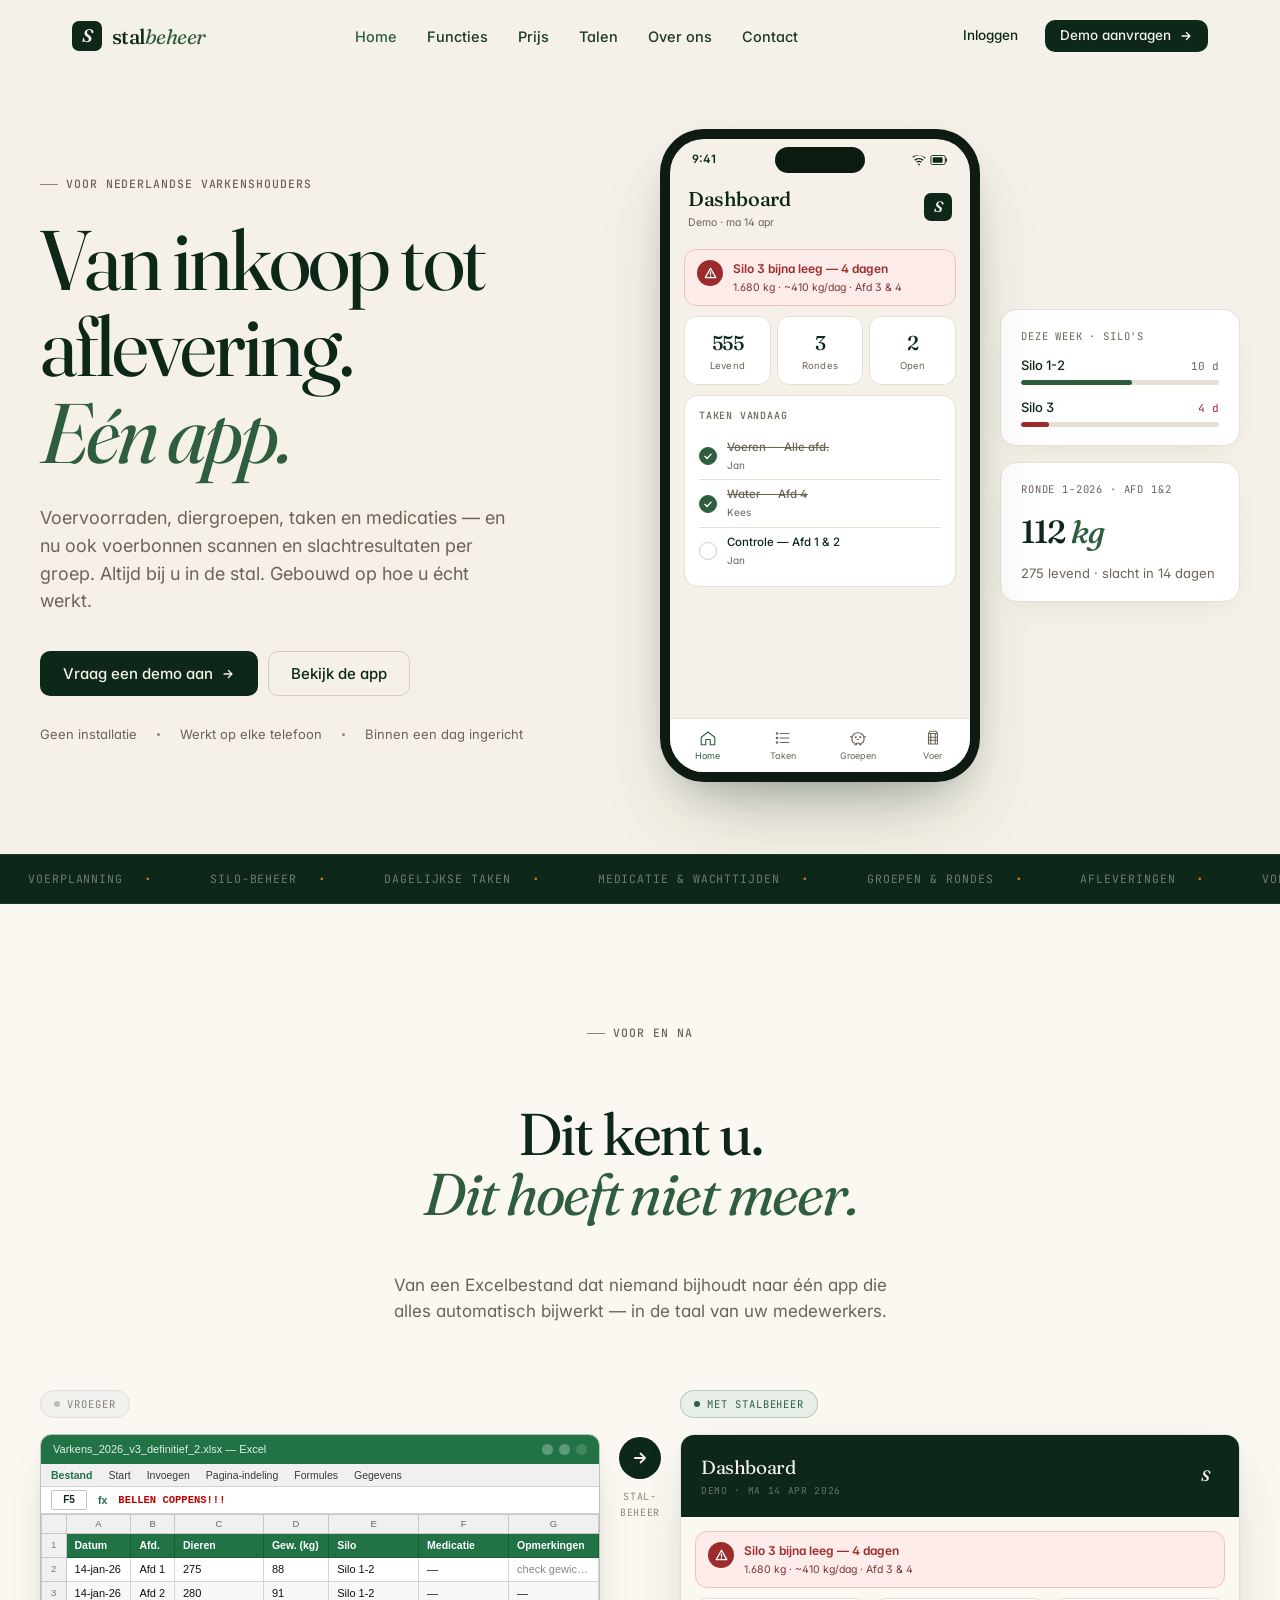
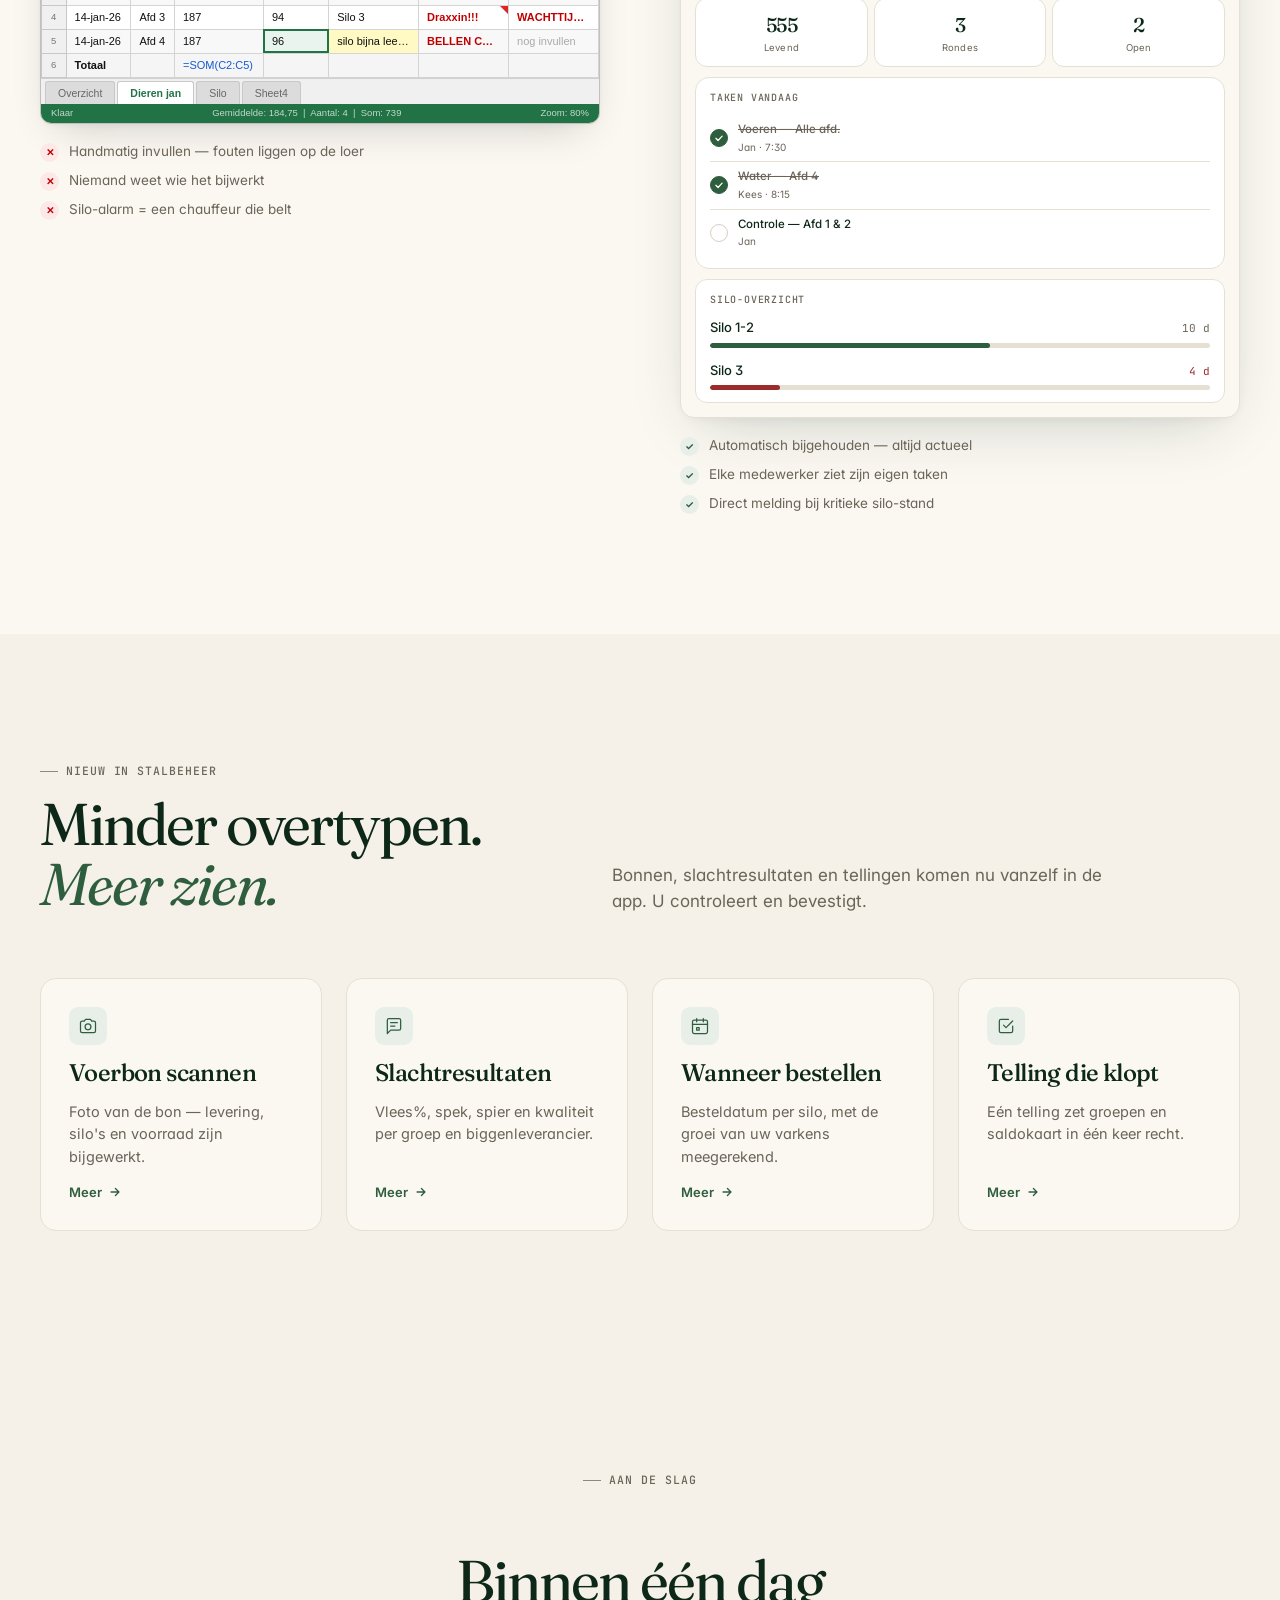
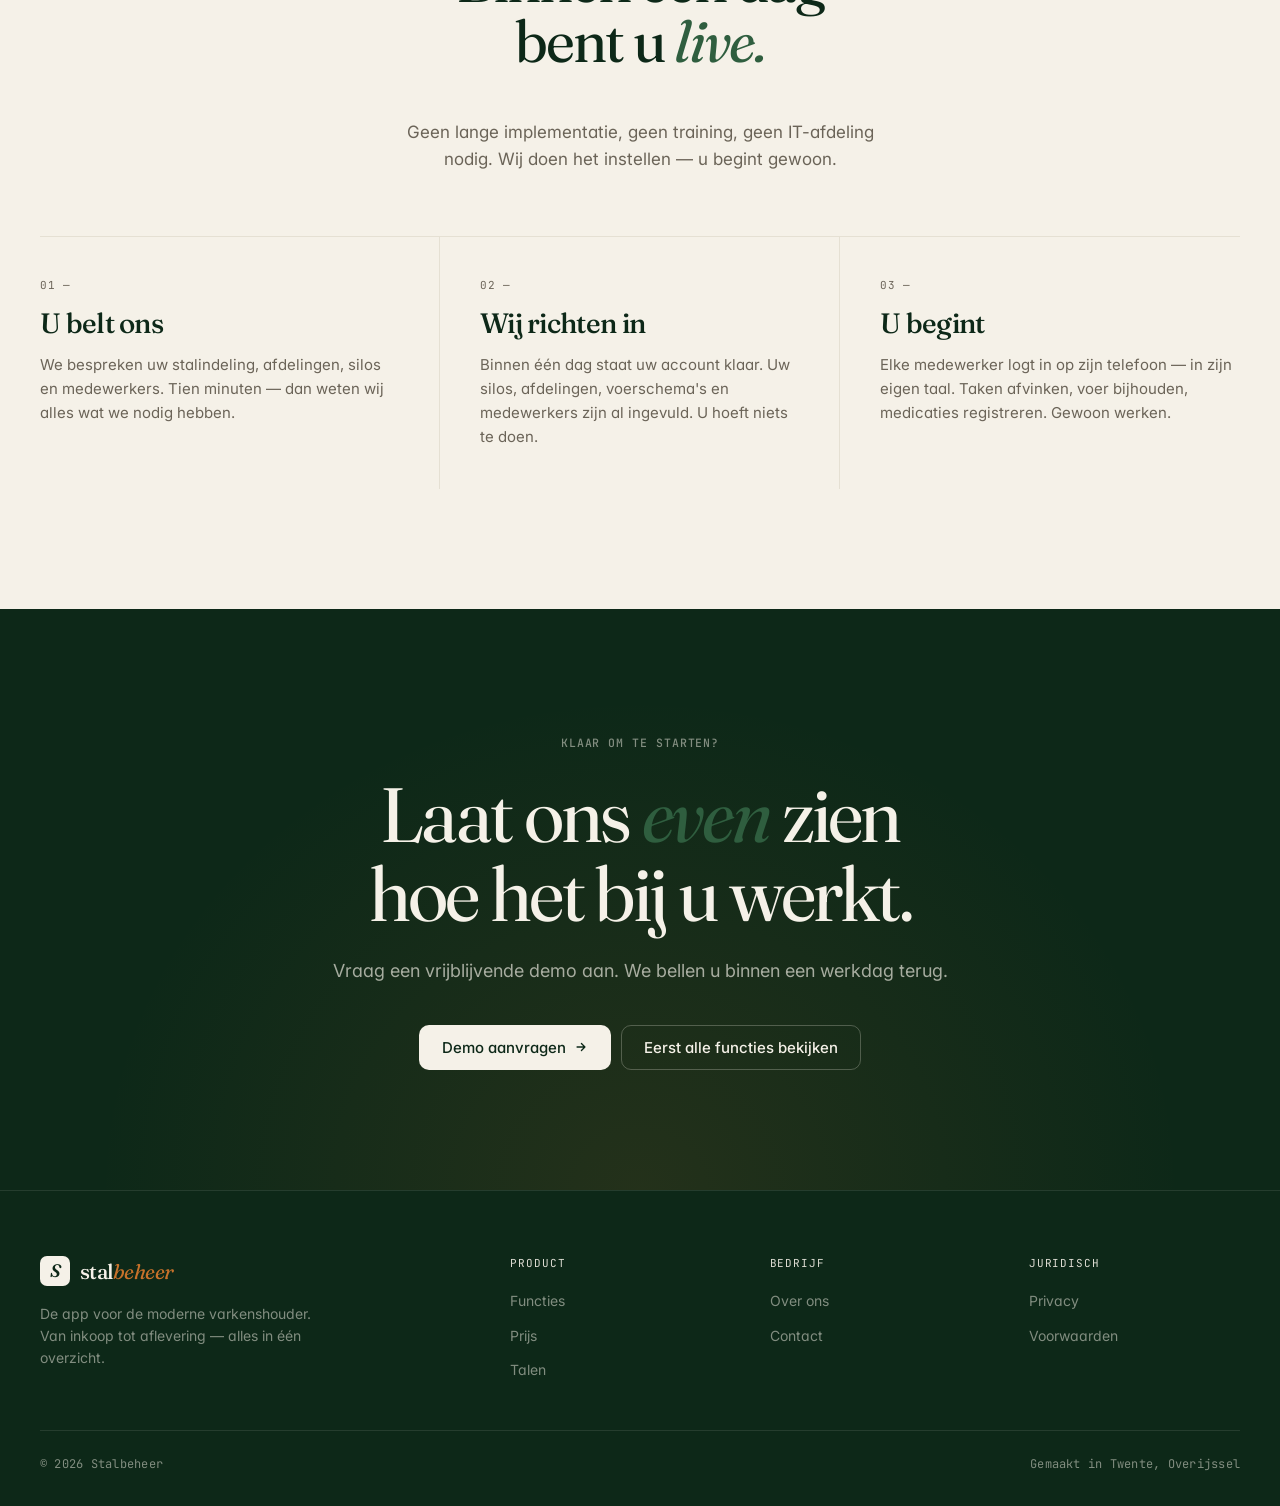
<file: index.html>
<!DOCTYPE html>
<html lang="nl">
<head>
<meta charset="UTF-8">
<meta name="viewport" content="width=device-width,initial-scale=1">
<title>Stalbeheer — App voor Varkenshouders | Varkenshouderij Beheer</title>
<meta name="description" content="Stalbeheer is de app voor Nederlandse varkenshouders. Beheer voervoorraden, diergroepen, dagelijkse taken en medicaties — altijd bij u in de stal. Vraag een gratis demo aan.">
<meta name="keywords" content="varkenshouderij app, varkens beheer, stal software, varkenshouder software, varkens administratie, silo beheer, varkenshouderij management, vleesvarkens app, varkenshouderij software nederland">
<meta name="robots" content="index, follow">
<link rel="canonical" href="https://stalbeheer.com/">
<meta property="og:type" content="website">
<meta property="og:url" content="https://stalbeheer.com/">
<meta property="og:title" content="Stalbeheer — App voor Varkenshouders">
<meta property="og:description" content="Beheer voervoorraden, diergroepen, taken en medicaties in één app. Gemaakt voor Nederlandse varkenshouders.">
<meta property="og:locale" content="nl_NL">
<meta name="twitter:card" content="summary_large_image">
<meta name="twitter:title" content="Stalbeheer — App voor Varkenshouders">
<meta name="twitter:description" content="Beheer uw varkenshouderij in één app. Voer, taken, medicaties en groepen — altijd bij u in de stal.">
<link rel="preconnect" href="https://fonts.googleapis.com">
<link rel="preconnect" href="https://fonts.gstatic.com" crossorigin>
<link href="https://fonts.googleapis.com/css2?family=Fraunces:ital,opsz,wght@0,9..144,400;0,9..144,500;0,9..144,600;1,9..144,400;1,9..144,500&family=Inter:wght@400;500;600;700&family=Instrument+Serif:ital@0;1&family=JetBrains+Mono:wght@400;500&display=swap" rel="stylesheet">
<link rel="stylesheet" href="styles.css?v=3">
<style>
/* ── VOOR/NA SECTION ─────────────────────────────────────── */
.voor-na {
  display: grid;
  grid-template-columns: 1fr 80px 1fr;
  gap: 0;
  align-items: start;
  margin-top: 64px;
}

/* Label chips */
.vn-chip {
  display: inline-flex; align-items: center; gap: 7px;
  font-family: var(--mono); font-size: 10.5px; letter-spacing: 0.09em;
  text-transform: uppercase; padding: 5px 13px; border-radius: 99px;
  margin-bottom: 16px;
}
.vn-chip::before {
  content: ''; width: 6px; height: 6px; border-radius: 50%; flex-shrink: 0;
}
.vn-chip-before { background: #f1f1ef; color: #888079; border: 1px solid #e2ddd5; }
.vn-chip-before::before { background: #c0bbb2; }
.vn-chip-after  { background: var(--moss-soft); color: var(--moss); border: 1px solid rgba(47,94,63,.25); }
.vn-chip-after::before  { background: var(--moss); }

/* ── EXCEL MOCK ───────────────────────────────────────────── */
.excel-mock {
  border-radius: 11px; overflow: hidden;
  border: 1px solid #c0c0c0;
  box-shadow: 0 16px 40px -16px rgba(0,0,0,.2), 0 2px 8px -4px rgba(0,0,0,.09);
  background: white;
}
.xls-titlebar {
  background: #217346; color: white;
  padding: 6px 12px;
  display: flex; align-items: center; justify-content: space-between;
  font-size: 11px; font-family: 'Segoe UI', Calibri, Arial, sans-serif;
  user-select: none;
}
.xls-winbtns { display: flex; gap: 6px; }
.xls-winbtn  { width: 11px; height: 11px; border-radius: 50%; background: rgba(255,255,255,.28); }
.xls-menu {
  background: #f0f0f0; border-bottom: 1px solid #d0d0d0;
  padding: 3px 10px; display: flex; gap: 16px;
  font-family: 'Segoe UI', Calibri, Arial, sans-serif; font-size: 10.5px; color: #3a3a3a;
}
.xls-menu span:first-child { color: #217346; font-weight: 700; }
.xls-formulabar {
  background: white; border-bottom: 1px solid #d0d0d0;
  padding: 3px 10px; display: flex; align-items: center; gap: 9px;
  font-family: 'Courier New', monospace; font-size: 10.5px;
}
.xls-cellref {
  min-width: 36px; border: 1px solid #c0c0c0; border-radius: 2px;
  padding: 1px 5px; text-align: center;
  font-family: 'Segoe UI', Calibri, Arial, sans-serif; font-weight: 600; font-size: 10px;
}
.xls-fx { color: #217346; font-family: 'Segoe UI', Calibri, Arial, sans-serif; font-weight: 700; margin: 0 2px; }
.xls-table {
  width: 100%; border-collapse: collapse;
  font-family: Calibri, 'Segoe UI', Arial, sans-serif; font-size: 11px; color: #111;
}
.xls-table .xls-col { background: #f0f0f0; color: #666; text-align: center;
  border: 1px solid #c8c8c8; font-size: 9.5px; width: 18px; padding: 2px 3px; }
.xls-table .xls-rn  { background: #f0f0f0; color: #777; text-align: center;
  border: 1px solid #c8c8c8; font-size: 9.5px; width: 24px; padding: 2px 3px; }
.xls-table .xls-hd  {
  background: #217346; color: white; border: 1px solid #185e34;
  padding: 3px 8px; font-weight: 700; text-align: left; font-size: 10.5px; white-space: nowrap;
}
.xls-table td {
  border: 1px solid #d4d4d4; padding: 3px 8px;
  white-space: nowrap; max-width: 88px; overflow: hidden; text-overflow: ellipsis;
}
.xls-table tr:nth-child(even) td:not(.xls-rn) { background: #f8f8f8; }
.xls-sel   { outline: 2px solid #217346; outline-offset: -2px; background: #e8f4ed !important; }
.xls-yel   { background: #fff9c4 !important; }
.xls-red   { color: #c00000; font-weight: 700; }
.xls-blue  { color: #1558d6; }
.xls-muted { color: #aaa; }
.xls-cmt   { position: relative; }
.xls-cmt::after {
  content: ''; position: absolute; top: 0; right: 0;
  border-style: solid; border-width: 0 8px 8px 0;
  border-color: transparent #dc2626 transparent transparent;
}
.xls-tabs {
  display: flex; background: #f0f0f0; border-top: 1px solid #d0d0d0;
  font-family: 'Segoe UI', Calibri, Arial, sans-serif; font-size: 10.5px;
  padding: 2px 4px 0; gap: 2px;
}
.xls-tab { padding: 3px 12px; border: 1px solid #c8c8c8; border-bottom: none;
  background: #dcdcdc; color: #666; border-radius: 3px 3px 0 0; }
.xls-tab.xls-active { background: white; color: #217346; font-weight: 700; border-bottom-color: white; }
.xls-status {
  background: #217346; color: rgba(255,255,255,.72);
  padding: 2px 10px; font-family: 'Segoe UI', Calibri, Arial, sans-serif;
  font-size: 9.5px; display: flex; justify-content: space-between;
}

/* ── APP MOCK ─────────────────────────────────────────────── */
.app-mock {
  background: var(--paper); border: 1px solid var(--line);
  border-radius: 14px; overflow: hidden;
  box-shadow: 0 20px 60px -20px rgba(13,40,24,.22), 0 4px 16px -8px rgba(13,40,24,.1);
}
.app-mock-header {
  background: var(--ink); padding: 18px 20px;
  display: flex; justify-content: space-between; align-items: center;
}
.app-mock-title { font-family: var(--display); font-size: 19px; letter-spacing: -0.02em; color: var(--cream); }
.app-mock-sub { font-family: var(--mono); font-size: 9.5px; letter-spacing: 0.07em;
  color: rgba(245,241,232,.38); text-transform: uppercase; margin-top: 2px; }
.app-mock-body { padding: 14px; display: flex; flex-direction: column; gap: 10px; }

/* ── LISTS BELOW PANELS ───────────────────────────────────── */
.vn-list { margin-top: 18px; display: flex; flex-direction: column; gap: 9px; }
.vn-list-item { display: flex; align-items: flex-start; gap: 10px;
  font-size: 13.5px; color: var(--mute); line-height: 1.4; }
.vn-icon {
  width: 19px; height: 19px; border-radius: 50%;
  display: grid; place-items: center; flex-shrink: 0; margin-top: 1px;
  font-size: 10px; font-weight: 700;
}
.vn-icon.no  { background: #fde8e8; color: #c00000; }
.vn-icon.yes { background: var(--moss-soft); color: var(--moss); }

/* ── CONNECTOR ────────────────────────────────────────────── */
.vn-connector {
  display: flex; flex-direction: column; align-items: center;
  padding-top: 48px; gap: 10px;
}
.vn-arrow {
  width: 42px; height: 42px; background: var(--ink); border-radius: 50%;
  display: grid; place-items: center;
}
.vn-arrow svg { width: 18px; height: 18px; stroke: var(--cream); stroke-width: 1.6;
  fill: none; stroke-linecap: round; stroke-linejoin: round; }
.vn-connector-label {
  font-family: var(--mono); font-size: 10px; letter-spacing: 0.06em;
  text-transform: uppercase; color: var(--mute-2); text-align: center; line-height: 1.6;
}

/* Responsive voor-na */
@media (max-width: 920px) {
  .voor-na { grid-template-columns: 1fr; gap: 28px; }
  .vn-connector { flex-direction: row; padding-top: 0; justify-content: center; }
  .vn-connector-label { display: none; }
  .vn-arrow { transform: rotate(90deg); }
}
@media (max-width: 560px) {
  .xls-menu { display: none; }
}

/* ── MARQUEE STRIP ────────────────────────────────────────── */
.marquee-strip {
  background: var(--ink);
  overflow: hidden;
  padding: 15px 0;
  border-top: 1px solid rgba(245,241,232,.06);
  border-bottom: 1px solid rgba(245,241,232,.06);
  user-select: none;
}
@keyframes marquee-scroll {
  from { transform: translateX(0); }
  to   { transform: translateX(-50%); }
}
.marquee-track {
  display: flex;
  width: max-content;
  animation: marquee-scroll 32s linear infinite;
}
.marquee-strip:hover .marquee-track { animation-play-state: paused; }
.marquee-item {
  display: inline-flex; align-items: center; gap: 20px;
  font-family: var(--mono); font-size: 11.5px; letter-spacing: 0.08em;
  text-transform: uppercase; color: rgba(245,241,232,.42);
  white-space: nowrap; padding: 0 28px;
}
.marquee-sep {
  color: var(--accent); font-size: 16px; line-height: 1; flex-shrink: 0;
}

/* ── HOE WERKT HET ────────────────────────────────────────── */
.how-grid {
  display: grid; grid-template-columns: repeat(3,1fr);
  gap: 0;
  border-top: 1px solid var(--line);
  margin-top: 56px;
  counter-reset: step;
}
.how-step {
  padding: 40px 40px 40px 0;
  border-right: 1px solid var(--line);
  display: flex; flex-direction: column; gap: 14px;
}
.how-step:last-child { border-right: none; padding-right: 0; padding-left: 40px; }
.how-step:nth-child(2) { padding: 40px; }
.how-step-num {
  font-family: var(--mono); font-size: 11px; letter-spacing: 0.06em;
  color: var(--mute); padding-top: 0;
}
.how-step-num::before {
  counter-increment: step;
  content: "0" counter(step) " — ";
}
.how-step h3 {
  font-family: var(--display); font-size: 28px; font-weight: 500;
  letter-spacing: -0.025em; line-height: 1.12;
}
.how-step p { font-size: 15px; color: var(--mute); line-height: 1.6; }
@media (max-width: 900px) {
  .how-grid { grid-template-columns: 1fr; }
  .how-step, .how-step:nth-child(2), .how-step:last-child {
    padding: 28px 0; border-right: none; border-bottom: 1px solid var(--line);
  }
  .how-step:last-child { border-bottom: none; }
}
</style>
<script type="application/ld+json">
[
  {
    "@context": "https://schema.org",
    "@type": "SoftwareApplication",
    "name": "Stalbeheer",
    "description": "App voor Nederlandse varkenshouders. Beheer voervoorraden, diergroepen, dagelijkse taken en medicaties in één overzicht.",
    "applicationCategory": "BusinessApplication",
    "operatingSystem": "Web, iOS, Android",
    "inLanguage": ["nl","en","de","fr","pl","ro","bg"],
    "url": "https://stalbeheer.com",
    "author": {
      "@type": "Organization",
      "name": "Stalbeheer",
      "url": "https://stalbeheer.com",
      "address": {
        "@type": "PostalAddress",
        "addressLocality": "Twente",
        "addressRegion": "Overijssel",
        "addressCountry": "NL"
      },
      "telephone": "+31657002985",
      "email": "ehfsonder@gmail.com"
    }
  },
  {
    "@context": "https://schema.org",
    "@type": "LocalBusiness",
    "name": "Stalbeheer",
    "description": "Software voor varkenshouders uit Twente. Beheer uw varkenshouderij in één app.",
    "url": "https://stalbeheer.com",
    "telephone": "+31657002985",
    "email": "ehfsonder@gmail.com",
    "address": {
      "@type": "PostalAddress",
      "addressLocality": "Twente",
      "addressRegion": "Overijssel",
      "addressCountry": "NL"
    },
    "areaServed": "NL",
    "sameAs": []
  },
  {
    "@context": "https://schema.org",
    "@type": "FAQPage",
    "mainEntity": [
      {
        "@type": "Question",
        "name": "Wat is Stalbeheer?",
        "acceptedAnswer": {
          "@type": "Answer",
          "text": "Stalbeheer is een app voor varkenshouders. U beheert er voervoorraden, diergroepen, dagelijkse taken en medicaties mee — altijd bij u in de stal, op elke telefoon."
        }
      },
      {
        "@type": "Question",
        "name": "Moet ik iets installeren?",
        "acceptedAnswer": {
          "@type": "Answer",
          "text": "Nee. Stalbeheer werkt in de browser van elke smartphone. Geen app-download nodig."
        }
      },
      {
        "@type": "Question",
        "name": "Hoe snel kan ik beginnen?",
        "acceptedAnswer": {
          "@type": "Answer",
          "text": "Wij richten uw account in binnen één dag. U hoeft zelf niets in te stellen."
        }
      }
    ]
  }
]
</script>
</head>
<body>
<div data-nav></div>

<section class="hero hero-v1" data-variant="v1">
  <div class="hero-inner">
    <div class="hero-grid">
      <div class="hero-copy">
        <div class="eyebrow" data-anim style="--i:0">Voor Nederlandse varkenshouders</div>
        <h1 data-anim style="--i:1">Van inkoop tot aflevering.<br><em>Eén app.</em></h1>
        <p class="hero-sub" data-anim style="--i:2">
          Voervoorraden, diergroepen, taken en medicaties — en nu ook voerbonnen scannen en slachtresultaten per groep. Altijd bij u in de stal. Gebouwd op hoe u écht werkt.
        </p>
        <div class="hero-cta-row" data-anim style="--i:3">
          <a href="contact.html" class="btn btn-primary btn-lg">Vraag een demo aan <svg><use href="#i-arrow"/></svg></a>
          <a href="functies.html" class="btn btn-secondary btn-lg">Bekijk de app</a>
        </div>
        <div class="hero-meta-row" data-anim style="--i:4">
          <span>Geen installatie</span><span class="dot"></span>
          <span>Werkt op elke telefoon</span><span class="dot"></span>
          <span>Binnen een dag ingericht</span>
        </div>
      </div>

      <div class="hero-product" data-anim style="--i:5">
        <div class="phone">
          <div class="phone-notch"></div>
          <div class="phone-screen">
            <div class="ph-status"><span>9:41</span><div class="ph-status-right"><svg><use href="#i-wifi"/></svg><svg viewBox="0 0 20 12" style="width:18px;height:12px"><use href="#i-battery"/></svg></div></div>
            <div class="ph-header">
              <div><div class="ph-h-title">Dashboard</div><div class="ph-h-sub">Demo · ma 14 apr</div></div>
              <div class="ph-logo">S</div>
            </div>
            <div class="ph-body">
              <div class="ph-alert">
                <div class="ph-alert-icon"><svg><use href="#i-alert"/></svg></div>
                <div><div class="ph-alert-title">Silo 3 bijna leeg — 4 dagen</div><div class="ph-alert-sub">1.680 kg · ~410 kg/dag · Afd 3 &amp; 4</div></div>
              </div>
              <div class="ph-stats">
                <div class="ph-stat"><div class="ph-stat-v">555</div><div class="ph-stat-l">Levend</div></div>
                <div class="ph-stat"><div class="ph-stat-v">3</div><div class="ph-stat-l">Rondes</div></div>
                <div class="ph-stat"><div class="ph-stat-v">2</div><div class="ph-stat-l">Open</div></div>
              </div>
              <div class="ph-card">
                <div class="ph-card-title">Taken vandaag</div>
                <div class="ph-task"><div class="ph-check done"><svg><use href="#i-check"/></svg></div><div><div class="ph-task-title done">Voeren — Alle afd.</div><div class="ph-task-meta">Jan</div></div></div>
                <div class="ph-task"><div class="ph-check done"><svg><use href="#i-check"/></svg></div><div><div class="ph-task-title done">Water — Afd 4</div><div class="ph-task-meta">Kees</div></div></div>
                <div class="ph-task"><div class="ph-check"></div><div><div class="ph-task-title">Controle — Afd 1 &amp; 2</div><div class="ph-task-meta">Jan</div></div></div>
              </div>
            </div>
            <div class="ph-bottom">
              <div class="ph-nav-item active"><svg><use href="#i-home"/></svg><span>Home</span></div>
              <div class="ph-nav-item"><svg><use href="#i-list"/></svg><span>Taken</span></div>
              <div class="ph-nav-item"><svg><use href="#i-pig"/></svg><span>Groepen</span></div>
              <div class="ph-nav-item"><svg><use href="#i-silo"/></svg><span>Voer</span></div>
            </div>
          </div>
        </div>

        <div class="hero-sidecards">
          <div class="side-card">
            <div class="side-card-label">Deze week · Silo's</div>
            <div class="silo-mini">
              <div class="silo-row"><div class="silo-row-top"><span class="silo-name">Silo 1-2</span><span class="silo-days">10 d</span></div><div class="silo-bar"><div class="silo-bar-fill ok" style="width:56%"></div></div></div>
              <div class="silo-row"><div class="silo-row-top"><span class="silo-name">Silo 3</span><span class="silo-days" style="color:var(--danger)">4 d</span></div><div class="silo-bar"><div class="silo-bar-fill crit" style="width:14%"></div></div></div>
            </div>
          </div>
          <div class="side-card">
            <div class="side-card-label">Ronde 1-2026 · Afd 1&amp;2</div>
            <div class="side-card-v">112 <em>kg</em></div>
            <div class="side-card-sub">275 levend · slacht in 14 dagen</div>
          </div>
        </div>
      </div>
    </div>
  </div>
</section>

<div class="marquee-strip" aria-hidden="true">
  <div class="marquee-track">
    <!-- Set 1 -->
    <span class="marquee-item">Voerplanning <span class="marquee-sep">·</span></span>
    <span class="marquee-item">Silo-beheer <span class="marquee-sep">·</span></span>
    <span class="marquee-item">Dagelijkse taken <span class="marquee-sep">·</span></span>
    <span class="marquee-item">Medicatie &amp; wachttijden <span class="marquee-sep">·</span></span>
    <span class="marquee-item">Groepen &amp; rondes <span class="marquee-sep">·</span></span>
    <span class="marquee-item">Afleveringen <span class="marquee-sep">·</span></span>
    <span class="marquee-item">Voerbon scannen <span class="marquee-sep">·</span></span>
    <span class="marquee-item">Slachtresultaten <span class="marquee-sep">·</span></span>
    <span class="marquee-item">Besteldatum per silo <span class="marquee-sep">·</span></span>
    <span class="marquee-item">7 talen <span class="marquee-sep">·</span></span>
    <span class="marquee-item">Geen installatie <span class="marquee-sep">·</span></span>
    <span class="marquee-item">Binnen één dag ingericht <span class="marquee-sep">·</span></span>
    <span class="marquee-item">Werkt op elke telefoon <span class="marquee-sep">·</span></span>
    <span class="marquee-item">Gemaakt voor varkenshouders <span class="marquee-sep">·</span></span>
    <!-- Set 2 (duplicate for seamless loop) -->
    <span class="marquee-item">Voerplanning <span class="marquee-sep">·</span></span>
    <span class="marquee-item">Silo-beheer <span class="marquee-sep">·</span></span>
    <span class="marquee-item">Dagelijkse taken <span class="marquee-sep">·</span></span>
    <span class="marquee-item">Medicatie &amp; wachttijden <span class="marquee-sep">·</span></span>
    <span class="marquee-item">Groepen &amp; rondes <span class="marquee-sep">·</span></span>
    <span class="marquee-item">Afleveringen <span class="marquee-sep">·</span></span>
    <span class="marquee-item">Voerbon scannen <span class="marquee-sep">·</span></span>
    <span class="marquee-item">Slachtresultaten <span class="marquee-sep">·</span></span>
    <span class="marquee-item">Besteldatum per silo <span class="marquee-sep">·</span></span>
    <span class="marquee-item">7 talen <span class="marquee-sep">·</span></span>
    <span class="marquee-item">Geen installatie <span class="marquee-sep">·</span></span>
    <span class="marquee-item">Binnen één dag ingericht <span class="marquee-sep">·</span></span>
    <span class="marquee-item">Werkt op elke telefoon <span class="marquee-sep">·</span></span>
    <span class="marquee-item">Gemaakt voor varkenshouders <span class="marquee-sep">·</span></span>
  </div>
</div>

<!-- ── VOOR / NA ─────────────────────────────────────────── -->
<section class="section on-paper">
  <div class="section-inner">
    <div class="section-head center" data-anim>
      <div class="eyebrow">Voor en na</div>
      <h2>Dit kent u.<br><em>Dit hoeft niet meer.</em></h2>
      <p class="intro">Van een Excelbestand dat niemand bijhoudt naar één app die alles automatisch bijwerkt — in de taal van uw medewerkers.</p>
    </div>

    <div class="voor-na">

      <!-- ══ BEFORE: EXCEL ══ -->
      <div data-anim style="--i:0">
        <div class="vn-chip vn-chip-before">Vroeger</div>

        <div class="excel-mock">
          <div class="xls-titlebar">
            <span style="opacity:.88">Varkens_2026_v3_definitief_2.xlsx — Excel</span>
            <div class="xls-winbtns"><div class="xls-winbtn"></div><div class="xls-winbtn"></div><div class="xls-winbtn" style="background:rgba(255,255,255,.14)"></div></div>
          </div>
          <div class="xls-menu">
            <span>Bestand</span><span>Start</span><span>Invoegen</span><span>Pagina-indeling</span><span>Formules</span><span>Gegevens</span>
          </div>
          <div class="xls-formulabar">
            <span class="xls-cellref">F5</span>
            <span class="xls-fx">fx</span>
            <span class="xls-red">BELLEN COPPENS!!!</span>
          </div>
          <div style="overflow-x:auto">
            <table class="xls-table">
              <thead>
                <tr>
                  <td class="xls-rn"></td>
                  <td class="xls-col">A</td><td class="xls-col">B</td><td class="xls-col">C</td>
                  <td class="xls-col">D</td><td class="xls-col">E</td><td class="xls-col">F</td><td class="xls-col">G</td>
                </tr>
                <tr>
                  <td class="xls-rn">1</td>
                  <th class="xls-hd">Datum</th><th class="xls-hd">Afd.</th><th class="xls-hd">Dieren</th>
                  <th class="xls-hd">Gew. (kg)</th><th class="xls-hd">Silo</th><th class="xls-hd">Medicatie</th><th class="xls-hd">Opmerkingen</th>
                </tr>
              </thead>
              <tbody>
                <tr>
                  <td class="xls-rn">2</td>
                  <td>14-jan-26</td><td>Afd 1</td><td>275</td><td>88</td><td>Silo 1-2</td><td>—</td><td style="color:#888">check gewicht?</td>
                </tr>
                <tr>
                  <td class="xls-rn">3</td>
                  <td>14-jan-26</td><td>Afd 2</td><td>280</td><td>91</td><td>Silo 1-2</td><td>—</td><td>—</td>
                </tr>
                <tr>
                  <td class="xls-rn">4</td>
                  <td>14-jan-26</td><td>Afd 3</td><td>187</td><td>94</td><td>Silo 3</td>
                  <td class="xls-red xls-cmt">Draxxin!!!</td>
                  <td class="xls-red">WACHTTIJD 14 apr</td>
                </tr>
                <tr>
                  <td class="xls-rn">5</td>
                  <td>14-jan-26</td><td>Afd 4</td><td>187</td>
                  <td class="xls-sel">96</td>
                  <td class="xls-yel">silo bijna leeg!!!</td>
                  <td class="xls-red">BELLEN COPPENS!!!</td>
                  <td class="xls-muted">nog invullen</td>
                </tr>
                <tr style="background:#f5f5f5">
                  <td class="xls-rn">6</td>
                  <td style="font-weight:700">Totaal</td><td></td>
                  <td class="xls-blue">=SOM(C2:C5)</td>
                  <td></td><td></td><td></td><td></td>
                </tr>
              </tbody>
            </table>
          </div>
          <div class="xls-tabs">
            <div class="xls-tab">Overzicht</div>
            <div class="xls-tab xls-active">Dieren jan</div>
            <div class="xls-tab">Silo</div>
            <div class="xls-tab xls-muted">Sheet4</div>
          </div>
          <div class="xls-status">
            <span>Klaar</span>
            <span>Gemiddelde: 184,75 &nbsp;|&nbsp; Aantal: 4 &nbsp;|&nbsp; Som: 739</span>
            <span>Zoom: 80%</span>
          </div>
        </div>

        <div class="vn-list">
          <div class="vn-list-item"><div class="vn-icon no">✕</div><span>Handmatig invullen — fouten liggen op de loer</span></div>
          <div class="vn-list-item"><div class="vn-icon no">✕</div><span>Niemand weet wie het bijwerkt</span></div>
          <div class="vn-list-item"><div class="vn-icon no">✕</div><span>Silo-alarm = een chauffeur die belt</span></div>
        </div>
      </div>

      <!-- ══ CONNECTOR ══ -->
      <div class="vn-connector">
        <div class="vn-arrow">
          <svg viewBox="0 0 16 16"><path d="M3.5 8h9M8.5 4l4 4-4 4"/></svg>
        </div>
        <div class="vn-connector-label">Stal-<br>beheer</div>
      </div>

      <!-- ══ AFTER: APP ══ -->
      <div data-anim style="--i:1">
        <div class="vn-chip vn-chip-after">Met Stalbeheer</div>

        <div class="app-mock">
          <div class="app-mock-header">
            <div>
              <div class="app-mock-title">Dashboard</div>
              <div class="app-mock-sub">Demo · ma 14 apr 2026</div>
            </div>
            <div class="ph-logo">S</div>
          </div>
          <div class="app-mock-body">
            <div class="ph-alert">
              <div class="ph-alert-icon"><svg><use href="#i-alert"/></svg></div>
              <div>
                <div class="ph-alert-title">Silo 3 bijna leeg — 4 dagen</div>
                <div class="ph-alert-sub">1.680 kg · ~410 kg/dag · Afd 3 &amp; 4</div>
              </div>
            </div>
            <div class="ph-stats">
              <div class="ph-stat"><div class="ph-stat-v">555</div><div class="ph-stat-l">Levend</div></div>
              <div class="ph-stat"><div class="ph-stat-v">3</div><div class="ph-stat-l">Rondes</div></div>
              <div class="ph-stat"><div class="ph-stat-v">2</div><div class="ph-stat-l">Open</div></div>
            </div>
            <div class="ph-card">
              <div class="ph-card-title">Taken vandaag</div>
              <div class="ph-task"><div class="ph-check done"><svg><use href="#i-check"/></svg></div><div><div class="ph-task-title done">Voeren — Alle afd.</div><div class="ph-task-meta">Jan · 7:30</div></div></div>
              <div class="ph-task"><div class="ph-check done"><svg><use href="#i-check"/></svg></div><div><div class="ph-task-title done">Water — Afd 4</div><div class="ph-task-meta">Kees · 8:15</div></div></div>
              <div class="ph-task"><div class="ph-check"></div><div><div class="ph-task-title">Controle — Afd 1 &amp; 2</div><div class="ph-task-meta">Jan</div></div></div>
            </div>
            <div style="background:white;border:1px solid var(--line);border-radius:12px;padding:12px 14px">
              <div class="ph-card-title">Silo-overzicht</div>
              <div class="silo-mini">
                <div class="silo-row"><div class="silo-row-top"><span class="silo-name">Silo 1-2</span><span class="silo-days">10 d</span></div><div class="silo-bar"><div class="silo-bar-fill ok" style="width:56%"></div></div></div>
                <div class="silo-row"><div class="silo-row-top"><span class="silo-name">Silo 3</span><span class="silo-days" style="color:var(--danger)">4 d</span></div><div class="silo-bar"><div class="silo-bar-fill crit" style="width:14%"></div></div></div>
              </div>
            </div>
          </div>
        </div>

        <div class="vn-list">
          <div class="vn-list-item"><div class="vn-icon yes">✓</div><span>Automatisch bijgehouden — altijd actueel</span></div>
          <div class="vn-list-item"><div class="vn-icon yes">✓</div><span>Elke medewerker ziet zijn eigen taken</span></div>
          <div class="vn-list-item"><div class="vn-icon yes">✓</div><span>Direct melding bij kritieke silo-stand</span></div>
        </div>
      </div>

    </div>
  </div>
</section>

<!-- ── HOE WERKT HET ───────────────────────────────────────── -->
<!-- ── NIEUW ─────────────────────────────────────────────── -->
<section class="section">
  <div class="section-inner">
    <div class="section-head">
      <div>
        <div class="eyebrow" data-anim>Nieuw in Stalbeheer</div>
        <h2 data-anim>Minder overtypen.<br><em>Meer zien.</em></h2>
      </div>
      <p class="intro" data-anim>Bonnen, slachtresultaten en tellingen komen nu vanzelf in de app. U controleert en bevestigt.</p>
    </div>
    <div class="feature-grid">
      <a class="feat kwart" href="functies.html#nieuw" data-anim><div class="feat-icon"><svg><use href="#i-camera"/></svg></div><h3>Voerbon scannen</h3><p>Foto van de bon — levering, silo's en voorraad zijn bijgewerkt.</p><span class="feat-more">Meer <svg><use href="#i-arrow"/></svg></span></a>
      <a class="feat kwart" href="functies.html#nieuw" data-anim><div class="feat-icon"><svg><use href="#i-sms"/></svg></div><h3>Slachtresultaten</h3><p>Vlees%, spek, spier en kwaliteit per groep en biggenleverancier.</p><span class="feat-more">Meer <svg><use href="#i-arrow"/></svg></span></a>
      <a class="feat kwart" href="functies.html#nieuw" data-anim><div class="feat-icon"><svg><use href="#i-calendar"/></svg></div><h3>Wanneer bestellen</h3><p>Besteldatum per silo, met de groei van uw varkens meegerekend.</p><span class="feat-more">Meer <svg><use href="#i-arrow"/></svg></span></a>
      <a class="feat kwart" href="functies.html#nieuw" data-anim><div class="feat-icon"><svg><use href="#i-scale"/></svg></div><h3>Telling die klopt</h3><p>Eén telling zet groepen en saldokaart in één keer recht.</p><span class="feat-more">Meer <svg><use href="#i-arrow"/></svg></span></a>
    </div>
  </div>
</section>

<section class="section">
  <div class="section-inner">
    <div class="section-head center" data-anim>
      <div class="eyebrow">Aan de slag</div>
      <h2>Binnen één dag<br>bent u <em>live.</em></h2>
      <p class="intro">Geen lange implementatie, geen training, geen IT-afdeling nodig. Wij doen het instellen — u begint gewoon.</p>
    </div>

    <div class="how-grid" data-stagger>
      <div class="how-step">
        <div class="how-step-num"></div>
        <h3>U belt ons</h3>
        <p>We bespreken uw stalindeling, afdelingen, silos en medewerkers. Tien minuten — dan weten wij alles wat we nodig hebben.</p>
      </div>
      <div class="how-step">
        <div class="how-step-num"></div>
        <h3>Wij richten in</h3>
        <p>Binnen één dag staat uw account klaar. Uw silos, afdelingen, voerschema's en medewerkers zijn al ingevuld. U hoeft niets te doen.</p>
      </div>
      <div class="how-step">
        <div class="how-step-num"></div>
        <h3>U begint</h3>
        <p>Elke medewerker logt in op zijn telefoon — in zijn eigen taal. Taken afvinken, voer bijhouden, medicaties registreren. Gewoon werken.</p>
      </div>
    </div>
  </div>
</section>

<section class="final-cta">
  <div class="final-cta-inner">
    <div class="eyebrow bare" style="color:rgba(245,241,232,.5);justify-content:center;margin-bottom:24px" data-anim>Klaar om te starten?</div>
    <h2 data-anim>Laat ons <em>even</em> zien<br>hoe het bij u werkt.</h2>
    <p data-anim>Vraag een vrijblijvende demo aan. We bellen u binnen een werkdag terug.</p>
    <div class="hero-cta-row" style="justify-content:center" data-anim>
      <a href="contact.html" class="btn btn-primary btn-lg">Demo aanvragen <svg><use href="#i-arrow"/></svg></a>
      <a href="functies.html" class="btn btn-secondary btn-lg">Eerst alle functies bekijken</a>
    </div>
  </div>
</section>

<div data-footer></div>
<script src="site.js?v=3"></script>
</body>
</html>
</file>
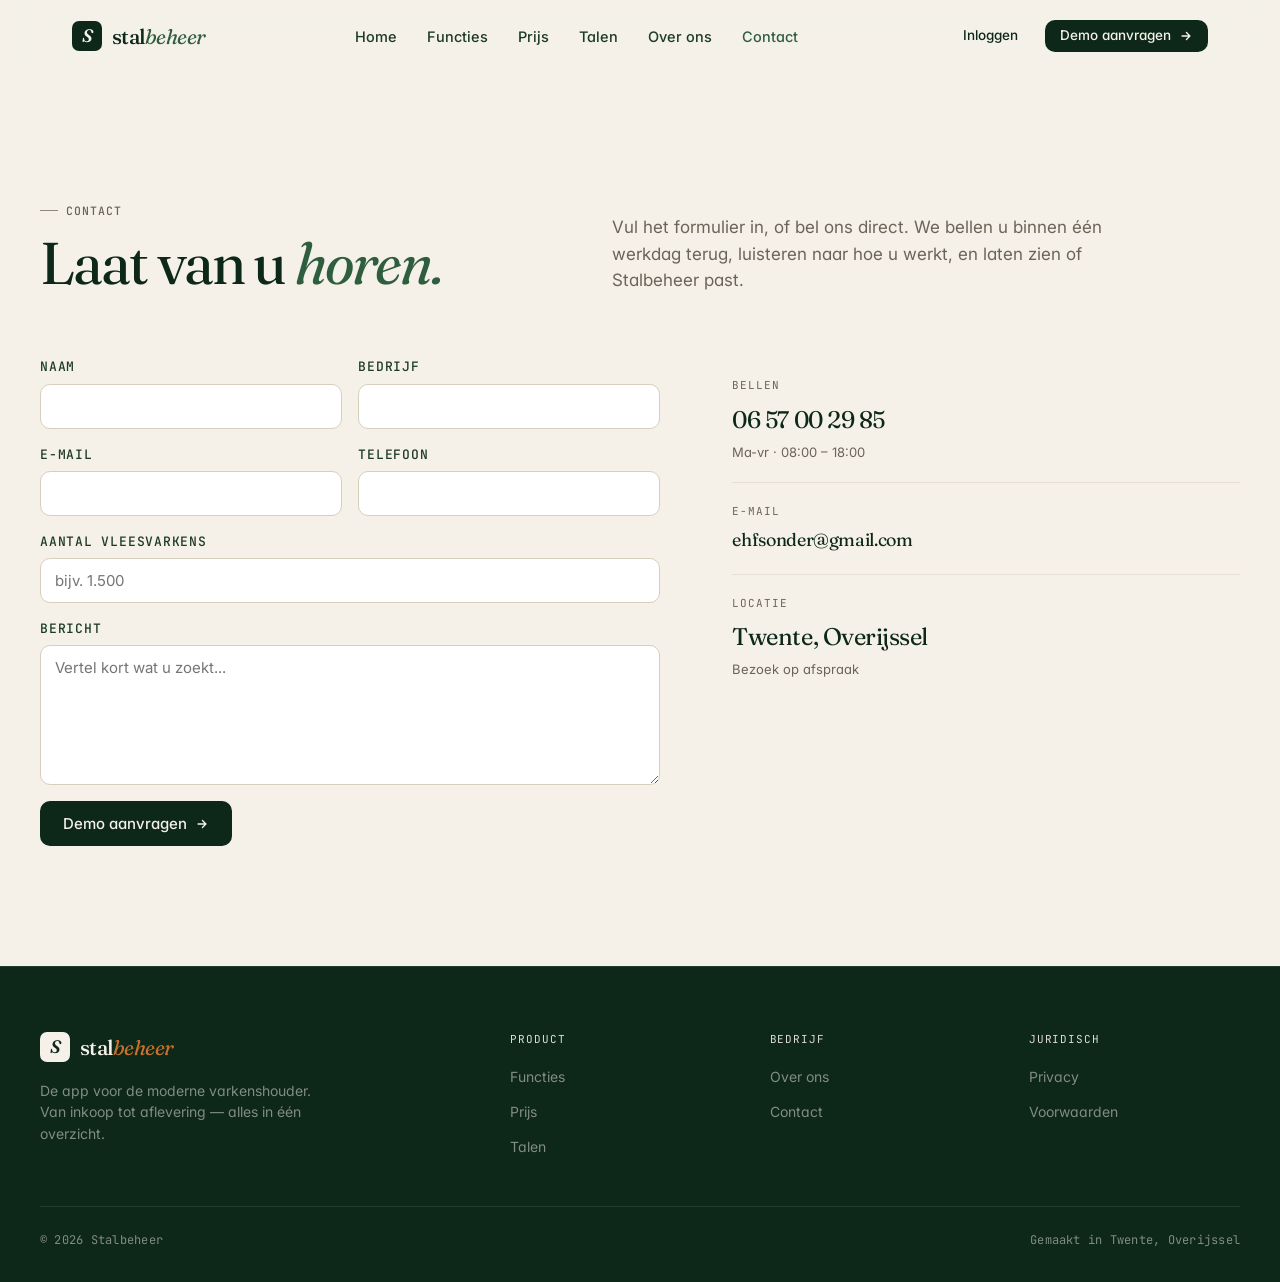
<file: contact.html>
<!DOCTYPE html>
<html lang="nl">
<head>
<meta charset="UTF-8">
<meta name="viewport" content="width=device-width,initial-scale=1">
<title>Contact — Demo aanvragen | Stalbeheer Varkenshouderij App</title>
<meta name="description" content="Vraag een vrijblijvende demo aan voor Stalbeheer. Wij bellen u binnen één werkdag terug en richten uw account in. Telefoon: 06 57 00 29 85.">
<meta name="robots" content="index, follow">
<link rel="canonical" href="https://stalbeheer.com/contact.html">
<meta property="og:type" content="website">
<meta property="og:url" content="https://stalbeheer.com/contact.html">
<meta property="og:title" content="Demo aanvragen — Stalbeheer">
<meta property="og:description" content="Vraag een demo aan voor de varkenshouderij app. Wij bellen u binnen één werkdag terug.">
<meta property="og:locale" content="nl_NL">
<link href="https://fonts.googleapis.com/css2?family=Fraunces:ital,opsz,wght@0,9..144,400;0,9..144,500;0,9..144,600;1,9..144,400;1,9..144,500&family=Inter:wght@400;500;600;700&family=JetBrains+Mono:wght@400;500&display=swap" rel="stylesheet">
<link rel="stylesheet" href="styles.css?v=3">
<style>
.contact-grid { display:grid; grid-template-columns: 1.1fr .9fr; gap: 72px; align-items: start; }
.form-group { display:flex; flex-direction:column; gap:6px; margin-bottom:16px; }
.form-group label { font-size:13px; font-weight:500; color:var(--ink-2); font-family:var(--mono); text-transform:uppercase; letter-spacing:.06em; }
.form-group input, .form-group textarea {
  padding:12px 14px; border:1px solid var(--line-2); border-radius:10px;
  font-size:15px; font-family:inherit; background:white; color:var(--ink);
}
.form-group input:focus, .form-group textarea:focus { outline:none; border-color:var(--ink); }
.form-group textarea { min-height:140px; resize:vertical; }
.form-row { display:grid; grid-template-columns:1fr 1fr; gap:16px; }
.contact-info-item { padding:20px 0; border-bottom:1px solid var(--line); }
.contact-info-item:last-child { border-bottom:none; }
.contact-info-title { font-family:var(--mono); font-size:11px; text-transform:uppercase; letter-spacing:.08em; color:var(--mute); margin-bottom:6px; }
.contact-info-v { font-family:var(--display); font-size:24px; letter-spacing:-.02em; }
@media (max-width:960px) { .contact-grid { grid-template-columns:1fr; } .form-row { grid-template-columns:1fr; gap:0; } }
</style>
</head>
<body>
<div data-nav></div>

<section class="section">
  <div class="section-inner">
    <div class="section-head">
      <div>
        <div class="eyebrow" data-anim>Contact</div>
        <h2 data-anim>Laat van u <em>horen.</em></h2>
      </div>
      <p class="intro" data-anim>
        Vul het formulier in, of bel ons direct. We bellen u binnen één werkdag terug, luisteren naar hoe u werkt, en laten zien of Stalbeheer past.
      </p>
    </div>

    <div class="contact-grid">
      <form data-anim onsubmit="event.preventDefault();this.querySelector('.success').style.display='block';this.querySelector('button').disabled=true">
        <div class="success" style="display:none;background:var(--moss-soft);border:1px solid var(--moss);color:var(--moss);border-radius:10px;padding:14px 18px;font-size:14px;margin-bottom:16px">✓ Bedankt — we nemen binnen één werkdag contact op.</div>
        <div class="form-row">
          <div class="form-group"><label>Naam</label><input type="text" required></div>
          <div class="form-group"><label>Bedrijf</label><input type="text"></div>
        </div>
        <div class="form-row">
          <div class="form-group"><label>E-mail</label><input type="email" required></div>
          <div class="form-group"><label>Telefoon</label><input type="tel"></div>
        </div>
        <div class="form-group"><label>Aantal vleesvarkens</label><input type="text" placeholder="bijv. 1.500"></div>
        <div class="form-group"><label>Bericht</label><textarea placeholder="Vertel kort wat u zoekt..."></textarea></div>
        <button type="submit" class="btn btn-primary btn-lg">Demo aanvragen <svg><use href="#i-arrow"/></svg></button>
      </form>

      <div data-anim>
        <div class="contact-info-item">
          <div class="contact-info-title">Bellen</div>
          <div class="contact-info-v">06 57 00 29 85</div>
          <div style="font-size:13px;color:var(--mute);margin-top:4px">Ma-vr · 08:00 – 18:00</div>
        </div>
        <div class="contact-info-item">
          <div class="contact-info-title">E-mail</div>
          <div class="contact-info-v" style="font-size:18px">ehfsonder@gmail.com</div>
        </div>
        <div class="contact-info-item">
          <div class="contact-info-title">Locatie</div>
          <div class="contact-info-v">Twente, Overijssel</div>
          <div style="font-size:13px;color:var(--mute);margin-top:4px">Bezoek op afspraak</div>
        </div>
      </div>
    </div>
  </div>
</section>

<div data-footer></div>
<script src="site.js?v=3"></script>
</body>
</html>
</file>
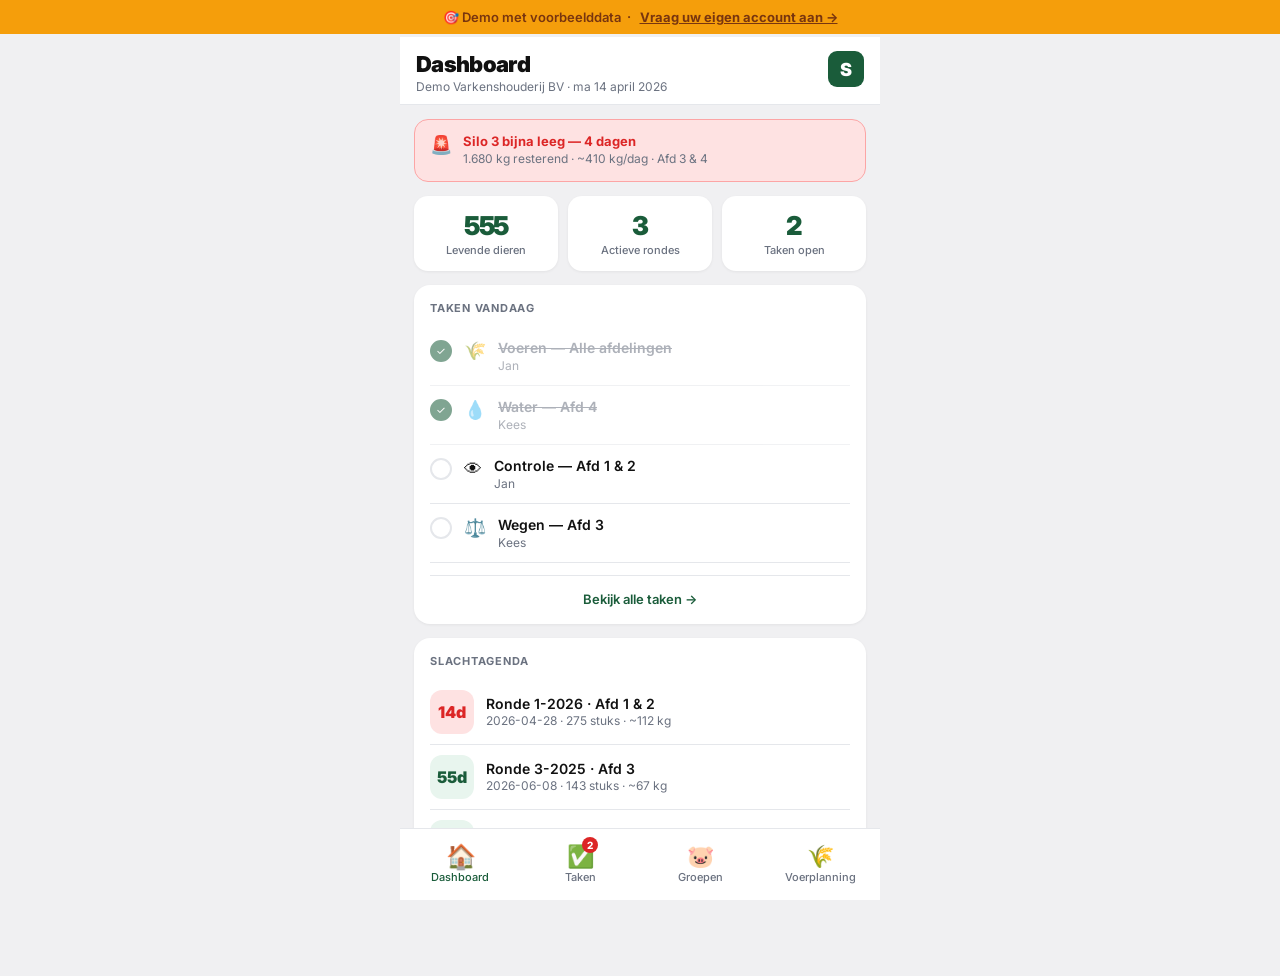
<file: demo-app.html>
<!DOCTYPE html>
<html lang="nl">
<head>
<meta charset="UTF-8">
<meta name="viewport" content="width=device-width, initial-scale=1.0, maximum-scale=1.0, user-scalable=no">
<title>Stalbeheer — Demo</title>
<link href="https://fonts.googleapis.com/css2?family=Inter:wght@400;500;600;700;800;900&display=swap" rel="stylesheet">
<style>
*{box-sizing:border-box;margin:0;padding:0;-webkit-tap-highlight-color:transparent}
body{font-family:'Inter',sans-serif;background:#f0f0f2;color:#111;min-height:100vh;overscroll-behavior:none}
:root{
  --green:#1a5c3a;--green-d:#0f3d27;--green-l:#e8f5ee;
  --amber:#f59e0b;--amber-l:#fef3c7;
  --red:#dc2626;--red-l:#fee2e2;
  --orange:#ea580c;--orange-l:#fff7ed;
  --blue:#2563eb;--blue-l:#eff6ff;
  --gray:#6b7280;--border:#e5e7eb;--bg:#f0f0f2;--card:#fff;
}

.demo-banner{
  position:fixed;top:0;left:0;right:0;z-index:200;
  background:var(--amber);color:#78350f;
  padding:9px 16px;font-size:13px;font-weight:600;
  display:flex;align-items:center;justify-content:center;gap:6px;text-align:center;
}
.demo-banner a{color:#78350f;font-weight:700;text-decoration:underline}

.app-wrap{max-width:480px;margin:0 auto;padding-top:37px;padding-bottom:72px;min-height:100vh}

.app-header{background:var(--card);border-bottom:1px solid var(--border);padding:14px 16px 0;position:sticky;top:37px;z-index:50}
.app-header-row{display:flex;align-items:flex-start;justify-content:space-between;margin-bottom:10px}
.app-title{font-size:22px;font-weight:900;letter-spacing:-.03em}
.app-sub{font-size:12px;color:var(--gray);margin-top:2px}
.app-logo{width:36px;height:36px;background:var(--green);border-radius:9px;display:flex;align-items:center;justify-content:center;font-size:18px;font-weight:900;color:#fff;letter-spacing:-.04em;flex-shrink:0}

.tabs{display:flex}
.tab{flex:1;padding:10px 0;font-size:14px;font-weight:600;color:var(--gray);border:none;background:none;cursor:pointer;border-bottom:2px solid transparent;transition:all .15s;font-family:'Inter',sans-serif}
.tab.active{color:var(--green);border-bottom-color:var(--green)}

.page{display:none}
.page.active{display:block}
.content{padding:14px;display:flex;flex-direction:column;gap:14px}

.card{background:var(--card);border-radius:16px;padding:16px;box-shadow:0 1px 3px rgba(0,0,0,.06)}
.card-title{font-size:11px;font-weight:700;text-transform:uppercase;letter-spacing:.07em;color:var(--gray);margin-bottom:12px}

.alert{border-radius:14px;padding:13px 15px;display:flex;align-items:flex-start;gap:11px;border:1px solid}
.alert.red{background:var(--red-l);border-color:#fca5a5}
.alert.orange{background:var(--orange-l);border-color:#fdba74}
.alert-icon{font-size:18px;flex-shrink:0;margin-top:1px}
.alert-title{font-size:13px;font-weight:700}
.alert-sub{font-size:12px;color:var(--gray);margin-top:2px;line-height:1.4}
.alert.red .alert-title{color:var(--red)}
.alert.orange .alert-title{color:var(--orange)}

.stat-row{display:grid;grid-template-columns:repeat(3,1fr);gap:10px}
.stat-box{background:var(--card);border-radius:14px;padding:14px 10px;text-align:center;box-shadow:0 1px 3px rgba(0,0,0,.06)}
.stat-val{font-size:26px;font-weight:900;letter-spacing:-.04em;color:var(--green)}
.stat-lbl{font-size:11px;color:var(--gray);font-weight:500;margin-top:2px}

.task-item{display:flex;align-items:flex-start;gap:12px;padding:12px 0;border-bottom:1px solid var(--border);cursor:pointer;transition:opacity .15s;user-select:none}
.task-item:last-child{border-bottom:none}
.task-item.done{opacity:.55}
.task-check{width:22px;height:22px;border-radius:50%;border:2px solid var(--border);flex-shrink:0;display:flex;align-items:center;justify-content:center;margin-top:1px;transition:all .2s;font-size:11px;color:#fff}
.task-check.done{background:var(--green);border-color:var(--green)}
.task-icon{font-size:18px;flex-shrink:0;margin-top:1px}
.task-body{flex:1;min-width:0}
.task-title{font-size:14px;font-weight:600}
.task-item.done .task-title{text-decoration:line-through;color:var(--gray)}
.task-meta{font-size:12px;color:var(--gray);margin-top:2px}
.task-note{font-size:12px;color:var(--gray);margin-top:6px;background:var(--bg);padding:6px 8px;border-radius:7px;line-height:1.4}
.type-pill{display:inline-block;font-size:10px;font-weight:700;padding:2px 7px;border-radius:99px;text-transform:uppercase;letter-spacing:.05em;margin-right:4px}
.pill-voeren{background:#dcfce7;color:#15803d}
.pill-water{background:#dbeafe;color:#1d4ed8}
.pill-controle{background:#f3e8ff;color:#7c3aed}
.pill-wegen{background:#fef3c7;color:#92400e}
.pill-td{background:var(--orange-l);color:#c2410c}

.groep-card{background:var(--card);border-radius:16px;padding:16px;box-shadow:0 1px 3px rgba(0,0,0,.06);border-left:4px solid var(--green)}
.groep-card.med{border-left-color:var(--orange)}
.groep-card.slacht{border-left-color:var(--red)}
.groep-naam{font-size:16px;font-weight:800;letter-spacing:-.02em}
.groep-sub{font-size:12px;color:var(--gray);margin-top:2px}
.groep-stats{display:grid;grid-template-columns:repeat(4,1fr);gap:8px;margin-top:14px}
.gs{text-align:center}
.gs-val{font-size:19px;font-weight:800;letter-spacing:-.03em}
.gs-lbl{font-size:10px;color:var(--gray);font-weight:500;margin-top:1px}
.badges{display:flex;flex-wrap:wrap;gap:6px;margin-top:12px}
.badge{display:inline-block;font-size:11px;font-weight:600;padding:4px 10px;border-radius:99px}
.badge.green{background:var(--green-l);color:var(--green)}
.badge.red{background:var(--red-l);color:var(--red)}
.badge.orange{background:var(--orange-l);color:var(--orange)}

.silo-item{padding:12px 0;border-bottom:1px solid var(--border)}
.silo-item:last-child{border-bottom:none}
.silo-top{display:flex;justify-content:space-between;align-items:baseline;margin-bottom:6px}
.silo-naam{font-size:14px;font-weight:700}
.silo-kg{font-size:12px;color:var(--gray)}
.silo-track{height:8px;background:var(--border);border-radius:99px;overflow:hidden}
.silo-fill{height:100%;border-radius:99px}
.silo-fill.ok{background:var(--green)}
.silo-fill.warn{background:var(--amber)}
.silo-fill.crit{background:var(--red)}
.silo-meta{display:flex;justify-content:space-between;font-size:11px;color:var(--gray);margin-top:4px}

.voer-card{background:var(--card);border-radius:16px;padding:16px;box-shadow:0 1px 3px rgba(0,0,0,.06)}
.voer-head{font-size:15px;font-weight:800;letter-spacing:-.02em;margin-bottom:14px;display:flex;justify-content:space-between;align-items:center}
.voer-grid{display:grid;grid-template-columns:1fr 1fr;gap:10px 16px}
.vg-lbl{font-size:11px;color:var(--gray);font-weight:600;text-transform:uppercase;letter-spacing:.05em}
.vg-val{font-size:15px;font-weight:700;margin-top:2px}
.voer-divider{border:none;border-top:1px solid var(--border);margin:14px 0}

.slacht-item{display:flex;align-items:center;gap:12px;padding:10px 0;border-bottom:1px solid var(--border)}
.slacht-item:last-child{border-bottom:none}
.slacht-days{width:44px;height:44px;border-radius:12px;background:var(--green-l);color:var(--green);font-size:16px;font-weight:900;display:flex;align-items:center;justify-content:center;flex-shrink:0}
.slacht-days.urgent{background:var(--red-l);color:var(--red)}
.slacht-name{font-size:14px;font-weight:600}
.slacht-meta{font-size:12px;color:var(--gray);margin-top:1px}

.bottom-nav{position:fixed;bottom:0;left:50%;transform:translateX(-50%);width:100%;max-width:480px;background:#fff;border-top:1px solid var(--border);display:grid;grid-template-columns:repeat(4,1fr);height:72px;z-index:100}
.nav-btn{display:flex;flex-direction:column;align-items:center;justify-content:center;gap:3px;border:none;background:none;cursor:pointer;color:var(--gray);font-size:11px;font-weight:500;font-family:'Inter',sans-serif;position:relative;transition:color .15s;padding:0}
.nav-btn.active{color:var(--green)}
.nav-icon-wrap{font-size:22px;line-height:1;transition:transform .15s}
.nav-btn.active .nav-icon-wrap{transform:scale(1.1)}
.nav-badge{position:absolute;top:8px;right:calc(50% - 18px);background:var(--red);color:#fff;font-size:10px;font-weight:800;min-width:16px;height:16px;border-radius:99px;display:flex;align-items:center;justify-content:center;padding:0 3px}

.toast{position:fixed;bottom:84px;left:50%;transform:translateX(-50%) translateY(8px);background:#111;color:#fff;font-size:13px;font-weight:600;padding:10px 18px;border-radius:99px;opacity:0;transition:opacity .2s,transform .2s;pointer-events:none;white-space:nowrap;z-index:300}
.toast.show{opacity:1;transform:translateX(-50%) translateY(0)}

.link-btn{font-size:13px;font-weight:600;color:var(--green);background:none;border:none;cursor:pointer;font-family:'Inter',sans-serif;padding:0}
</style>
</head>
<body>

<div class="demo-banner">
  🎯 Demo met voorbeelddata &nbsp;·&nbsp; <a href="contact.html">Vraag uw eigen account aan →</a>
</div>

<div class="app-wrap">

  <!-- DASHBOARD -->
  <div id="page-dashboard" class="page active">
    <div class="app-header">
      <div class="app-header-row">
        <div><div class="app-title">Dashboard</div><div class="app-sub">Demo Varkenshouderij BV · ma 14 april 2026</div></div>
        <div class="app-logo">S</div>
      </div>
    </div>
    <div class="content" id="dash-content"></div>
  </div>

  <!-- TAKEN -->
  <div id="page-taken" class="page">
    <div class="app-header">
      <div class="app-header-row" style="margin-bottom:4px">
        <div><div class="app-title">Taken</div><div class="app-sub">Maandag 14 april 2026</div></div>
      </div>
      <div class="tabs">
        <button class="tab active" id="tab-vandaag" onclick="setTaakTab('vandaag')">Vandaag</button>
        <button class="tab" id="tab-komend" onclick="setTaakTab('komend')">Komend</button>
      </div>
    </div>
    <div class="content" id="taken-content"></div>
  </div>

  <!-- GROEPEN -->
  <div id="page-groepen" class="page">
    <div class="app-header">
      <div class="app-header-row">
        <div><div class="app-title">Groepen</div><div class="app-sub">3 actieve rondes · 555 dieren</div></div>
      </div>
    </div>
    <div class="content" id="groepen-content"></div>
  </div>

  <!-- VOERPLANNING -->
  <div id="page-voer" class="page">
    <div class="app-header">
      <div class="app-header-row">
        <div><div class="app-title">Voerplanning</div><div class="app-sub">Actueel schema · silo-koppeling</div></div>
      </div>
    </div>
    <div class="content" id="voer-content"></div>
  </div>

  <!-- NAV -->
  <nav class="bottom-nav">
    <button class="nav-btn active" id="nav-dashboard" onclick="navTo('dashboard')">
      <div class="nav-icon-wrap">🏠</div><span>Dashboard</span>
    </button>
    <button class="nav-btn" id="nav-taken" onclick="navTo('taken')">
      <div class="nav-icon-wrap">✅</div>
      <div id="taken-badge" class="nav-badge" style="display:none"></div>
      <span>Taken</span>
    </button>
    <button class="nav-btn" id="nav-groepen" onclick="navTo('groepen')">
      <div class="nav-icon-wrap">🐷</div><span>Groepen</span>
    </button>
    <button class="nav-btn" id="nav-voer" onclick="navTo('voer')">
      <div class="nav-icon-wrap">🌾</div><span>Voerplanning</span>
    </button>
  </nav>
</div>

<div id="toast" class="toast"></div>

<script>
'use strict';

const GROEPEN = [
  {id:'g1',naam:'Ronde 1-2026',afd:'Afd 1 & 2',leverancier:'Van den Berg',
   inkoop:'2026-01-05',aantal:280,sterfte:5,gewicht:112,slacht:'2026-04-28',
   week:15,voer:'Afmest 2',kgDier:2.9},
  {id:'g2',naam:'Ronde 3-2025',afd:'Afd 3',leverancier:'Hendriksen Biggen',
   inkoop:'2026-02-16',aantal:145,sterfte:2,gewicht:67,slacht:'2026-06-08',
   week:9,voer:'Groei 2',kgDier:2.1,medicatie:'Draxxin · vrijgave 27 mei'},
  {id:'g3',naam:'Ronde 4-2025',afd:'Afd 4',leverancier:'Van den Berg',
   inkoop:'2026-03-23',aantal:138,sterfte:1,gewicht:36,slacht:'2026-07-28',
   week:4,voer:'Opfok B',kgDier:0.9}
];

const SILOS = [
  {naam:'Silo 1-2',cap:15000,huidig:8450,afd:'Afd 1 & 2',verbruik:812,bijgewerkt:'13 april'},
  {naam:'Silo 3',cap:12000,huidig:1680,afd:'Afd 3 & 4',verbruik:410,bijgewerkt:'12 april'}
];

let TAKEN = [
  {id:'t1',type:'voeren',icon:'🌾',label:'Voeren',afd:'Alle afdelingen',persoon:'Jan',dag:'vandaag',gereed:true},
  {id:'t2',type:'water',icon:'💧',label:'Water',afd:'Afd 4',persoon:'Kees',dag:'vandaag',gereed:true},
  {id:'t3',type:'controle',icon:'👁',label:'Controle',afd:'Afd 1 & 2',persoon:'Jan',dag:'vandaag',gereed:false,notitie:'Slacht over 14 dagen — gewichten controleren'},
  {id:'t4',type:'wegen',icon:'⚖️',label:'Wegen',afd:'Afd 3',persoon:'Kees',dag:'vandaag',gereed:false},
  {id:'t5',type:'td',icon:'🔧',label:'Monteur',afd:'Afd 2',persoon:'Monteur',dag:'morgen',gereed:false,notitie:'Drinkbakje defect · unit 12'}
];

const TODAY = '2026-04-14';

function dagenTot(d){return Math.round((new Date(d)-new Date(TODAY))/86400000);}

/* NAV */
let currentPage='dashboard';
function navTo(p){
  document.querySelectorAll('.page').forEach(el=>el.classList.remove('active'));
  document.querySelectorAll('.nav-btn').forEach(el=>el.classList.remove('active'));
  document.getElementById('page-'+p).classList.add('active');
  document.getElementById('nav-'+p).classList.add('active');
  currentPage=p;
  if(p==='dashboard')renderDashboard();
  if(p==='taken')renderTaken(taakTab);
  if(p==='groepen')renderGroepen();
  if(p==='voer')renderVoer();
}

/* TOAST */
let toastT;
function showToast(msg){
  const el=document.getElementById('toast');
  el.textContent=msg;el.classList.add('show');
  clearTimeout(toastT);toastT=setTimeout(()=>el.classList.remove('show'),2000);
}

/* BADGE */
function updateBadge(){
  const n=TAKEN.filter(t=>t.dag==='vandaag'&&!t.gereed).length;
  const b=document.getElementById('taken-badge');
  b.style.display=n?'flex':'none';if(n)b.textContent=n;
}

/* DASHBOARD */
function renderDashboard(){
  const silo=SILOS[1];
  const dagen=Math.floor(silo.huidig/silo.verbruik);
  const open=TAKEN.filter(t=>t.dag==='vandaag'&&!t.gereed).length;
  const totaal=GROEPEN.reduce((s,g)=>s+g.aantal-g.sterfte,0);
  const slachtLijst=[...GROEPEN].map(g=>({...g,d:dagenTot(g.slacht)})).sort((a,b)=>a.d-b.d);

  document.getElementById('dash-content').innerHTML=`
    <div class="alert red">
      <div class="alert-icon">🚨</div>
      <div>
        <div class="alert-title">Silo 3 bijna leeg — ${dagen} dagen</div>
        <div class="alert-sub">${silo.huidig.toLocaleString('nl')} kg resterend · ~${silo.verbruik} kg/dag · ${silo.afd}</div>
      </div>
    </div>
    <div class="stat-row">
      <div class="stat-box"><div class="stat-val">${totaal}</div><div class="stat-lbl">Levende dieren</div></div>
      <div class="stat-box"><div class="stat-val">${GROEPEN.length}</div><div class="stat-lbl">Actieve rondes</div></div>
      <div class="stat-box"><div class="stat-val">${open}</div><div class="stat-lbl">Taken open</div></div>
    </div>
    <div class="card">
      <div class="card-title">Taken vandaag</div>
      ${TAKEN.filter(t=>t.dag==='vandaag').map(t=>`
        <div class="task-item ${t.gereed?'done':''}" style="cursor:default">
          <div class="task-check ${t.gereed?'done':''}">${t.gereed?'✓':''}</div>
          <div class="task-icon">${t.icon}</div>
          <div class="task-body">
            <div class="task-title">${t.label} — ${t.afd}</div>
            <div class="task-meta">${t.persoon}</div>
          </div>
        </div>`).join('')}
      <div style="margin-top:12px;padding-top:12px;border-top:1px solid var(--border);text-align:center">
        <button class="link-btn" onclick="navTo('taken')">Bekijk alle taken →</button>
      </div>
    </div>
    <div class="card">
      <div class="card-title">Slachtagenda</div>
      ${slachtLijst.map(g=>`
        <div class="slacht-item">
          <div class="slacht-days ${g.d<=21?'urgent':''}">${g.d}d</div>
          <div>
            <div class="slacht-name">${g.naam} · ${g.afd}</div>
            <div class="slacht-meta">${g.slacht} · ${g.aantal-g.sterfte} stuks · ~${g.gewicht} kg</div>
          </div>
        </div>`).join('')}
    </div>`;
}

/* TAKEN */
let taakTab='vandaag';
function setTaakTab(tab){
  taakTab=tab;
  document.getElementById('tab-vandaag').classList.toggle('active',tab==='vandaag');
  document.getElementById('tab-komend').classList.toggle('active',tab==='komend');
  renderTaken(tab);
}
function toggleTaak(id){
  const t=TAKEN.find(t=>t.id===id);if(!t)return;
  t.gereed=!t.gereed;
  showToast(t.gereed?'✓ Taak afgerond':'Taak heropend');
  updateBadge();renderTaken(taakTab);
  if(currentPage==='dashboard')renderDashboard();
}
const pillCls={voeren:'pill-voeren',water:'pill-water',controle:'pill-controle',wegen:'pill-wegen',td:'pill-td'};
function renderTaken(tab){
  const lijst=TAKEN.filter(t=>t.dag===tab);
  document.getElementById('taken-content').innerHTML=lijst.length===0
    ?`<div style="text-align:center;padding:40px 0;color:var(--gray);font-size:14px">Geen taken</div>`
    :`<div class="card">${lijst.map(t=>`
      <div class="task-item ${t.gereed?'done':''}" onclick="toggleTaak('${t.id}')">
        <div class="task-check ${t.gereed?'done':''}">${t.gereed?'✓':''}</div>
        <div class="task-icon">${t.icon}</div>
        <div class="task-body">
          <div class="task-title"><span class="type-pill ${pillCls[t.type]||''}">${t.label}</span>${t.afd}</div>
          <div class="task-meta">${t.persoon}</div>
          ${t.notitie?`<div class="task-note">📌 ${t.notitie}</div>`:''}
        </div>
      </div>`).join('')}</div>
      ${tab==='vandaag'?`<p style="text-align:center;font-size:12px;color:var(--gray)">Tik op een taak om af te vinken</p>`:''}`;
}

/* GROEPEN */
function renderGroepen(){
  document.getElementById('groepen-content').innerHTML=GROEPEN.map(g=>{
    const levend=g.aantal-g.sterfte;
    const uitval=((g.sterfte/g.aantal)*100).toFixed(1);
    const d=dagenTot(g.slacht);
    return `<div class="groep-card ${g.medicatie?'med':d<=21?'slacht':''}">
      <div class="groep-naam">${g.naam}</div>
      <div class="groep-sub">${g.afd} · ${g.leverancier}</div>
      <div class="groep-stats">
        <div class="gs"><div class="gs-val">W${g.week}</div><div class="gs-lbl">Week</div></div>
        <div class="gs"><div class="gs-val">${levend}</div><div class="gs-lbl">Levend</div></div>
        <div class="gs"><div class="gs-val">${g.gewicht}</div><div class="gs-lbl">kg gem.</div></div>
        <div class="gs"><div class="gs-val">${uitval}%</div><div class="gs-lbl">Uitval</div></div>
      </div>
      <div class="badges">
        <span class="badge ${d<=21?'red':'green'}">🔪 Slacht ${d} dagen · ${g.slacht}</span>
        ${g.medicatie?`<span class="badge orange">⚠️ ${g.medicatie}</span>`:''}
      </div>
    </div>`;
  }).join('');
}

/* VOERPLANNING */
function renderVoer(){
  const siloHTML=SILOS.map(s=>{
    const pct=Math.round(s.huidig/s.cap*100);
    const d=Math.floor(s.huidig/s.verbruik);
    const cls=d<=3?'crit':d<=7?'warn':'ok';
    const statusTxt=cls==='crit'?`🚨 Kritiek — ${d} dagen`:cls==='warn'?`⚠️ Let op — ${d} dagen`:`✓ ${d} dagen`;
    return `<div class="silo-item">
      <div class="silo-top"><div class="silo-naam">${s.naam}</div><div class="silo-kg">${s.huidig.toLocaleString('nl')} / ${s.cap.toLocaleString('nl')} kg</div></div>
      <div class="silo-track"><div class="silo-fill ${cls}" style="width:${pct}%"></div></div>
      <div class="silo-meta"><span>${s.afd}</span><span style="font-weight:700;color:${cls==='crit'?'var(--red)':cls==='warn'?'var(--orange)':'var(--green)'}">${statusTxt}</span></div>
    </div>`;
  }).join('');

  const voerHTML=GROEPEN.map(g=>{
    const levend=g.aantal-g.sterfte;
    const totaal=Math.round(g.kgDier*levend);
    return `<div class="voer-card">
      <div class="voer-head"><span>${g.afd}</span><span style="font-size:13px;color:var(--gray);font-weight:600">${g.naam}</span></div>
      <div class="voer-grid">
        <div><div class="vg-lbl">Voerschema</div><div class="vg-val">${g.voer}</div></div>
        <div><div class="vg-lbl">Week</div><div class="vg-val">Week ${g.week}</div></div>
        <div><div class="vg-lbl">Kg / dier / dag</div><div class="vg-val">${g.kgDier} kg</div></div>
        <div><div class="vg-lbl">Levend</div><div class="vg-val">${levend} stuks</div></div>
      </div>
      <hr class="voer-divider">
      <div style="display:flex;justify-content:space-between;align-items:baseline">
        <span style="font-size:13px;color:var(--gray);font-weight:600">Totaal per dag</span>
        <span style="font-size:22px;font-weight:900;letter-spacing:-.03em;color:var(--green)">${totaal} kg</span>
      </div>
    </div>`;
  }).join('');

  document.getElementById('voer-content').innerHTML=`
    <div class="card"><div class="card-title">Silo-voorraad</div>${siloHTML}</div>
    ${voerHTML}`;
}

/* INIT */
updateBadge();
renderDashboard();
</script>
</body>
</html>
</file>
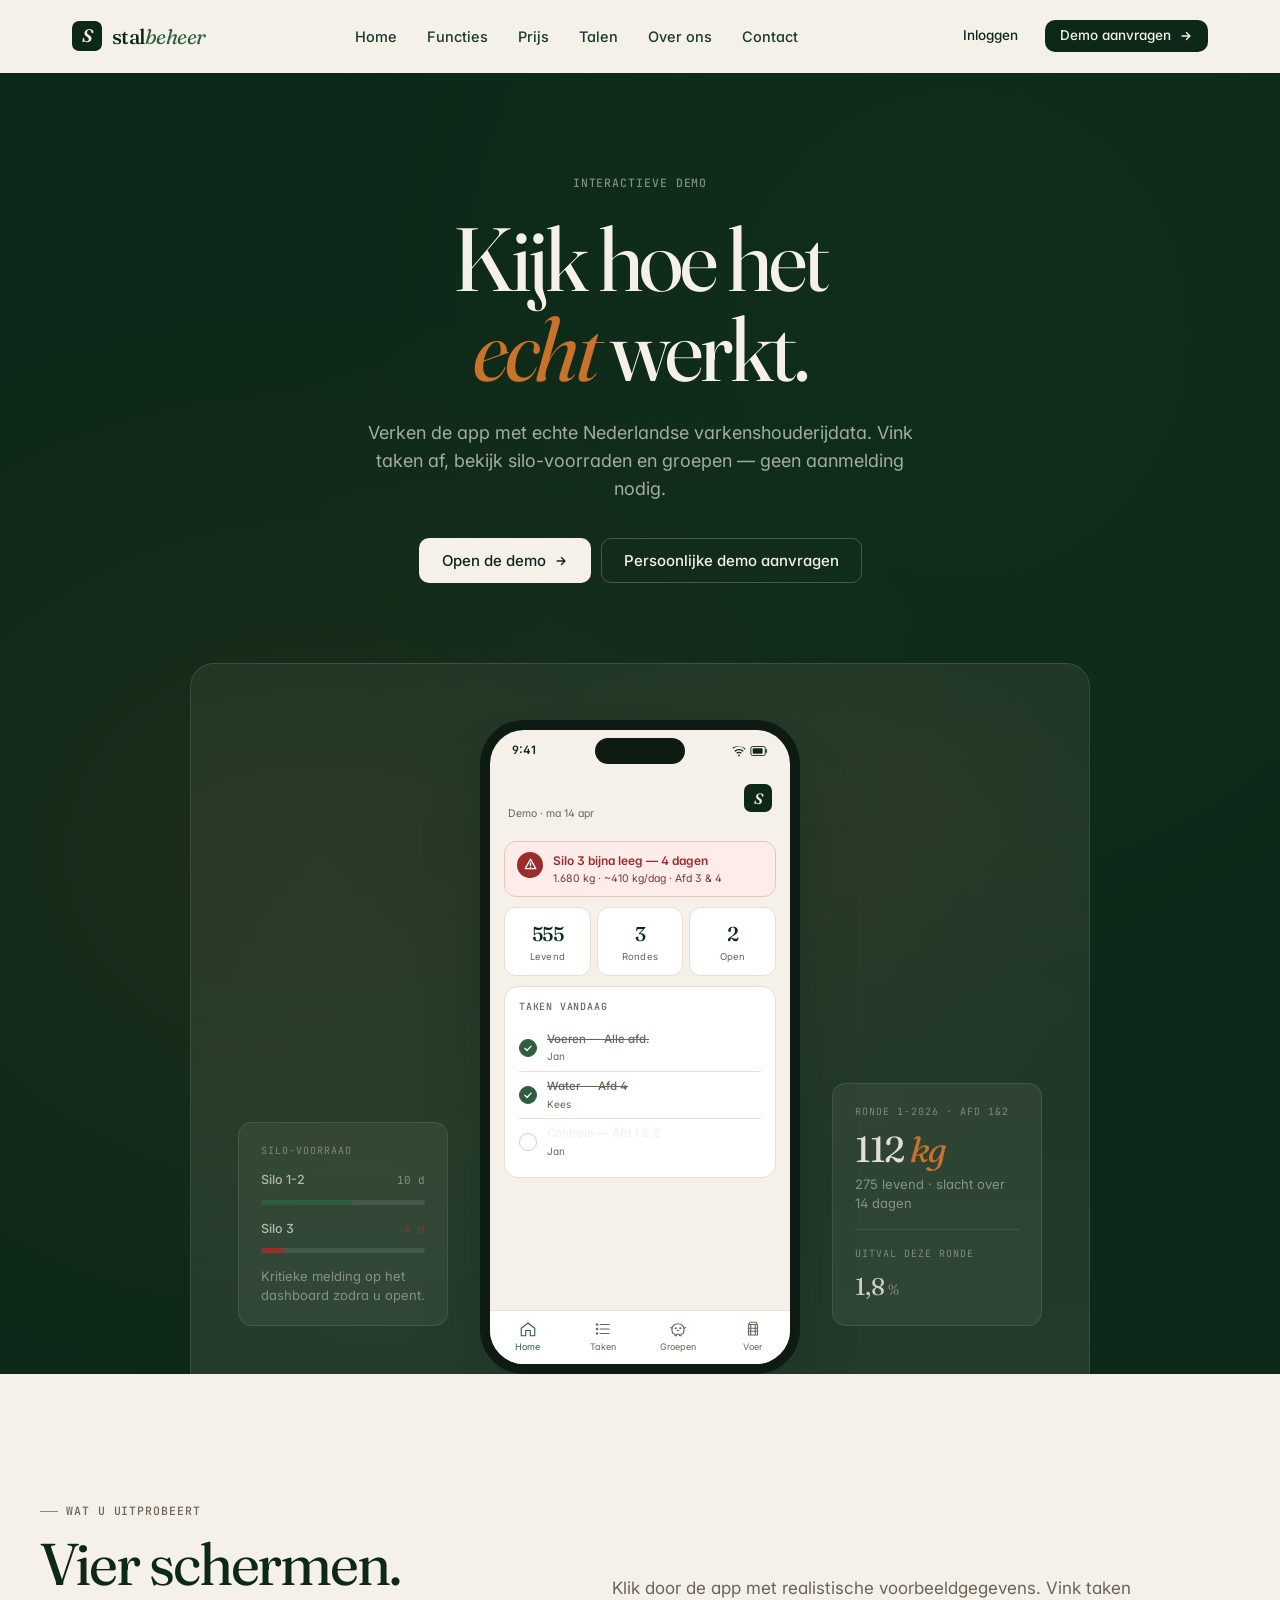
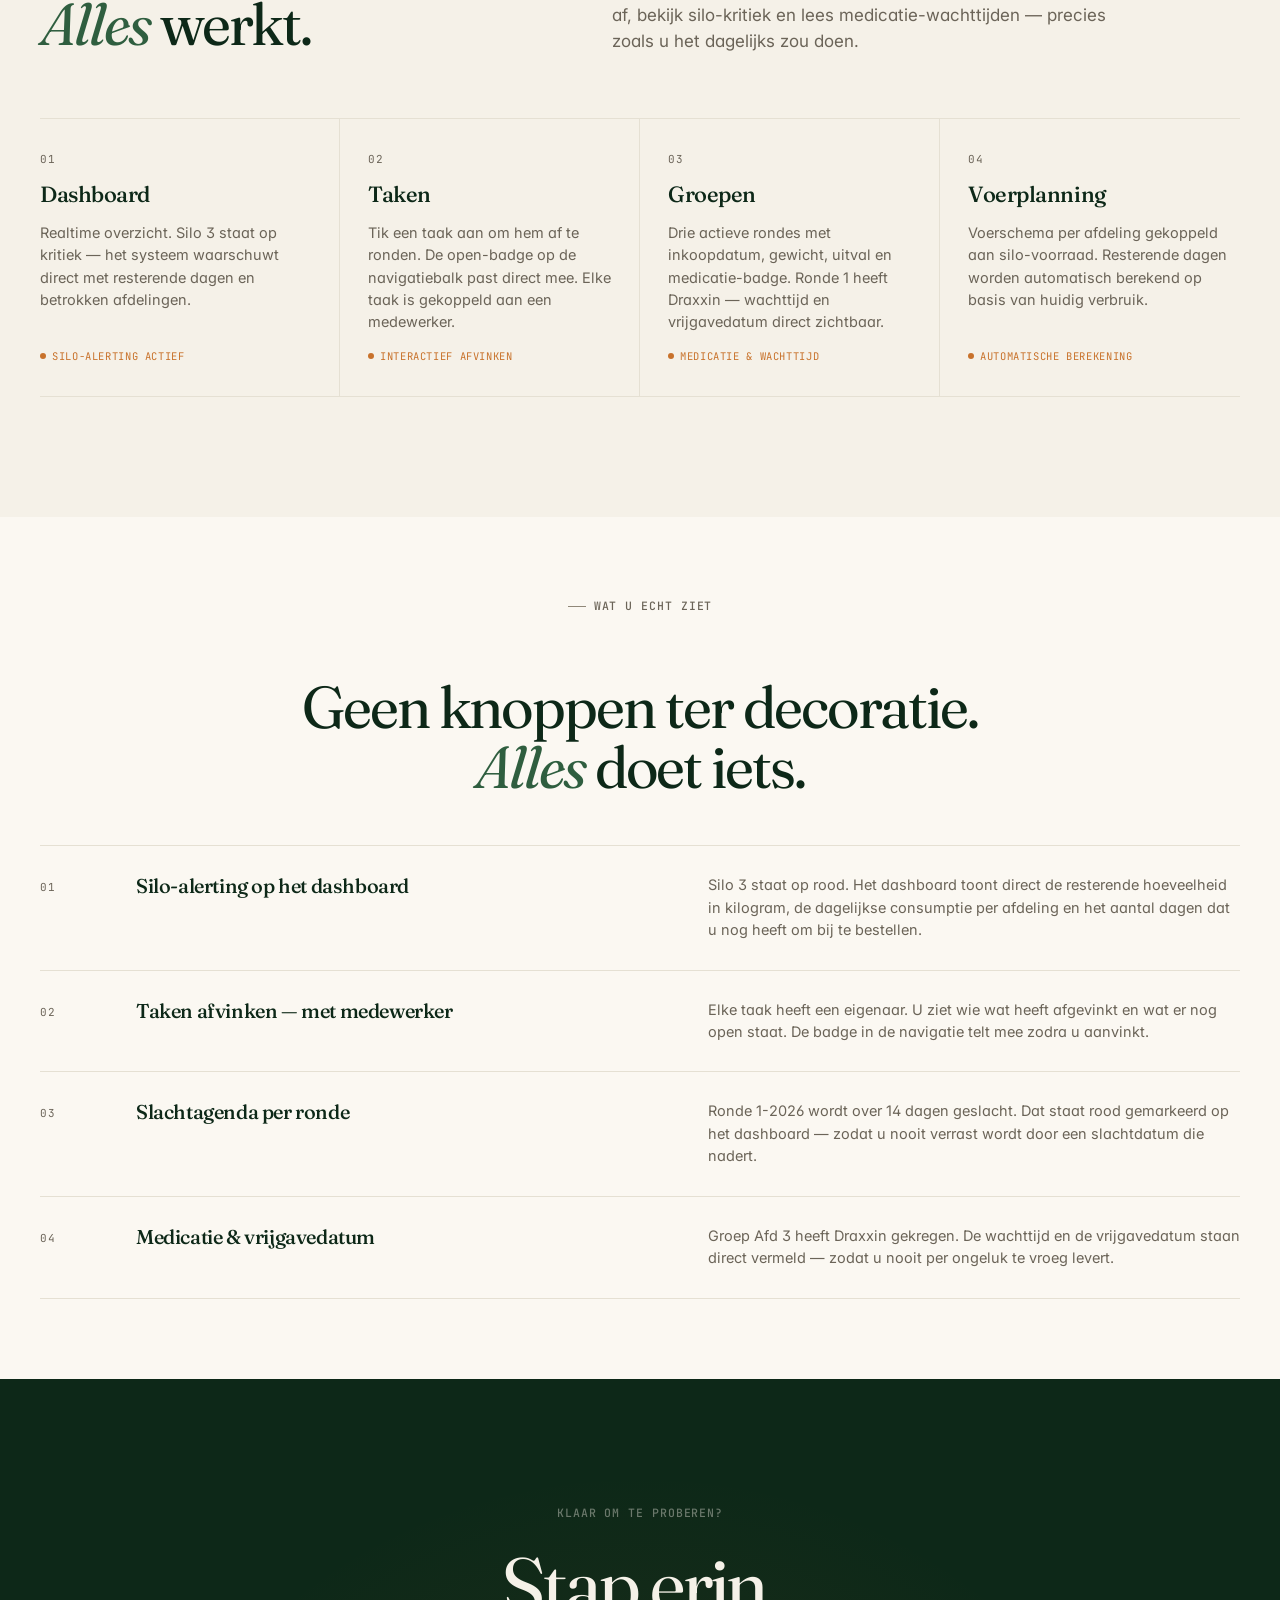
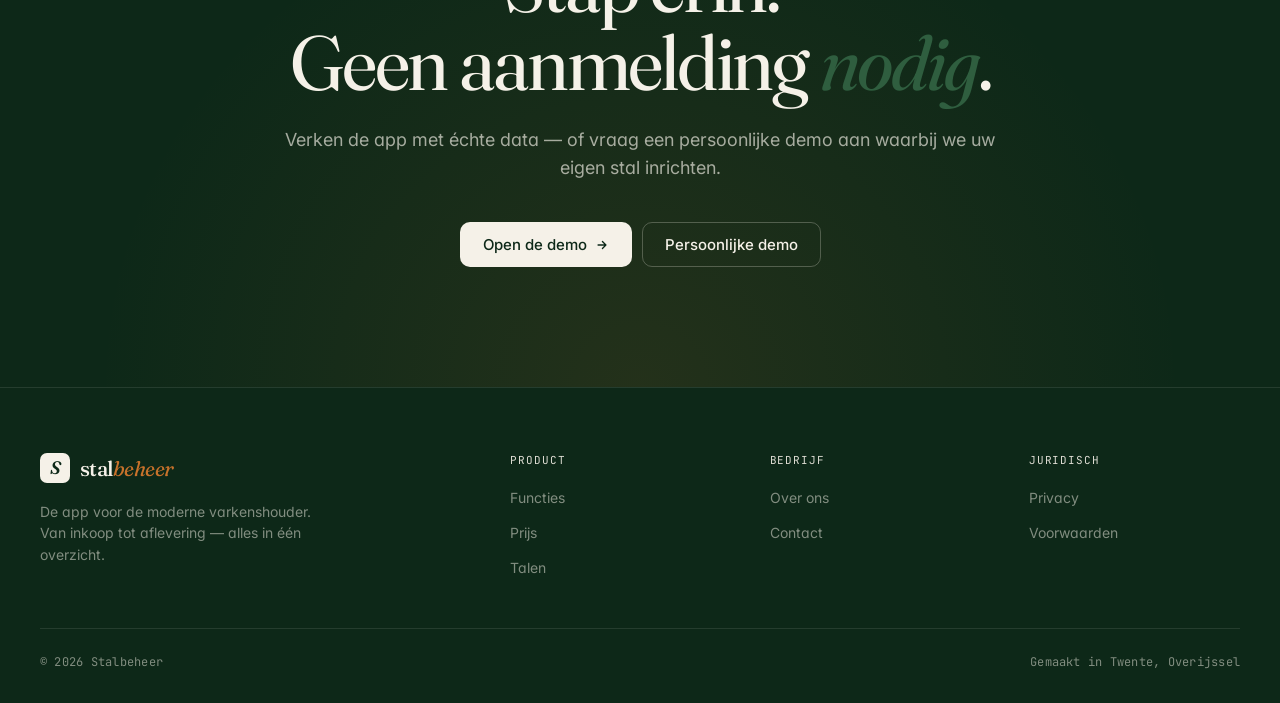
<file: demo.html>
<!DOCTYPE html>
<html lang="nl">
<head>
<meta charset="UTF-8">
<meta name="viewport" content="width=device-width,initial-scale=1">
<title>Demo — Stalbeheer</title>
<meta name="description" content="Verken Stalbeheer zelf — interactieve demo met echte Nederlandse varkenshouderijdata. Geen aanmelding nodig.">
<link rel="preconnect" href="https://fonts.googleapis.com">
<link rel="preconnect" href="https://fonts.gstatic.com" crossorigin>
<link href="https://fonts.googleapis.com/css2?family=Fraunces:ital,opsz,wght@0,9..144,400;0,9..144,500;0,9..144,600;1,9..144,400;1,9..144,500&family=Inter:wght@400;500;600;700&family=JetBrains+Mono:wght@400;500&display=swap" rel="stylesheet">
<link rel="stylesheet" href="styles.css?v=3">
<style>

/* ── DEMO HERO (ink + centered product) ─────────────────── */
.demo-hero {
  background: var(--ink);
  color: var(--cream);
  padding: 96px 32px 0;
  position: relative;
  overflow: hidden;
}
.demo-hero::before {
  content: '';
  position: absolute; inset: 0;
  background-image:
    radial-gradient(ellipse at 25% 60%, rgba(200,114,43,.08) 0%, transparent 50%),
    radial-gradient(ellipse at 75% 20%, rgba(47,94,63,.10) 0%, transparent 50%);
  pointer-events: none;
}
.demo-hero-inner {
  max-width: var(--maxw); margin: 0 auto;
  position: relative;
}
.demo-hero-copy {
  max-width: 680px; margin: 0 auto; text-align: center;
  padding-bottom: 80px;
}
.demo-hero h1 {
  font-size: clamp(44px, 7vw, 92px);
  color: var(--cream);
  margin-top: 20px;
  margin-bottom: 24px;
  line-height: 1.01;
}
.demo-hero h1 em { color: var(--accent); }
.demo-hero .eyebrow { color: rgba(245,241,232,.5); justify-content: center; }
.demo-hero .eyebrow::before { background: rgba(245,241,232,.25); }
.demo-hero-sub {
  font-size: 18px;
  color: rgba(245,241,232,.65);
  max-width: 560px; margin: 0 auto 36px;
  line-height: 1.55;
}
.demo-hero-cta { display: flex; gap: 10px; justify-content: center; flex-wrap: wrap; }
.demo-hero .btn-primary { background: var(--cream); color: var(--ink); }
.demo-hero .btn-primary:hover { background: white; }
.demo-hero .btn-secondary { color: var(--cream); border-color: rgba(245,241,232,.22); }
.demo-hero .btn-secondary:hover { border-color: rgba(245,241,232,.6); background: rgba(245,241,232,.06); }

/* ── PRODUCT STAGE (lifted phone) ───────────────────────── */
.demo-stage {
  max-width: 900px; margin: 0 auto;
  position: relative;
}
.demo-stage-bg {
  background: linear-gradient(180deg, rgba(245,241,232,.06) 0%, rgba(245,230,211,.10) 100%);
  border: 1px solid rgba(245,241,232,.1);
  border-bottom: none;
  border-radius: 24px 24px 0 0;
  padding: 56px 48px 0;
  display: flex; align-items: flex-end; justify-content: center; gap: 32px;
  position: relative;
  overflow: hidden;
}
.demo-stage-bg::before {
  content: ''; position: absolute; inset: 0;
  background-image:
    radial-gradient(circle at 20% 80%, rgba(47,94,63,.06) 0%, transparent 40%),
    radial-gradient(circle at 80% 20%, rgba(200,114,43,.06) 0%, transparent 40%);
  pointer-events: none;
}

/* Side stat cards flanking the phone */
.demo-stat-card {
  background: rgba(245,241,232,.06);
  border: 1px solid rgba(245,241,232,.1);
  border-radius: 14px;
  padding: 20px 22px;
  width: 210px;
  flex-shrink: 0;
  margin-bottom: 48px;
}
.demo-stat-card-label {
  font-family: var(--mono);
  font-size: 10px; letter-spacing: 0.1em;
  text-transform: uppercase; color: rgba(245,241,232,.4);
  margin-bottom: 12px;
}
.demo-stat-card-val {
  font-family: var(--display);
  font-size: 36px; letter-spacing: -0.04em;
  color: rgba(245,241,232,.9); line-height: 1;
}
.demo-stat-card-val em { font-style: italic; color: var(--accent); }
.demo-stat-card-sub {
  font-size: 13px; color: rgba(245,241,232,.45);
  margin-top: 8px; line-height: 1.45;
}
.demo-stat-card .silo-bar { background: rgba(245,241,232,.1); }
.demo-stat-card .silo-name { color: rgba(245,241,232,.7); font-size: 12.5px; }
.demo-stat-card .silo-days { color: rgba(245,241,232,.4); }
.demo-stat-card .silo-row-top { margin-bottom: 5px; }

/* ── WHAT'S INSIDE SECTION ──────────────────────────────── */
.demo-screens {
  display: grid; grid-template-columns: repeat(4,1fr);
  border-top: 1px solid var(--line);
  margin-top: 64px;
}
.demo-screen {
  padding: 32px 28px 32px 0;
  border-bottom: 1px solid var(--line);
  border-right: 1px solid var(--line);
  display: flex; flex-direction: column; gap: 14px;
}
.demo-screen:last-child { border-right: none; padding-right: 0; padding-left: 28px; }
.demo-screen:nth-child(3) { padding-left: 28px; padding-right: 28px; }
.demo-screen:nth-child(2) { padding-left: 28px; padding-right: 28px; }
.demo-screen-num {
  font-family: var(--mono);
  font-size: 11px; letter-spacing: 0.06em; color: var(--mute);
}
.demo-screen h3 {
  font-family: var(--display);
  font-size: 22px; font-weight: 500; letter-spacing: -0.02em;
  line-height: 1.15;
}
.demo-screen p { font-size: 14.5px; color: var(--mute); line-height: 1.55; }
.demo-screen-badge {
  display: inline-flex; align-items: center; gap: 6px;
  font-family: var(--mono); font-size: 10.5px; letter-spacing: 0.06em;
  text-transform: uppercase; color: var(--accent);
  margin-top: auto;
}
.demo-screen-badge::before {
  content: ''; width: 6px; height: 6px;
  border-radius: 50%; background: var(--accent);
  flex-shrink: 0;
}

/* ── FEATURES NARRATIVE ─────────────────────────────────── */
.demo-feat-list {
  display: flex; flex-direction: column; gap: 0;
  border-top: 1px solid var(--line);
}
.demo-feat-row {
  display: grid; grid-template-columns: 56px 1fr 1fr; gap: 40px;
  align-items: start;
  padding: 28px 0;
  border-bottom: 1px solid var(--line);
}
.demo-feat-num {
  font-family: var(--mono);
  font-size: 11px; letter-spacing: 0.06em; color: var(--mute);
  padding-top: 5px;
}
.demo-feat-head {
  font-family: var(--display);
  font-size: 20px; font-weight: 500; letter-spacing: -0.02em;
  line-height: 1.2;
}
.demo-feat-body { font-size: 14.5px; color: var(--mute); line-height: 1.55; }

/* ── EMAIL GATE MODAL ───────────────────────────────────── */
#demo-gate {
  display: none;
  position: fixed; inset: 0; z-index: 9000;
  background: rgba(13,40,24,.6);
  backdrop-filter: blur(8px);
  align-items: center; justify-content: center; padding: 20px;
}
.demo-gate-modal {
  background: var(--paper);
  border: 1px solid var(--line);
  border-radius: 20px;
  padding: 44px 40px;
  max-width: 420px; width: 100%;
  box-shadow: 0 32px 80px -24px rgba(13,40,24,.4);
  position: relative;
  animation: gateIn .35s cubic-bezier(.16,1,.3,1);
}
@keyframes gateIn {
  from { opacity: 0; transform: translateY(16px) scale(.97); }
  to { opacity: 1; transform: none; }
}
.demo-gate-mark {
  width: 48px; height: 48px;
  background: var(--moss-soft);
  border-radius: 12px;
  display: grid; place-items: center;
  margin-bottom: 20px;
  font-family: var(--display); font-style: italic;
  font-size: 26px; color: var(--moss); font-weight: 600;
}
.demo-gate-title {
  font-family: var(--display);
  font-size: 28px; font-weight: 500;
  letter-spacing: -0.025em; line-height: 1.1;
  margin-bottom: 8px;
}
.demo-gate-sub {
  font-size: 15px; color: var(--mute);
  line-height: 1.55; margin-bottom: 28px;
}
.demo-gate-label {
  font-family: var(--mono); font-size: 10.5px; letter-spacing: 0.08em;
  text-transform: uppercase; color: var(--mute);
  display: block; margin-bottom: 8px;
}
.demo-gate-input {
  width: 100%; padding: 12px 16px;
  border: 1.5px solid var(--line-2); border-radius: 10px;
  font-size: 15px; font-family: inherit; color: var(--ink);
  background: white; outline: none;
  transition: border-color .15s, box-shadow .15s;
}
.demo-gate-input:focus {
  border-color: var(--moss);
  box-shadow: 0 0 0 3px rgba(47,94,63,.1);
}
.demo-gate-input::placeholder { color: var(--mute-2); }
.demo-gate-error {
  display: none; color: var(--danger);
  font-size: 13px; margin-top: 6px; margin-bottom: 4px;
}
.demo-gate-submit {
  width: 100%; justify-content: center; margin-top: 14px;
  padding: 14px 20px; font-size: 15px;
}
.demo-gate-cancel {
  display: block; width: 100%; margin-top: 10px;
  background: none; border: none; cursor: pointer;
  font-size: 14px; color: var(--mute); font-family: inherit;
  padding: 8px; transition: color .15s;
}
.demo-gate-cancel:hover { color: var(--ink); }

/* ── RESPONSIVE ─────────────────────────────────────────── */
@media (max-width: 960px) {
  .demo-stat-card { display: none; }
  .demo-stage-bg { padding: 40px 24px 0; }
  .demo-screens { grid-template-columns: 1fr 1fr; }
  .demo-screen { border-right: none; padding: 28px 0 !important; }
  .demo-screen:nth-child(odd) { border-right: 1px solid var(--line); padding-right: 28px !important; }
  .demo-screen:nth-child(even) { padding-left: 28px !important; }
  .demo-feat-row { grid-template-columns: 40px 1fr; gap: 20px; }
  .demo-feat-body { grid-column: 2; }
}
@media (max-width: 640px) {
  .demo-hero { padding: 72px 24px 0; }
  .demo-hero-copy { padding-bottom: 56px; }
  .demo-screens { grid-template-columns: 1fr; }
  .demo-screen, .demo-screen:nth-child(odd), .demo-screen:nth-child(even) {
    border-right: none !important; padding: 24px 0 !important;
  }
  .demo-gate-modal { padding: 32px 24px; }
  .demo-feat-row { grid-template-columns: 1fr; gap: 8px; }
  .demo-feat-num { padding-top: 0; }
}
</style>
</head>
<body>
<div data-nav></div>

<!-- ── DEMO HERO ──────────────────────────────────────────── -->
<section class="demo-hero">
  <div class="demo-hero-inner">
    <div class="demo-hero-copy">
      <div class="eyebrow bare" data-anim style="--i:0">Interactieve demo</div>
      <h1 data-anim style="--i:1">Kijk hoe het<br><em>echt</em> werkt.</h1>
      <p class="demo-hero-sub" data-anim style="--i:2">
        Verken de app met echte Nederlandse varkenshouderijdata. Vink taken af, bekijk silo-voorraden en groepen — geen aanmelding nodig.
      </p>
      <div class="demo-hero-cta" data-anim style="--i:3">
        <a href="demo-app.html" class="btn btn-primary btn-lg" id="open-demo-btn">Open de demo <svg><use href="#i-arrow"/></svg></a>
        <a href="contact.html" class="btn btn-secondary btn-lg">Persoonlijke demo aanvragen</a>
      </div>
    </div>

    <!-- Phone mockup + flanking stat cards -->
    <div class="demo-stage" data-anim style="--i:4">
      <div class="demo-stage-bg">

        <!-- Left stat card -->
        <div class="demo-stat-card">
          <div class="demo-stat-card-label">Silo-voorraad</div>
          <div class="silo-mini" style="gap:14px">
            <div class="silo-row">
              <div class="silo-row-top"><span class="silo-name">Silo 1-2</span><span class="silo-days" style="color:rgba(245,241,232,.45)">10 d</span></div>
              <div class="silo-bar"><div class="silo-bar-fill ok" style="width:56%"></div></div>
            </div>
            <div class="silo-row">
              <div class="silo-row-top"><span class="silo-name">Silo 3</span><span class="silo-days" style="color:var(--danger)">4 d</span></div>
              <div class="silo-bar"><div class="silo-bar-fill crit" style="width:14%"></div></div>
            </div>
          </div>
          <div class="demo-stat-card-sub" style="margin-top:14px">Kritieke melding op het dashboard zodra u opent.</div>
        </div>

        <!-- Phone -->
        <div class="phone" style="position:relative;z-index:2">
          <div class="phone-notch"></div>
          <div class="phone-screen">
            <div class="ph-status"><span>9:41</span><div class="ph-status-right"><svg><use href="#i-wifi"/></svg><svg viewBox="0 0 20 12" style="width:18px;height:12px"><use href="#i-battery"/></svg></div></div>
            <div class="ph-header">
              <div><div class="ph-h-title">Dashboard</div><div class="ph-h-sub">Demo · ma 14 apr</div></div>
              <div class="ph-logo">S</div>
            </div>
            <div class="ph-body">
              <div class="ph-alert">
                <div class="ph-alert-icon"><svg><use href="#i-alert"/></svg></div>
                <div>
                  <div class="ph-alert-title">Silo 3 bijna leeg — 4 dagen</div>
                  <div class="ph-alert-sub">1.680 kg · ~410 kg/dag · Afd 3 &amp; 4</div>
                </div>
              </div>
              <div class="ph-stats">
                <div class="ph-stat"><div class="ph-stat-v">555</div><div class="ph-stat-l">Levend</div></div>
                <div class="ph-stat"><div class="ph-stat-v">3</div><div class="ph-stat-l">Rondes</div></div>
                <div class="ph-stat"><div class="ph-stat-v">2</div><div class="ph-stat-l">Open</div></div>
              </div>
              <div class="ph-card">
                <div class="ph-card-title">Taken vandaag</div>
                <div class="ph-task"><div class="ph-check done"><svg><use href="#i-check"/></svg></div><div><div class="ph-task-title done">Voeren — Alle afd.</div><div class="ph-task-meta">Jan</div></div></div>
                <div class="ph-task"><div class="ph-check done"><svg><use href="#i-check"/></svg></div><div><div class="ph-task-title done">Water — Afd 4</div><div class="ph-task-meta">Kees</div></div></div>
                <div class="ph-task"><div class="ph-check"></div><div><div class="ph-task-title">Controle — Afd 1 &amp; 2</div><div class="ph-task-meta">Jan</div></div></div>
              </div>
            </div>
            <div class="ph-bottom">
              <div class="ph-nav-item active"><svg><use href="#i-home"/></svg><span>Home</span></div>
              <div class="ph-nav-item"><svg><use href="#i-list"/></svg><span>Taken</span></div>
              <div class="ph-nav-item"><svg><use href="#i-pig"/></svg><span>Groepen</span></div>
              <div class="ph-nav-item"><svg><use href="#i-silo"/></svg><span>Voer</span></div>
            </div>
          </div>
        </div>

        <!-- Right stat card -->
        <div class="demo-stat-card">
          <div class="demo-stat-card-label">Ronde 1-2026 · Afd 1&amp;2</div>
          <div class="demo-stat-card-val">112 <em>kg</em></div>
          <div class="demo-stat-card-sub">275 levend · slacht over 14 dagen</div>
          <div style="margin-top:16px;padding-top:16px;border-top:1px solid rgba(245,241,232,.1)">
            <div class="demo-stat-card-label" style="margin-bottom:6px">Uitval deze ronde</div>
            <div style="font-family:var(--display);font-size:24px;letter-spacing:-0.03em;color:rgba(245,241,232,.8)">1,8 <span style="font-size:15px;color:rgba(245,241,232,.4)">%</span></div>
          </div>
        </div>
      </div>
    </div>
  </div>
</section>

<!-- ── WHAT'S IN THE DEMO ─────────────────────────────────── -->
<section class="section">
  <div class="section-inner">
    <div class="section-head" data-anim>
      <div>
        <div class="eyebrow">Wat u uitprobeert</div>
        <h2>Vier schermen.<br><em>Alles</em> werkt.</h2>
      </div>
      <p class="intro">
        Klik door de app met realistische voorbeeldgegevens. Vink taken af, bekijk silo-kritiek en lees medicatie-wachttijden — precies zoals u het dagelijks zou doen.
      </p>
    </div>

    <div class="demo-screens" data-stagger>
      <div class="demo-screen">
        <div class="demo-screen-num">01</div>
        <h3>Dashboard</h3>
        <p>Realtime overzicht. Silo 3 staat op kritiek — het systeem waarschuwt direct met resterende dagen en betrokken afdelingen.</p>
        <div class="demo-screen-badge">Silo-alerting actief</div>
      </div>
      <div class="demo-screen">
        <div class="demo-screen-num">02</div>
        <h3>Taken</h3>
        <p>Tik een taak aan om hem af te ronden. De open-badge op de navigatiebalk past direct mee. Elke taak is gekoppeld aan een medewerker.</p>
        <div class="demo-screen-badge">Interactief afvinken</div>
      </div>
      <div class="demo-screen">
        <div class="demo-screen-num">03</div>
        <h3>Groepen</h3>
        <p>Drie actieve rondes met inkoopdatum, gewicht, uitval en medicatie-badge. Ronde 1 heeft Draxxin — wachttijd en vrijgavedatum direct zichtbaar.</p>
        <div class="demo-screen-badge">Medicatie &amp; wachttijd</div>
      </div>
      <div class="demo-screen">
        <div class="demo-screen-num">04</div>
        <h3>Voerplanning</h3>
        <p>Voerschema per afdeling gekoppeld aan silo-voorraad. Resterende dagen worden automatisch berekend op basis van huidig verbruik.</p>
        <div class="demo-screen-badge">Automatische berekening</div>
      </div>
    </div>
  </div>
</section>

<!-- ── FEATURES IN DETAIL ─────────────────────────────────── -->
<section class="section on-paper tight">
  <div class="section-inner">
    <div class="section-head center" style="margin-bottom:48px" data-anim>
      <div class="eyebrow">Wat u echt ziet</div>
      <h2>Geen knoppen ter decoratie.<br><em>Alles</em> doet iets.</h2>
    </div>

    <div class="demo-feat-list" data-stagger>
      <div class="demo-feat-row">
        <div class="demo-feat-num">01</div>
        <div class="demo-feat-head">Silo-alerting op het dashboard</div>
        <div class="demo-feat-body">Silo 3 staat op rood. Het dashboard toont direct de resterende hoeveelheid in kilogram, de dagelijkse consumptie per afdeling en het aantal dagen dat u nog heeft om bij te bestellen.</div>
      </div>
      <div class="demo-feat-row">
        <div class="demo-feat-num">02</div>
        <div class="demo-feat-head">Taken afvinken — met medewerker</div>
        <div class="demo-feat-body">Elke taak heeft een eigenaar. U ziet wie wat heeft afgevinkt en wat er nog open staat. De badge in de navigatie telt mee zodra u aanvinkt.</div>
      </div>
      <div class="demo-feat-row">
        <div class="demo-feat-num">03</div>
        <div class="demo-feat-head">Slachtagenda per ronde</div>
        <div class="demo-feat-body">Ronde 1-2026 wordt over 14 dagen geslacht. Dat staat rood gemarkeerd op het dashboard — zodat u nooit verrast wordt door een slachtdatum die nadert.</div>
      </div>
      <div class="demo-feat-row">
        <div class="demo-feat-num">04</div>
        <div class="demo-feat-head">Medicatie &amp; vrijgavedatum</div>
        <div class="demo-feat-body">Groep Afd 3 heeft Draxxin gekregen. De wachttijd en de vrijgavedatum staan direct vermeld — zodat u nooit per ongeluk te vroeg levert.</div>
      </div>
    </div>
  </div>
</section>

<!-- ── FINAL CTA ──────────────────────────────────────────── -->
<section class="final-cta">
  <div class="final-cta-inner">
    <div class="eyebrow bare" style="color:rgba(245,241,232,.4);justify-content:center;margin-bottom:24px" data-anim>Klaar om te proberen?</div>
    <h2 data-anim>Stap erin.<br>Geen aanmelding <em>nodig</em>.</h2>
    <p data-anim>Verken de app met échte data — of vraag een persoonlijke demo aan waarbij we uw eigen stal inrichten.</p>
    <div class="hero-cta-row" style="justify-content:center" data-anim>
      <a href="demo-app.html" class="btn btn-primary btn-lg" id="open-demo-btn-2">Open de demo <svg><use href="#i-arrow"/></svg></a>
      <a href="contact.html" class="btn btn-secondary btn-lg">Persoonlijke demo</a>
    </div>
  </div>
</section>

<div data-footer></div>

<!-- ── EMAIL GATE MODAL ───────────────────────────────────── -->
<div id="demo-gate" role="dialog" aria-modal="true" aria-labelledby="gate-title">
  <div class="demo-gate-modal">
    <div class="demo-gate-mark">S</div>
    <div class="demo-gate-title" id="gate-title">Eén stap nog.</div>
    <div class="demo-gate-sub">Vul uw e-mailadres in en start direct de demo. Geen wachtwoord — geen verplichtingen.</div>
    <form id="demo-gate-form" novalidate>
      <label class="demo-gate-label" for="demo-gate-email">E-mailadres</label>
      <input id="demo-gate-email" class="demo-gate-input" type="email" required
        placeholder="naam@bedrijf.nl" autocomplete="email">
      <div id="demo-gate-error" class="demo-gate-error" role="alert"></div>
      <button type="submit" id="demo-gate-btn" class="btn btn-primary demo-gate-submit">
        Open demo <svg><use href="#i-arrow"/></svg>
      </button>
      <button type="button" class="demo-gate-cancel" onclick="closeDemoGate()">Annuleren</button>
    </form>
  </div>
</div>

<script src="site.js?v=3"></script>
<script>
(function () {
  // Intercept all demo links
  document.querySelectorAll('#open-demo-btn, #open-demo-btn-2').forEach(function(btn) {
    btn.addEventListener('click', function(e) {
      e.preventDefault();
      openDemoGate();
    });
  });

  window.openDemoGate = function() {
    var gate = document.getElementById('demo-gate');
    gate.style.display = 'flex';
    requestAnimationFrame(function() {
      document.getElementById('demo-gate-email').focus();
    });
    document.body.style.overflow = 'hidden';
  };

  window.closeDemoGate = function() {
    document.getElementById('demo-gate').style.display = 'none';
    document.body.style.overflow = '';
  };

  // Close on backdrop click
  document.getElementById('demo-gate').addEventListener('click', function(e) {
    if (e.target === this) closeDemoGate();
  });

  // Close on Escape
  document.addEventListener('keydown', function(e) {
    if (e.key === 'Escape') closeDemoGate();
  });

  document.getElementById('demo-gate-form').addEventListener('submit', async function(e) {
    e.preventDefault();
    var email = document.getElementById('demo-gate-email').value.trim();
    var btn = document.getElementById('demo-gate-btn');
    var errEl = document.getElementById('demo-gate-error');
    errEl.style.display = 'none';

    if (!email) {
      errEl.textContent = 'Vul een e-mailadres in.';
      errEl.style.display = 'block';
      return;
    }

    btn.textContent = 'Bezig…';
    btn.disabled = true;

    try {
      await fetch('https://api.web3forms.com/submit', {
        method: 'POST',
        headers: { 'Content-Type': 'application/json' },
        body: JSON.stringify({
          access_key: 'eb0ae56d-5551-4cea-ad42-a2b778645ca0',
          subject: 'Demo geopend — ' + email,
          email: email,
          message: 'Iemand heeft de interactieve demo geopend: ' + email
        })
      });
    } catch (_) { /* stille fout — redirect altijd */ }

    document.body.style.overflow = '';
    window.location.href = 'demo-app.html';
  });
})();
</script>
</body>
</html>
</file>
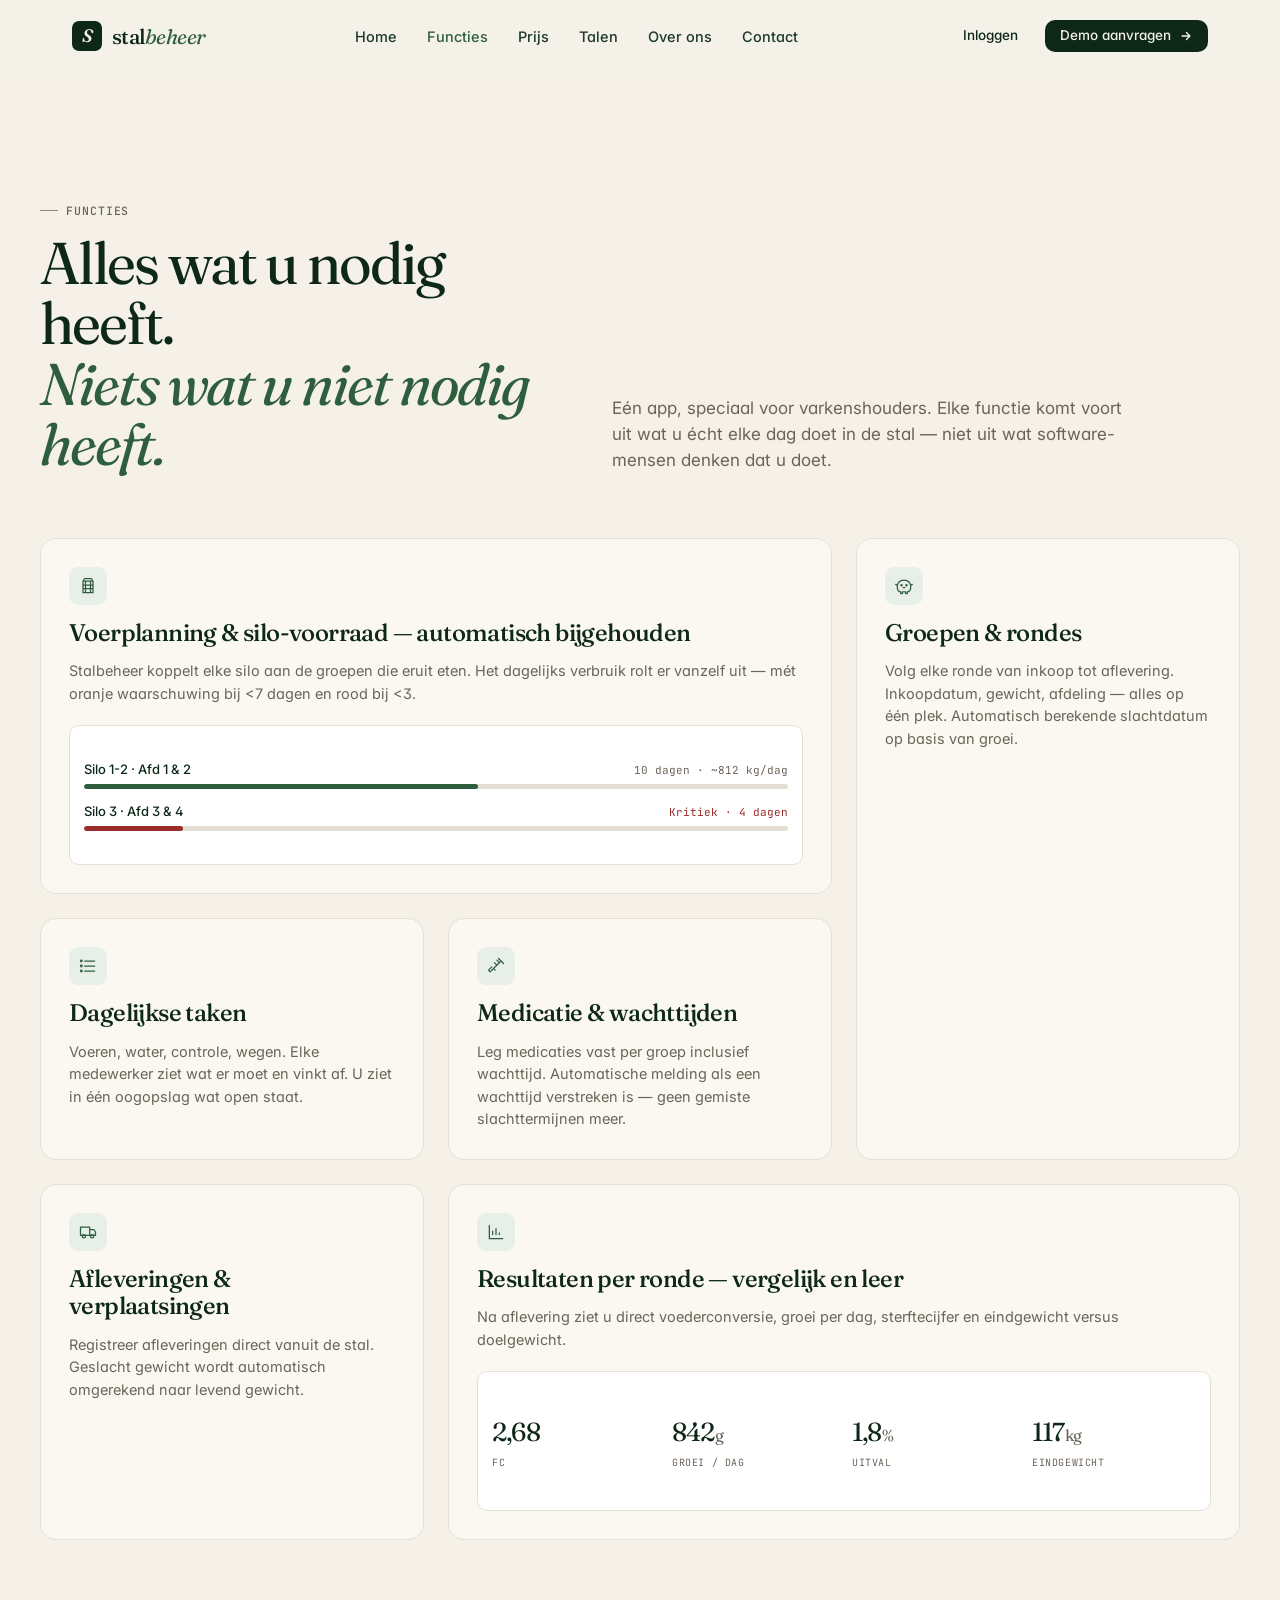
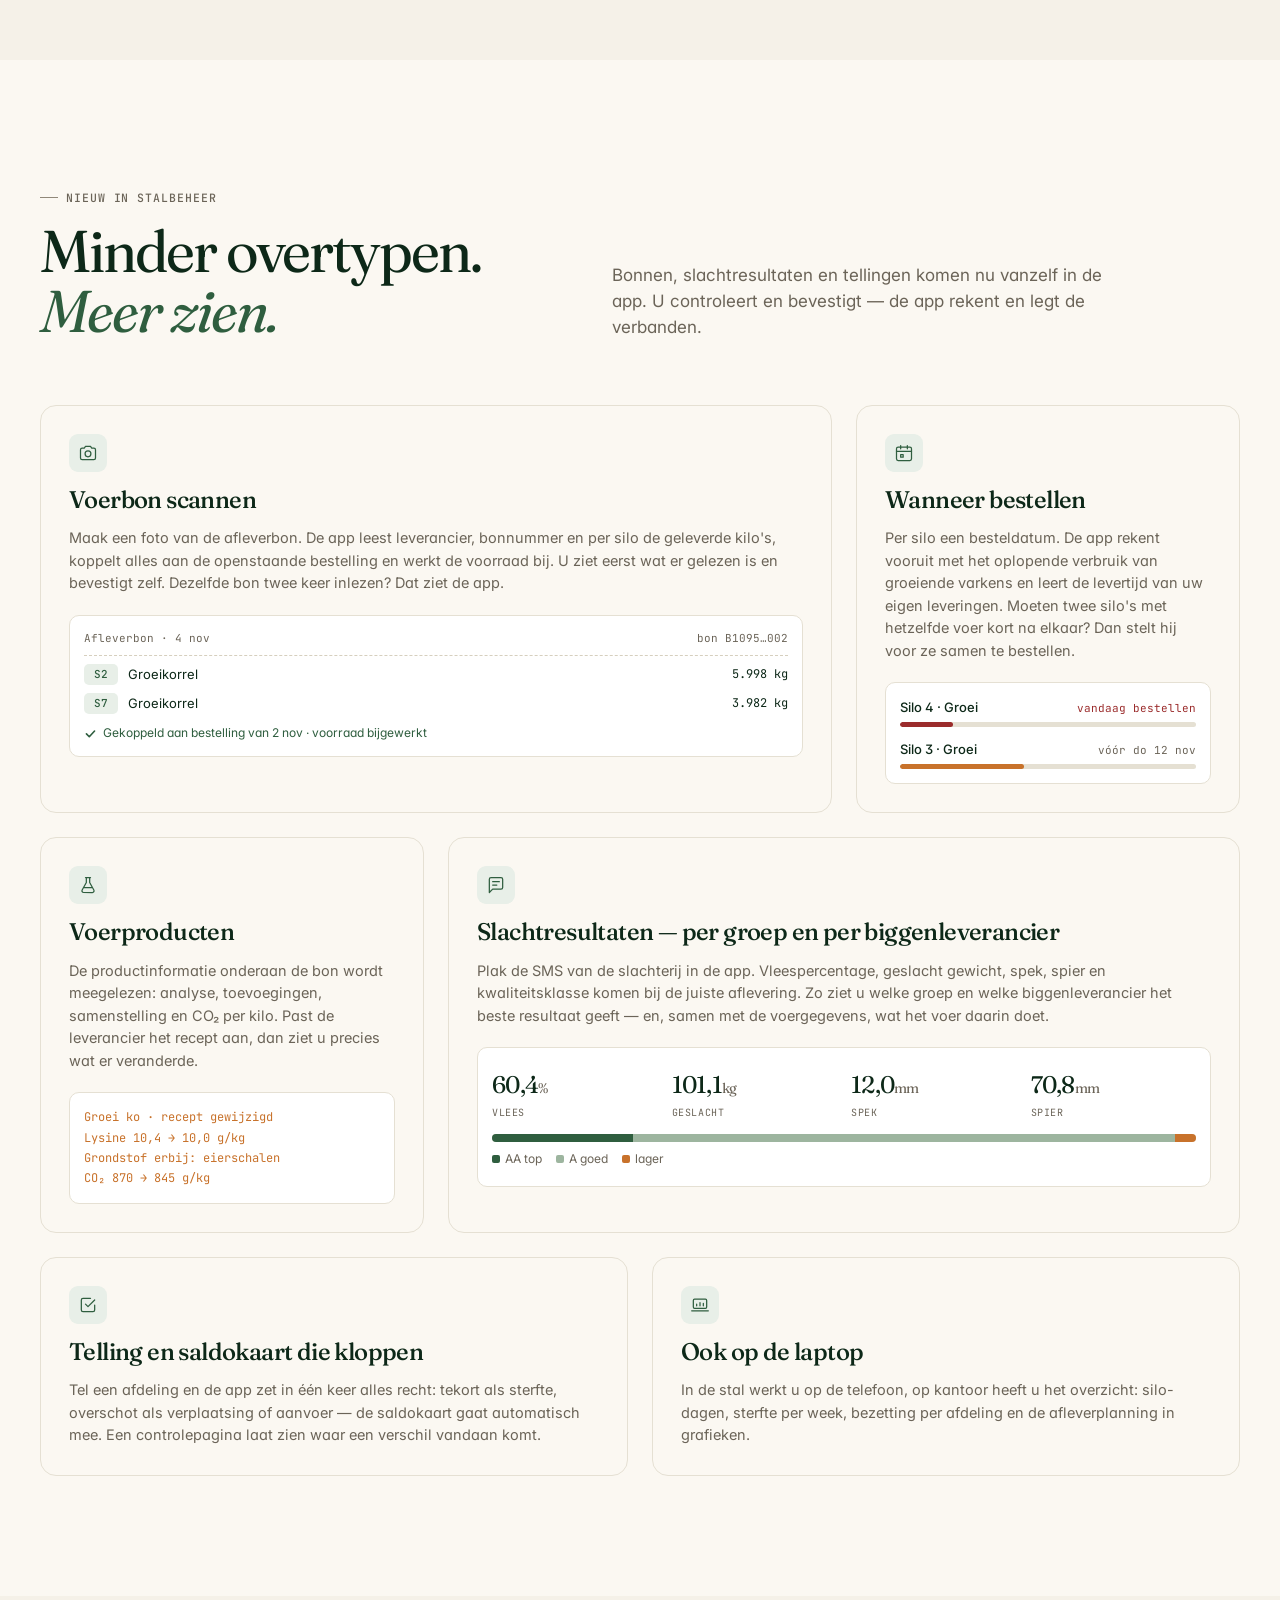
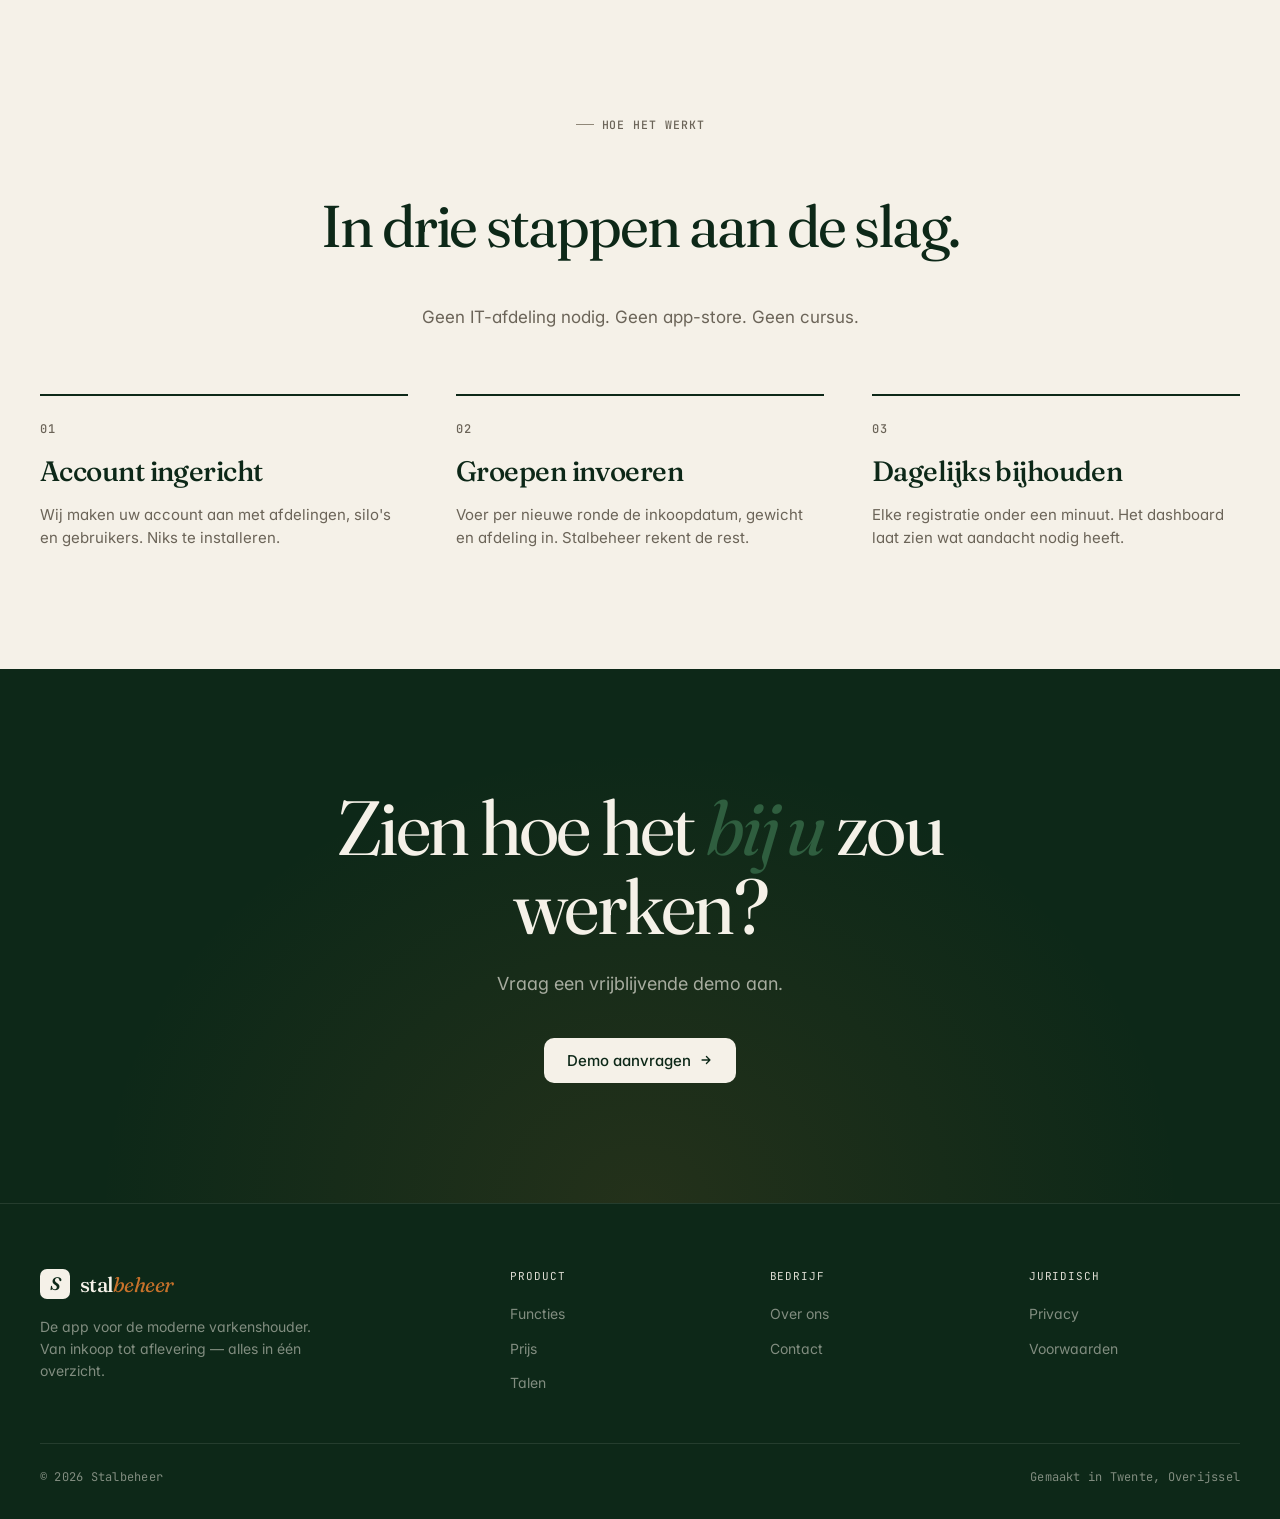
<file: functies.html>
<!DOCTYPE html>
<html lang="nl">
<head>
<meta charset="UTF-8">
<meta name="viewport" content="width=device-width,initial-scale=1">
<title>Functies — Stalbeheer | Varkenshouderij Beheer App</title>
<meta name="description" content="Voerplanning, silo-beheer, voerbon scannen, slachtresultaten, dagelijkse taken, medicatie en wachttijden, groepen en rondes. Alle functies van Stalbeheer voor Nederlandse varkenshouders op een rij.">
<meta name="robots" content="index, follow">
<link rel="canonical" href="https://stalbeheer.com/functies.html">
<meta property="og:type" content="website">
<meta property="og:url" content="https://stalbeheer.com/functies.html">
<meta property="og:title" content="Functies — Stalbeheer | Varkenshouderij Beheer App">
<meta property="og:description" content="Voerplanning, silo-beheer, dagelijkse taken, medicatie en wachttijden — alles in één app voor varkenshouders.">
<meta property="og:locale" content="nl_NL">
<link href="https://fonts.googleapis.com/css2?family=Fraunces:ital,opsz,wght@0,9..144,400;0,9..144,500;0,9..144,600;1,9..144,400;1,9..144,500&family=Inter:wght@400;500;600;700&family=JetBrains+Mono:wght@400;500&display=swap" rel="stylesheet">
<link rel="stylesheet" href="styles.css?v=3">
</head>
<body>
<div data-nav></div>

<section class="section">
  <div class="section-inner">
    <div class="section-head">
      <div>
        <div class="eyebrow" data-anim>Functies</div>
        <h2 data-anim>Alles wat u nodig heeft.<br><em>Niets wat u niet nodig heeft.</em></h2>
      </div>
      <p class="intro" data-anim>
        Eén app, speciaal voor varkenshouders. Elke functie komt voort uit wat u écht elke dag doet in de stal — niet uit wat software-mensen denken dat u doet.
      </p>
    </div>

    <div class="feature-grid">
      <div class="feat wide" data-anim>
        <div class="feat-icon"><svg><use href="#i-silo"/></svg></div>
        <h3>Voerplanning &amp; silo-voorraad — automatisch bijgehouden</h3>
        <p>Stalbeheer koppelt elke silo aan de groepen die eruit eten. Het dagelijks verbruik rolt er vanzelf uit — mét oranje waarschuwing bij &lt;7 dagen en rood bij &lt;3.</p>
        <div class="feat-visual">
          <div class="silo-mini">
            <div class="silo-row"><div class="silo-row-top"><span class="silo-name">Silo 1-2 · Afd 1 &amp; 2</span><span class="silo-days">10 dagen · ~812 kg/dag</span></div><div class="silo-bar"><div class="silo-bar-fill ok" style="width:56%"></div></div></div>
            <div class="silo-row"><div class="silo-row-top"><span class="silo-name">Silo 3 · Afd 3 &amp; 4</span><span class="silo-days" style="color:var(--danger)">Kritiek · 4 dagen</span></div><div class="silo-bar"><div class="silo-bar-fill crit" style="width:14%"></div></div></div>
          </div>
        </div>
      </div>

      <div class="feat tall" data-anim>
        <div class="feat-icon"><svg><use href="#i-pig"/></svg></div>
        <h3>Groepen &amp; rondes</h3>
        <p>Volg elke ronde van inkoop tot aflevering. Inkoopdatum, gewicht, afdeling — alles op één plek. Automatisch berekende slachtdatum op basis van groei.</p>
      </div>

      <div class="feat" data-anim>
        <div class="feat-icon"><svg><use href="#i-list"/></svg></div>
        <h3>Dagelijkse taken</h3>
        <p>Voeren, water, controle, wegen. Elke medewerker ziet wat er moet en vinkt af. U ziet in één oogopslag wat open staat.</p>
      </div>

      <div class="feat" data-anim>
        <div class="feat-icon"><svg><use href="#i-syringe"/></svg></div>
        <h3>Medicatie &amp; wachttijden</h3>
        <p>Leg medicaties vast per groep inclusief wachttijd. Automatische melding als een wachttijd verstreken is — geen gemiste slachttermijnen meer.</p>
      </div>

      <div class="feat" data-anim>
        <div class="feat-icon"><svg><use href="#i-truck"/></svg></div>
        <h3>Afleveringen &amp; verplaatsingen</h3>
        <p>Registreer afleveringen direct vanuit de stal. Geslacht gewicht wordt automatisch omgerekend naar levend gewicht.</p>
      </div>

      <div class="feat wide" data-anim>
        <div class="feat-icon"><svg><use href="#i-chart"/></svg></div>
        <h3>Resultaten per ronde — vergelijk en leer</h3>
        <p>Na aflevering ziet u direct voederconversie, groei per dag, sterftecijfer en eindgewicht versus doelgewicht.</p>
        <div class="feat-visual">
          <div style="display:grid;grid-template-columns:repeat(4,1fr);gap:16px">
            <div><div style="font-family:var(--display);font-size:26px;letter-spacing:-.03em">2,68</div><div style="font-family:var(--mono);font-size:10px;text-transform:uppercase;color:var(--mute);letter-spacing:.06em;margin-top:2px">FC</div></div>
            <div><div style="font-family:var(--display);font-size:26px;letter-spacing:-.03em">842<span style="color:var(--mute);font-size:16px">g</span></div><div style="font-family:var(--mono);font-size:10px;text-transform:uppercase;color:var(--mute);letter-spacing:.06em;margin-top:2px">Groei / dag</div></div>
            <div><div style="font-family:var(--display);font-size:26px;letter-spacing:-.03em">1,8<span style="color:var(--mute);font-size:16px">%</span></div><div style="font-family:var(--mono);font-size:10px;text-transform:uppercase;color:var(--mute);letter-spacing:.06em;margin-top:2px">Uitval</div></div>
            <div><div style="font-family:var(--display);font-size:26px;letter-spacing:-.03em">117<span style="color:var(--mute);font-size:16px">kg</span></div><div style="font-family:var(--mono);font-size:10px;text-transform:uppercase;color:var(--mute);letter-spacing:.06em;margin-top:2px">Eindgewicht</div></div>
          </div>
        </div>
      </div>
    </div>
  </div>
</section>

<section class="section on-paper" id="nieuw">
  <div class="section-inner">
    <div class="section-head">
      <div>
        <div class="eyebrow" data-anim>Nieuw in Stalbeheer</div>
        <h2 data-anim>Minder overtypen.<br><em>Meer zien.</em></h2>
      </div>
      <p class="intro" data-anim>
        Bonnen, slachtresultaten en tellingen komen nu vanzelf in de app. U controleert en bevestigt — de app rekent en legt de verbanden.
      </p>
    </div>

    <div class="feature-grid">
      <div class="feat wide" data-anim>
        <div class="feat-icon"><svg><use href="#i-camera"/></svg></div>
        <h3>Voerbon scannen</h3>
        <p>Maak een foto van de afleverbon. De app leest leverancier, bonnummer en per silo de geleverde kilo's, koppelt alles aan de openstaande bestelling en werkt de voorraad bij. U ziet eerst wat er gelezen is en bevestigt zelf. Dezelfde bon twee keer inlezen? Dat ziet de app.</p>
        <div class="feat-visual">
          <div class="mini-bon">
            <div class="mini-bon-kop"><span>Afleverbon · 4 nov</span><span>bon B1095…002</span></div>
            <div class="mini-bon-regel"><span class="silo">S2</span><span>Groeikorrel</span><span class="kg">5.998 kg</span></div>
            <div class="mini-bon-regel"><span class="silo">S7</span><span>Groeikorrel</span><span class="kg">3.982 kg</span></div>
            <div class="mini-bon-ok"><svg><use href="#i-check"/></svg>Gekoppeld aan bestelling van 2 nov · voorraad bijgewerkt</div>
          </div>
        </div>
      </div>

      <div class="feat" data-anim>
        <div class="feat-icon"><svg><use href="#i-calendar"/></svg></div>
        <h3>Wanneer bestellen</h3>
        <p>Per silo een besteldatum. De app rekent vooruit met het oplopende verbruik van groeiende varkens en leert de levertijd van uw eigen leveringen. Moeten twee silo's met hetzelfde voer kort na elkaar? Dan stelt hij voor ze samen te bestellen.</p>
        <div class="feat-visual" style="min-height:0">
          <div class="silo-mini">
            <div class="silo-row"><div class="silo-row-top"><span class="silo-name">Silo 4 · Groei</span><span class="silo-days" style="color:var(--danger)">vandaag bestellen</span></div><div class="silo-bar"><div class="silo-bar-fill crit" style="width:18%"></div></div></div>
            <div class="silo-row"><div class="silo-row-top"><span class="silo-name">Silo 3 · Groei</span><span class="silo-days">vóór do 12 nov</span></div><div class="silo-bar"><div class="silo-bar-fill warn" style="width:42%"></div></div></div>
          </div>
        </div>
      </div>

      <div class="feat" data-anim>
        <div class="feat-icon"><svg><use href="#i-flask"/></svg></div>
        <h3>Voerproducten</h3>
        <p>De productinformatie onderaan de bon wordt meegelezen: analyse, toevoegingen, samenstelling en CO₂ per kilo. Past de leverancier het recept aan, dan ziet u precies wat er veranderde.</p>
        <div class="feat-visual" style="min-height:0">
          <div class="mini-wijz">Groei ko · recept gewijzigd<br>Lysine 10,4 → 10,0 g/kg<br>Grondstof erbij: eierschalen<br>CO₂ 870 → 845 g/kg</div>
        </div>
      </div>

      <div class="feat wide" data-anim>
        <div class="feat-icon"><svg><use href="#i-sms"/></svg></div>
        <h3>Slachtresultaten — per groep en per biggenleverancier</h3>
        <p>Plak de SMS van de slachterij in de app. Vleespercentage, geslacht gewicht, spek, spier en kwaliteitsklasse komen bij de juiste aflevering. Zo ziet u welke groep en welke biggenleverancier het beste resultaat geeft — en, samen met de voergegevens, wat het voer daarin doet.</p>
        <div class="feat-visual">
          <div class="mini-kpis">
            <div><div class="v">60,4<small>%</small></div><div class="l">Vlees</div></div>
            <div><div class="v">101,1<small>kg</small></div><div class="l">Geslacht</div></div>
            <div><div class="v">12,0<small>mm</small></div><div class="l">Spek</div></div>
            <div><div class="v">70,8<small>mm</small></div><div class="l">Spier</div></div>
          </div>
          <div class="kw-balk"><span style="width:20%;background:var(--moss)"></span><span style="width:77%;background:#9DB59F"></span><span style="width:3%;background:var(--accent)"></span></div>
          <div class="kw-leg"><span><i style="background:var(--moss)"></i>AA top</span><span><i style="background:#9DB59F"></i>A goed</span><span><i style="background:var(--accent)"></i>lager</span></div>
        </div>
      </div>

      <div class="feat half" data-anim>
        <div class="feat-icon"><svg><use href="#i-scale"/></svg></div>
        <h3>Telling en saldokaart die kloppen</h3>
        <p>Tel een afdeling en de app zet in één keer alles recht: tekort als sterfte, overschot als verplaatsing of aanvoer — de saldokaart gaat automatisch mee. Een controlepagina laat zien waar een verschil vandaan komt.</p>
      </div>

      <div class="feat half" data-anim>
        <div class="feat-icon"><svg><use href="#i-laptop"/></svg></div>
        <h3>Ook op de laptop</h3>
        <p>In de stal werkt u op de telefoon, op kantoor heeft u het overzicht: silo-dagen, sterfte per week, bezetting per afdeling en de afleverplanning in grafieken.</p>
      </div>
    </div>
  </div>
</section>

<section class="section">
  <div class="section-inner">
    <div class="section-head center">
      <div class="eyebrow" data-anim>Hoe het werkt</div>
      <h2 data-anim>In drie stappen aan de slag.</h2>
      <p class="intro" data-anim>Geen IT-afdeling nodig. Geen app-store. Geen cursus.</p>
    </div>
    <div class="steps-grid" data-stagger>
      <div class="step-item"><h3>Account ingericht</h3><p>Wij maken uw account aan met afdelingen, silo's en gebruikers. Niks te installeren.</p></div>
      <div class="step-item"><h3>Groepen invoeren</h3><p>Voer per nieuwe ronde de inkoopdatum, gewicht en afdeling in. Stalbeheer rekent de rest.</p></div>
      <div class="step-item"><h3>Dagelijks bijhouden</h3><p>Elke registratie onder een minuut. Het dashboard laat zien wat aandacht nodig heeft.</p></div>
    </div>
  </div>
</section>

<section class="final-cta">
  <div class="final-cta-inner">
    <h2 data-anim>Zien hoe het <em>bij u</em> zou werken?</h2>
    <p data-anim>Vraag een vrijblijvende demo aan.</p>
    <div class="hero-cta-row" style="justify-content:center" data-anim>
      <a href="contact.html" class="btn btn-primary btn-lg">Demo aanvragen <svg><use href="#i-arrow"/></svg></a>
    </div>
  </div>
</section>

<div data-footer></div>
<script src="site.js?v=3"></script>
</body>
</html>
</file>
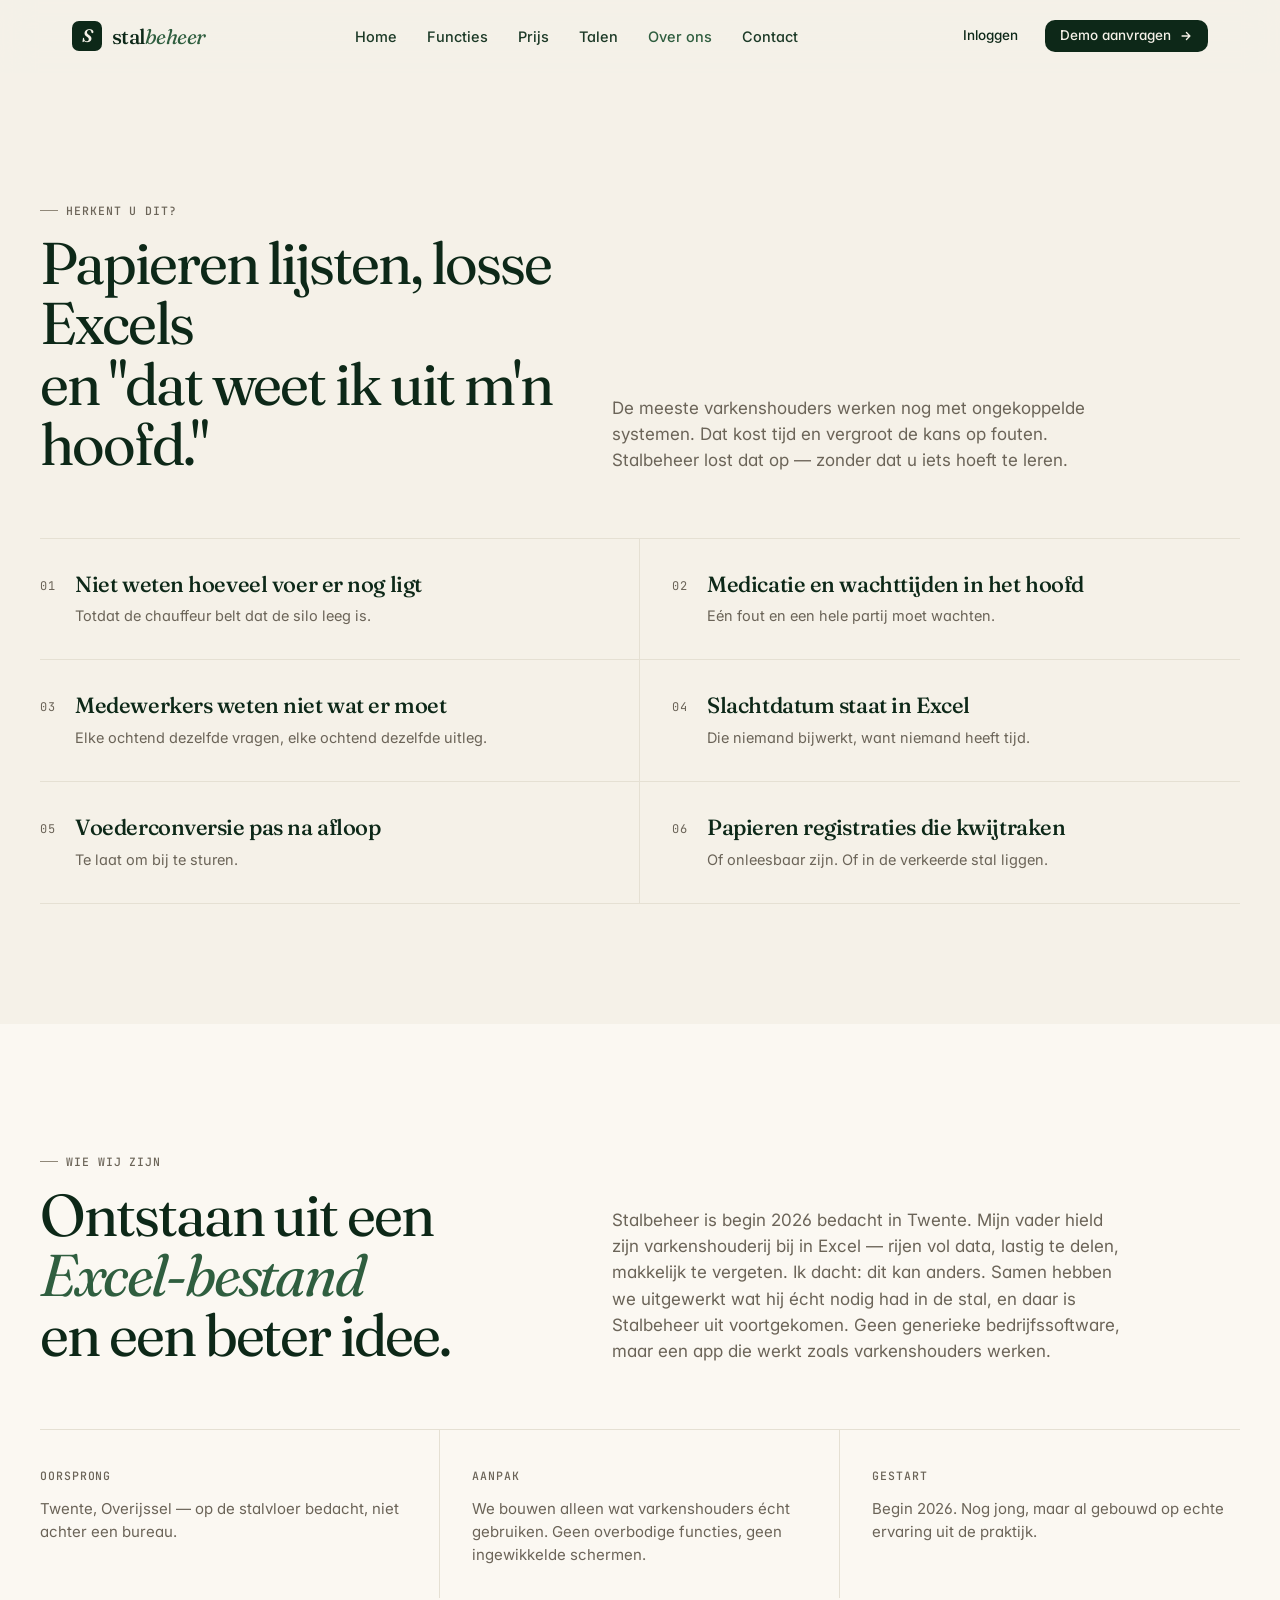
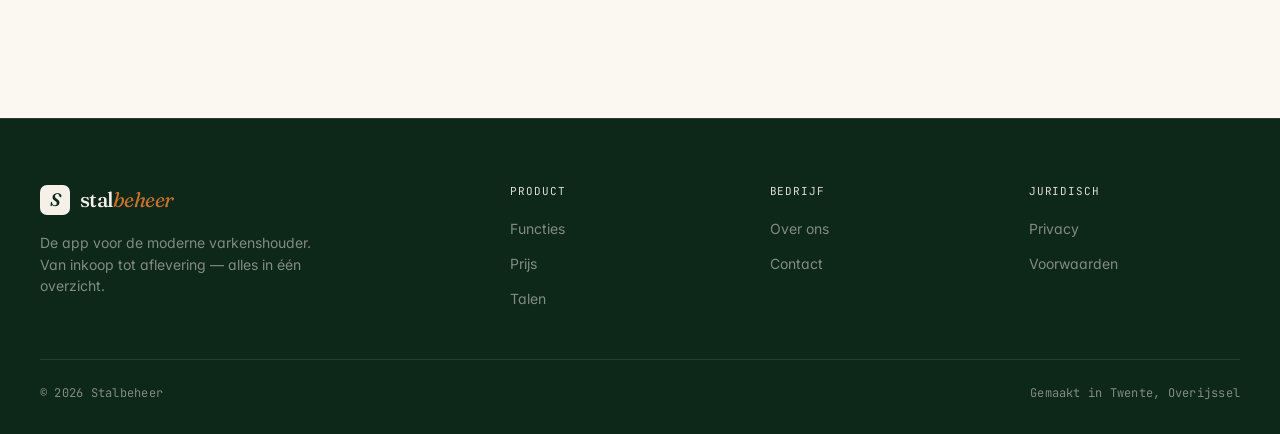
<file: over.html>
<!DOCTYPE html>
<html lang="nl">
<head>
<meta charset="UTF-8">
<meta name="viewport" content="width=device-width,initial-scale=1">
<title>Over Stalbeheer | Varkenshouderij Software uit Twente</title>
<meta name="description" content="Stalbeheer is gemaakt in Twente door een varkenshouderij-family. Geen generieke software — een app die werkt zoals Nederlandse varkenshouders werken.">
<meta name="robots" content="index, follow">
<link rel="canonical" href="https://stalbeheer.com/over.html">
<meta property="og:type" content="website">
<meta property="og:url" content="https://stalbeheer.com/over.html">
<meta property="og:title" content="Over Stalbeheer | Varkenshouderij Software uit Twente">
<meta property="og:description" content="Ontstaan uit een Excel-bestand en een beter idee. Gemaakt voor varkenshouders, in Twente.">
<meta property="og:locale" content="nl_NL">
<link href="https://fonts.googleapis.com/css2?family=Fraunces:ital,opsz,wght@0,9..144,400;0,9..144,500;0,9..144,600;1,9..144,400;1,9..144,500&family=Inter:wght@400;500;600;700&family=JetBrains+Mono:wght@400;500&display=swap" rel="stylesheet">
<link rel="stylesheet" href="styles.css?v=3">
</head>
<body>
<div data-nav></div>

<section class="section">
  <div class="section-inner">
    <div class="section-head">
      <div>
        <div class="eyebrow" data-anim>Herkent u dit?</div>
        <h2 data-anim>Papieren lijsten, losse Excels<br>en "dat weet ik uit m'n hoofd."</h2>
      </div>
      <p class="intro" data-anim>
        De meeste varkenshouders werken nog met ongekoppelde systemen. Dat kost tijd en vergroot de kans op fouten. Stalbeheer lost dat op — zonder dat u iets hoeft te leren.
      </p>
    </div>

    <div class="pains" data-stagger>
      <div class="pain"><span class="pain-num">01</span><div class="pain-body"><h3>Niet weten hoeveel voer er nog ligt</h3><p>Totdat de chauffeur belt dat de silo leeg is.</p></div></div>
      <div class="pain"><span class="pain-num">02</span><div class="pain-body"><h3>Medicatie en wachttijden in het hoofd</h3><p>Eén fout en een hele partij moet wachten.</p></div></div>
      <div class="pain"><span class="pain-num">03</span><div class="pain-body"><h3>Medewerkers weten niet wat er moet</h3><p>Elke ochtend dezelfde vragen, elke ochtend dezelfde uitleg.</p></div></div>
      <div class="pain"><span class="pain-num">04</span><div class="pain-body"><h3>Slachtdatum staat in Excel</h3><p>Die niemand bijwerkt, want niemand heeft tijd.</p></div></div>
      <div class="pain"><span class="pain-num">05</span><div class="pain-body"><h3>Voederconversie pas na afloop</h3><p>Te laat om bij te sturen.</p></div></div>
      <div class="pain"><span class="pain-num">06</span><div class="pain-body"><h3>Papieren registraties die kwijtraken</h3><p>Of onleesbaar zijn. Of in de verkeerde stal liggen.</p></div></div>
    </div>
  </div>
</section>

<section class="section on-paper">
  <div class="section-inner">
    <div class="section-head">
      <div>
        <div class="eyebrow" data-anim>Wie wij zijn</div>
        <h2 data-anim>Ontstaan uit een <em>Excel-bestand</em><br>en een beter idee.</h2>
      </div>
      <p class="intro" data-anim>
        Stalbeheer is begin 2026 bedacht in Twente. Mijn vader hield zijn varkenshouderij bij in Excel — rijen vol data, lastig te delen, makkelijk te vergeten. Ik dacht: dit kan anders. Samen hebben we uitgewerkt wat hij écht nodig had in de stal, en daar is Stalbeheer uit voortgekomen. Geen generieke bedrijfssoftware, maar een app die werkt zoals varkenshouders werken.
      </p>
    </div>

    <div style="display:grid;grid-template-columns:repeat(3,1fr);gap:0;border-top:1px solid var(--line);margin-top:48px" data-stagger>
      <div style="padding:32px 32px 32px 0;border-right:1px solid var(--line)">
        <div class="eyebrow bare" style="margin-bottom:12px">Oorsprong</div>
        <p style="font-size:15px;color:var(--mute);line-height:1.55">Twente, Overijssel — op de stalvloer bedacht, niet achter een bureau.</p>
      </div>
      <div style="padding:32px;border-right:1px solid var(--line)">
        <div class="eyebrow bare" style="margin-bottom:12px">Aanpak</div>
        <p style="font-size:15px;color:var(--mute);line-height:1.55">We bouwen alleen wat varkenshouders écht gebruiken. Geen overbodige functies, geen ingewikkelde schermen.</p>
      </div>
      <div style="padding:32px 0 32px 32px">
        <div class="eyebrow bare" style="margin-bottom:12px">Gestart</div>
        <p style="font-size:15px;color:var(--mute);line-height:1.55">Begin 2026. Nog jong, maar al gebouwd op echte ervaring uit de praktijk.</p>
      </div>
    </div>
  </div>
</section>

<div data-footer></div>
<script src="site.js?v=3"></script>
</body>
</html>
</file>
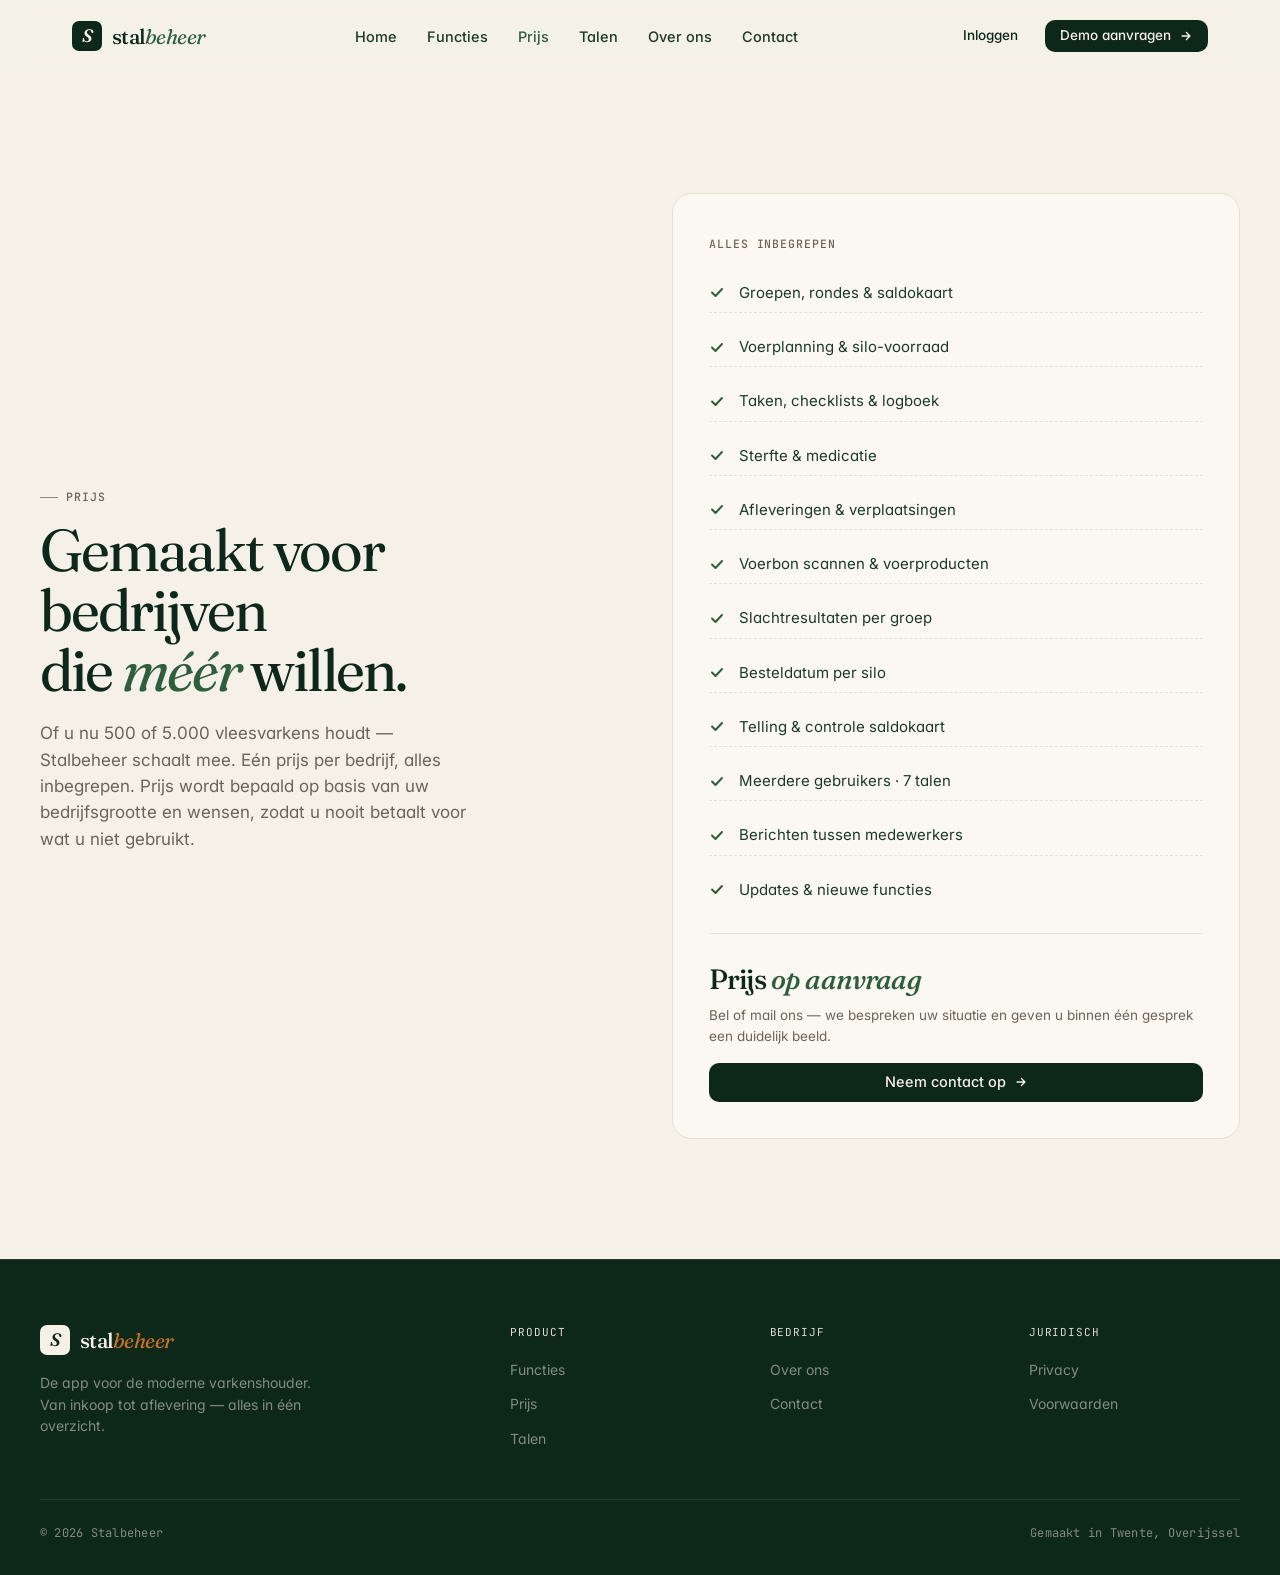
<file: prijs.html>
<!DOCTYPE html>
<html lang="nl">
<head>
<meta charset="UTF-8">
<meta name="viewport" content="width=device-width,initial-scale=1">
<title>Prijs — Stalbeheer | Software voor Varkenshouders</title>
<meta name="description" content="Stalbeheer hanteert één transparante prijs op aanvraag. Alles inbegrepen: voerplanning, taken, groepen, medicatie en 7 talen. Voor varkenshouderijen van elke schaal.">
<meta name="robots" content="index, follow">
<link rel="canonical" href="https://stalbeheer.com/prijs.html">
<meta property="og:type" content="website">
<meta property="og:url" content="https://stalbeheer.com/prijs.html">
<meta property="og:title" content="Prijs — Stalbeheer | Software voor Varkenshouders">
<meta property="og:description" content="Één eerlijke prijs voor de complete varkenshouderij app. Voerplanning, taken, groepen en meer — alles inbegrepen.">
<meta property="og:locale" content="nl_NL">
<link href="https://fonts.googleapis.com/css2?family=Fraunces:ital,opsz,wght@0,9..144,400;0,9..144,500;0,9..144,600;1,9..144,400;1,9..144,500&family=Inter:wght@400;500;600;700&family=JetBrains+Mono:wght@400;500&display=swap" rel="stylesheet">
<link rel="stylesheet" href="styles.css?v=3">
</head>
<body>
<div data-nav></div>

<section class="section">
  <div class="section-inner">
    <div class="pricing">
      <div>
        <div class="eyebrow" data-anim>Prijs</div>
        <h2 data-anim style="font-size:clamp(36px,4.6vw,60px);margin-top:14px;margin-bottom:20px">Gemaakt voor bedrijven<br>die <em>méér</em> willen.</h2>
        <p data-anim style="font-size:17px;color:var(--mute);line-height:1.55;max-width:440px">
          Of u nu 500 of 5.000 vleesvarkens houdt — Stalbeheer schaalt mee. Eén prijs per bedrijf, alles inbegrepen. Prijs wordt bepaald op basis van uw bedrijfsgrootte en wensen, zodat u nooit betaalt voor wat u niet gebruikt.
        </p>
      </div>

      <div class="pricing-inc" data-anim>
        <div class="eyebrow bare" style="margin-bottom:20px">Alles inbegrepen</div>
        <ul class="pricing-list">
          <li><svg><use href="#i-check"/></svg><span>Groepen, rondes &amp; saldokaart</span></li>
          <li><svg><use href="#i-check"/></svg><span>Voerplanning &amp; silo-voorraad</span></li>
          <li><svg><use href="#i-check"/></svg><span>Taken, checklists &amp; logboek</span></li>
          <li><svg><use href="#i-check"/></svg><span>Sterfte &amp; medicatie</span></li>
          <li><svg><use href="#i-check"/></svg><span>Afleveringen &amp; verplaatsingen</span></li>
          <li><svg><use href="#i-check"/></svg><span>Voerbon scannen &amp; voerproducten</span></li>
          <li><svg><use href="#i-check"/></svg><span>Slachtresultaten per groep</span></li>
          <li><svg><use href="#i-check"/></svg><span>Besteldatum per silo</span></li>
          <li><svg><use href="#i-check"/></svg><span>Telling &amp; controle saldokaart</span></li>
          <li><svg><use href="#i-check"/></svg><span>Meerdere gebruikers · 7 talen</span></li>
          <li><svg><use href="#i-check"/></svg><span>Berichten tussen medewerkers</span></li>
          <li><svg><use href="#i-check"/></svg><span>Updates &amp; nieuwe functies</span></li>
        </ul>
        <div class="price-foot">
          <div class="price-foot-v">Prijs <em>op aanvraag</em></div>
          <div class="price-foot-sub">Bel of mail ons — we bespreken uw situatie en geven u binnen één gesprek een duidelijk beeld.</div>
          <a href="contact.html" class="btn btn-primary" style="width:100%;justify-content:center">Neem contact op <svg><use href="#i-arrow"/></svg></a>
        </div>
      </div>
    </div>
  </div>
</section>

<div data-footer></div>
<script src="site.js?v=3"></script>
</body>
</html>
</file>
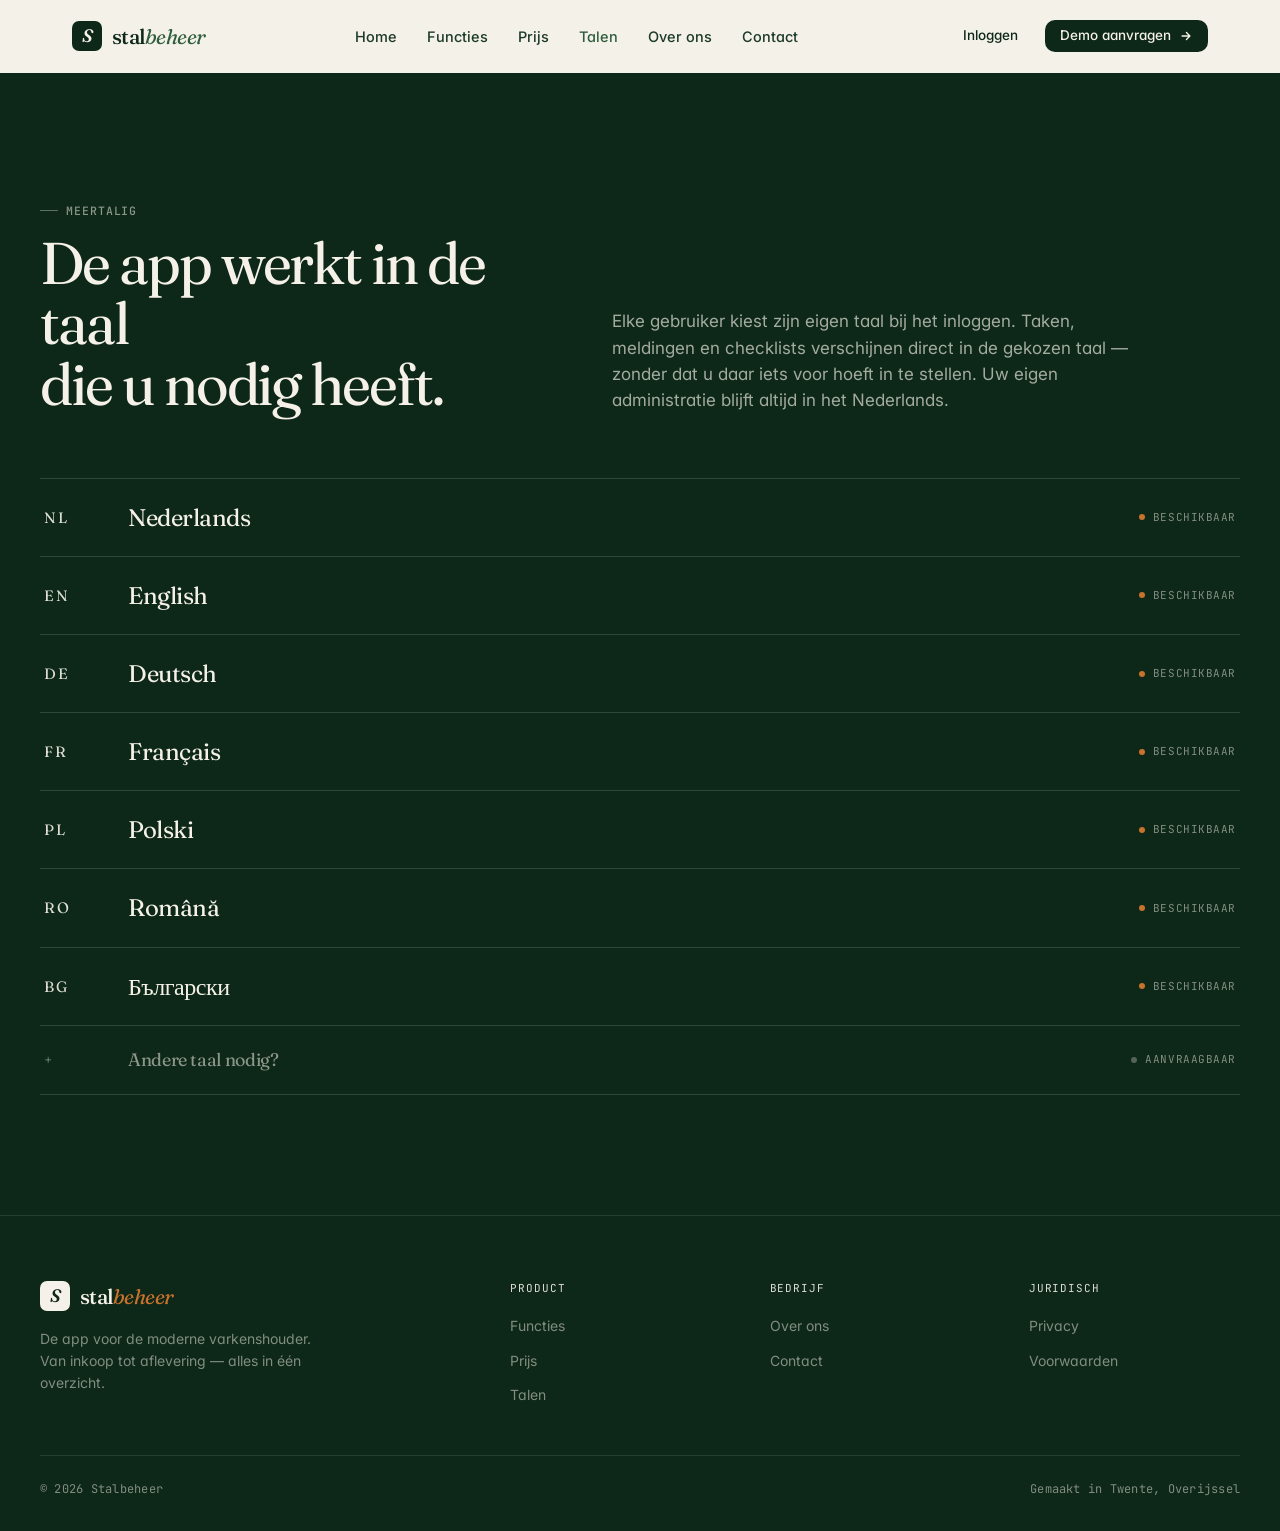
<file: talen.html>
<!DOCTYPE html>
<html lang="nl">
<head>
<meta charset="UTF-8">
<meta name="viewport" content="width=device-width,initial-scale=1">
<title>Talen — Stalbeheer | Meertalige Varkenshouderij App</title>
<meta name="description" content="Stalbeheer werkt in 7 talen: Nederlands, Engels, Duits, Frans, Pools, Roemeens en Bulgaars. Elke medewerker kiest zijn eigen taal — uw administratie blijft altijd Nederlands.">
<meta name="robots" content="index, follow">
<link rel="canonical" href="https://stalbeheer.com/talen.html">
<meta property="og:type" content="website">
<meta property="og:url" content="https://stalbeheer.com/talen.html">
<meta property="og:title" content="Talen — Meertalige Varkenshouderij App | Stalbeheer">
<meta property="og:description" content="Stalbeheer werkt in 7 talen. Elke medewerker werkt in zijn eigen taal — perfect voor internationale stallen.">
<meta property="og:locale" content="nl_NL">
<link href="https://fonts.googleapis.com/css2?family=Fraunces:ital,opsz,wght@0,9..144,400;0,9..144,500;0,9..144,600;1,9..144,400;1,9..144,500&family=Inter:wght@400;500;600;700&family=JetBrains+Mono:wght@400;500&display=swap" rel="stylesheet">
<link rel="stylesheet" href="styles.css?v=3">
</head>
<body>
<div data-nav></div>

<section class="section on-ink" style="padding-top:120px">
  <div class="section-inner">
    <div class="section-head">
      <div>
        <div class="eyebrow" data-anim>Meertalig</div>
        <h2 data-anim>De app werkt in de taal<br>die u nodig heeft.</h2>
      </div>
      <p class="intro" data-anim style="color:rgba(245,241,232,.65)">
        Elke gebruiker kiest zijn eigen taal bij het inloggen. Taken, meldingen en checklists verschijnen direct in de gekozen taal — zonder dat u daar iets voor hoeft in te stellen. Uw eigen administratie blijft altijd in het Nederlands.
      </p>
    </div>

    <div class="lang-list" data-stagger>
      <div class="lang-row"><div class="lang-flag" style="font-size:15px;font-family:var(--display);color:rgba(245,241,232,.9)">NL</div><div class="lang-native">Nederlands</div><div class="lang-status"><span class="lang-dot"></span>Beschikbaar</div></div>
      <div class="lang-row"><div class="lang-flag" style="font-size:15px;font-family:var(--display);color:rgba(245,241,232,.9)">EN</div><div class="lang-native">English</div><div class="lang-status"><span class="lang-dot"></span>Beschikbaar</div></div>
      <div class="lang-row"><div class="lang-flag" style="font-size:15px;font-family:var(--display);color:rgba(245,241,232,.9)">DE</div><div class="lang-native">Deutsch</div><div class="lang-status"><span class="lang-dot"></span>Beschikbaar</div></div>
      <div class="lang-row"><div class="lang-flag" style="font-size:15px;font-family:var(--display);color:rgba(245,241,232,.9)">FR</div><div class="lang-native">Français</div><div class="lang-status"><span class="lang-dot"></span>Beschikbaar</div></div>
      <div class="lang-row"><div class="lang-flag" style="font-size:15px;font-family:var(--display);color:rgba(245,241,232,.9)">PL</div><div class="lang-native">Polski</div><div class="lang-status"><span class="lang-dot"></span>Beschikbaar</div></div>
      <div class="lang-row"><div class="lang-flag" style="font-size:15px;font-family:var(--display);color:rgba(245,241,232,.9)">RO</div><div class="lang-native">Română</div><div class="lang-status"><span class="lang-dot"></span>Beschikbaar</div></div>
      <div class="lang-row"><div class="lang-flag" style="font-size:15px;font-family:var(--display);color:rgba(245,241,232,.9)">BG</div><div class="lang-native">Български</div><div class="lang-status"><span class="lang-dot"></span>Beschikbaar</div></div>
      <div class="lang-row"><div class="lang-flag" style="font-size:15px;font-family:var(--display);color:rgba(245,241,232,.5)">+</div><div class="lang-native" style="font-size:18px;color:rgba(245,241,232,.55)">Andere taal nodig?</div><div class="lang-status"><span class="lang-dot" style="background:rgba(245,241,232,.3)"></span>Aanvraagbaar</div></div>
    </div>
  </div>
</section>

<div data-footer></div>
<script src="site.js?v=3"></script>
</body>
</html>
</file>
<file: styles.css>
/* ============================================================
   STALBEHEER — Premium redesign
   ============================================================ */

:root {
  /* Palette — warm editorial */
  --ink: #0D2818;           /* deep forest, near-black */
  --ink-2: #1C3A27;
  --moss: #2F5E3F;          /* secondary green */
  --moss-soft: #E8EFE8;
  --cream: #F5F1E8;         /* warm off-white background */
  --paper: #FBF8F2;         /* slightly lighter */
  --white: #FFFFFF;
  --line: #E5E0D3;          /* warm hairline */
  --line-2: #D6CFBE;
  --mute: #6B6458;          /* warm muted text */
  --mute-2: #908879;
  --accent: #C8722B;        /* sophisticated amber/burnt */
  --accent-soft: #F5E6D3;
  --danger: #9B2C2C;

  /* Type */
  --display: 'Fraunces', 'Times New Roman', serif;
  --body: 'Inter', -apple-system, sans-serif;
  --mono: 'JetBrains Mono', ui-monospace, monospace;

  /* Scale */
  --r: 10px;
  --r-lg: 18px;
  --maxw: 1200px;
}

*, *::before, *::after { box-sizing: border-box; margin: 0; padding: 0; }
html { font-size: 16px; scroll-behavior: smooth; }
body {
  font-family: var(--body);
  color: var(--ink);
  background: var(--cream);
  line-height: 1.55;
  -webkit-font-smoothing: antialiased;
  font-feature-settings: "ss01", "cv11";
}
img, svg { display: block; max-width: 100%; }
a { color: inherit; text-decoration: none; }
button { font: inherit; cursor: pointer; border: none; background: none; color: inherit; }

/* ── NAV ─────────────────────────────────────────────────── */
.nav {
  position: sticky; top: 0; z-index: 200;
  background: rgba(245,241,232,.82);
  backdrop-filter: blur(16px);
  border-bottom: 1px solid transparent;
  transition: border-color .3s, background .3s;
}
.nav.scrolled {
  border-color: var(--line);
  background: rgba(245,241,232,.94);
}
.nav-inner {
  max-width: var(--maxw); margin: 0 auto; padding: 0 32px;
  height: 72px;
  display: flex; align-items: center; justify-content: space-between; gap: 40px;
}
.logo { display: flex; align-items: center; gap: 10px; }
.logo-mark {
  width: 30px; height: 30px;
  background: var(--ink); border-radius: 7px;
  display: grid; place-items: center;
  color: var(--cream); font-family: var(--display);
  font-size: 18px; font-weight: 600; font-style: italic;
  letter-spacing: -0.03em;
}
.logo-text {
  font-family: var(--display);
  font-size: 21px; font-weight: 500; letter-spacing: -0.025em;
  color: var(--ink);
}
.logo-text em { font-style: italic; color: var(--moss); font-weight: 400; }

.nav-links { display: flex; gap: 2px; list-style: none; }
.nav-links a {
  padding: 8px 14px; border-radius: 8px;
  font-size: 14.5px; font-weight: 500; color: var(--ink-2);
  transition: color .15s, background .15s;
}
.nav-links a:hover { background: rgba(13,40,24,.05); }
.nav-links a.active { color: var(--moss); }

.nav-cta { display: flex; align-items: center; gap: 12px; }

/* ── BUTTONS ─────────────────────────────────────────────── */
.btn {
  display: inline-flex; align-items: center; gap: 8px;
  padding: 11px 18px; border-radius: 10px;
  font-size: 14.5px; font-weight: 500;
  transition: transform .15s, background .15s, box-shadow .15s, border-color .15s;
  line-height: 1; white-space: nowrap;
  border: 1px solid transparent;
}
.btn svg { width: 14px; height: 14px; }
.btn-primary { background: var(--ink); color: var(--cream); }
.btn-primary:hover { background: var(--ink-2); transform: translateY(-1px); box-shadow: 0 8px 20px -8px rgba(13,40,24,.4); }
.btn-secondary { background: transparent; color: var(--ink); border-color: var(--line-2); }
.btn-secondary:hover { border-color: var(--ink); background: var(--paper); }
.btn-ghost { color: var(--ink); padding-left: 4px; padding-right: 4px; }
.btn-ghost:hover { color: var(--moss); }
.btn-lg { padding: 14px 22px; font-size: 15px; }
.btn-sm { padding: 8px 14px; font-size: 13.5px; }

/* ── TYPE ────────────────────────────────────────────────── */
.eyebrow {
  display: inline-flex; align-items: center; gap: 8px;
  font-family: var(--mono);
  font-size: 11.5px; font-weight: 500;
  letter-spacing: 0.08em; text-transform: uppercase;
  color: var(--mute);
}
.eyebrow::before {
  content: ''; display: block; width: 18px; height: 1px; background: var(--mute-2);
}
.eyebrow.bare::before { display: none; }

h1, h2, h3, .display {
  font-family: var(--display);
  font-weight: 400;
  letter-spacing: -0.035em;
  line-height: 1.02;
  color: var(--ink);
}
h1 em, h2 em, .display em { font-style: italic; font-weight: 400; color: var(--moss); }

/* ── HERO BASE ──────────────────────────────────────────── */
.hero {
  padding: 56px 32px 0;
  position: relative;
  overflow: hidden;
}
.hero-inner { max-width: var(--maxw); margin: 0 auto; }

/* Hero v1 — Editorial split with phone mockup */
.hero-v1 .hero-grid {
  display: grid;
  grid-template-columns: 1.05fr .95fr;
  gap: 56px;
  align-items: center;
  min-height: min(78vh, 780px);
  padding-bottom: 72px;
}
.hero-v1 h1 {
  font-size: clamp(46px, 6.6vw, 88px);
  margin-top: 24px;
  margin-bottom: 28px;
}
.hero-v1 .hero-sub {
  font-size: 18px;
  color: var(--mute);
  max-width: 480px;
  line-height: 1.55;
  margin-bottom: 36px;
}
.hero-cta-row { display: flex; gap: 10px; flex-wrap: wrap; }
.hero-meta-row {
  display: flex; align-items: center; gap: 20px; flex-wrap: wrap;
  margin-top: 28px;
  font-size: 13px; color: var(--mute);
}
.hero-meta-row .dot { width: 3px; height: 3px; border-radius: 50%; background: var(--mute-2); }

/* Hero v2 — Editorial centered, product below */
.hero-v2 { padding-top: 72px; padding-bottom: 0; }
.hero-v2 .hero-grid {
  max-width: 900px; margin: 0 auto;
  text-align: center;
}
.hero-v2 h1 {
  font-size: clamp(52px, 8vw, 108px);
  margin: 28px auto 28px;
  max-width: 900px;
}
.hero-v2 .eyebrow { justify-content: center; }
.hero-v2 .hero-sub {
  font-size: 19px; color: var(--mute);
  max-width: 620px; margin: 0 auto 32px; line-height: 1.55;
}
.hero-v2 .hero-cta-row { justify-content: center; }
.hero-v2 .hero-meta-row { justify-content: center; }
.hero-v2 .hero-product-wrap {
  margin-top: 72px;
  position: relative;
  padding: 0 0 0;
}

/* Hero v3 — Data-dense asymmetric */
.hero-v3 { padding-top: 48px; padding-bottom: 0; }
.hero-v3 .hero-grid {
  display: grid;
  grid-template-columns: 1fr 1fr;
  gap: 48px;
  align-items: end;
  padding-bottom: 48px;
  border-bottom: 1px solid var(--line);
}
.hero-v3 h1 {
  font-size: clamp(44px, 6.2vw, 84px);
  margin-top: 16px;
  margin-bottom: 24px;
}
.hero-v3 .hero-sub {
  font-size: 17px; color: var(--mute); line-height: 1.55;
  max-width: 440px; margin-bottom: 24px;
}
.hero-v3 .number-strip {
  display: grid; grid-template-columns: repeat(2, 1fr); gap: 0;
  align-self: end;
}
.hero-v3 .number-cell {
  padding: 20px 24px;
  border-left: 1px solid var(--line);
  display: flex; flex-direction: column; gap: 6px;
}
.hero-v3 .number-val {
  font-family: var(--display);
  font-size: 44px; letter-spacing: -0.04em; line-height: 1;
  color: var(--ink);
}
.hero-v3 .number-val em { font-style: italic; color: var(--moss); }
.hero-v3 .number-lbl {
  font-family: var(--mono); font-size: 11px; letter-spacing: 0.06em;
  text-transform: uppercase; color: var(--mute);
}

/* Hero product showcase (below hero v2/v3) */
.product-showcase {
  max-width: var(--maxw); margin: 0 auto;
  padding: 56px 32px 0;
  position: relative;
}
.product-stage {
  background: linear-gradient(180deg, var(--paper) 0%, rgba(245,230,211,.35) 100%);
  border: 1px solid var(--line);
  border-radius: 20px;
  padding: 64px 48px 0;
  position: relative;
  overflow: hidden;
}
.product-stage::before {
  content: ''; position: absolute; inset: 0;
  background-image:
    radial-gradient(circle at 15% 30%, rgba(47,94,63,.05) 0%, transparent 40%),
    radial-gradient(circle at 85% 70%, rgba(200,114,43,.05) 0%, transparent 40%);
  pointer-events: none;
}
.product-stage-inner {
  position: relative;
  display: flex; align-items: flex-end; justify-content: center; gap: 40px;
}

/* ── PHONE MOCKUP ────────────────────────────────────────── */
.phone {
  width: 320px;
  background: #0E1B13;
  border-radius: 44px;
  padding: 10px;
  box-shadow: 0 40px 80px -30px rgba(13,40,24,.35), 0 16px 40px -16px rgba(13,40,24,.2);
  position: relative;
  flex-shrink: 0;
}
.phone-screen {
  background: var(--cream);
  border-radius: 34px;
  overflow: hidden;
  aspect-ratio: 9 / 19;
  display: flex; flex-direction: column;
  font-size: 12px;
}
.phone-notch {
  position: absolute;
  top: 18px; left: 50%; transform: translateX(-50%);
  width: 90px; height: 26px;
  background: #0E1B13;
  border-radius: 20px;
  z-index: 2;
}
.ph-status {
  display: flex; justify-content: space-between;
  padding: 12px 22px 6px;
  font-size: 11.5px; font-weight: 600;
  color: var(--ink);
}
.ph-status-right { display: flex; gap: 4px; align-items: center; }
.ph-status-right svg { width: 14px; height: 14px; }

.ph-header {
  padding: 8px 18px 12px;
  display: flex; align-items: center; justify-content: space-between;
}
.ph-h-title { font-family: var(--display); font-size: 20px; letter-spacing: -0.02em; font-weight: 500; }
.ph-h-sub { font-size: 10.5px; color: var(--mute); margin-top: 1px; }
.ph-logo {
  width: 28px; height: 28px; border-radius: 7px;
  background: var(--ink); color: var(--cream);
  display: grid; place-items: center;
  font-family: var(--display); font-style: italic; font-size: 15px; font-weight: 600;
}

.ph-body {
  flex: 1;
  padding: 6px 14px 12px;
  display: flex; flex-direction: column; gap: 10px;
  overflow: hidden;
}
.ph-alert {
  background: #FDECEA; border: 1px solid #F1C1BD;
  border-radius: 12px;
  padding: 10px 12px;
  display: flex; gap: 10px; align-items: flex-start;
}
.ph-alert-icon {
  width: 26px; height: 26px; border-radius: 50%;
  background: var(--danger); color: white;
  display: grid; place-items: center; flex-shrink: 0;
}
.ph-alert-icon svg { width: 13px; height: 13px; }
.ph-alert-title { font-size: 12px; font-weight: 600; color: var(--danger); }
.ph-alert-sub { font-size: 10.5px; color: #7A3635; margin-top: 2px; line-height: 1.35; }

.ph-stats { display: grid; grid-template-columns: repeat(3,1fr); gap: 6px; }
.ph-stat {
  background: white; border: 1px solid var(--line);
  border-radius: 12px; padding: 10px 8px; text-align: center;
}
.ph-stat-v { font-family: var(--display); font-size: 20px; letter-spacing: -0.03em; color: var(--ink); font-weight: 500; }
.ph-stat-l { font-size: 9.5px; color: var(--mute); margin-top: 1px; letter-spacing: 0.02em; }

.ph-card {
  background: white; border: 1px solid var(--line);
  border-radius: 14px; padding: 12px 14px;
}
.ph-card-title {
  font-family: var(--mono); font-size: 10px; font-weight: 500;
  letter-spacing: 0.08em; text-transform: uppercase; color: var(--mute);
  margin-bottom: 10px;
}
.ph-task { display: flex; gap: 10px; align-items: center; padding: 6px 0; }
.ph-task + .ph-task { border-top: 1px solid var(--line); }
.ph-check {
  width: 18px; height: 18px; border-radius: 50%;
  border: 1.5px solid var(--line-2);
  flex-shrink: 0;
  display: grid; place-items: center;
}
.ph-check.done { background: var(--moss); border-color: var(--moss); color: white; }
.ph-check.done svg { width: 10px; height: 10px; }
.ph-task-title { font-size: 11.5px; font-weight: 500; }
.ph-task-title.done { text-decoration: line-through; color: var(--mute); }
.ph-task-meta { font-size: 10px; color: var(--mute); margin-top: 1px; }

.ph-bottom {
  height: 54px;
  background: white;
  border-top: 1px solid var(--line);
  display: grid; grid-template-columns: repeat(4, 1fr);
  align-items: center;
}
.ph-nav-item {
  display: flex; flex-direction: column; align-items: center; gap: 2px;
  font-size: 9px; color: var(--mute);
}
.ph-nav-item.active { color: var(--moss); }
.ph-nav-item svg { width: 18px; height: 18px; }

/* Secondary phone / floating cards */
.hero-sidecards {
  display: flex; flex-direction: column; gap: 16px;
  width: 300px;
  padding-bottom: 80px;
}
.side-card {
  background: white;
  border: 1px solid var(--line);
  border-radius: 16px;
  padding: 18px 20px;
  box-shadow: 0 12px 30px -18px rgba(13,40,24,.15);
}
.side-card-label {
  font-family: var(--mono); font-size: 10.5px; letter-spacing: 0.08em;
  text-transform: uppercase; color: var(--mute); margin-bottom: 10px;
}
.side-card-v {
  font-family: var(--display); font-size: 32px;
  letter-spacing: -0.03em; color: var(--ink); font-weight: 500;
}
.side-card-v em { font-style: italic; color: var(--moss); }
.side-card-sub { font-size: 13px; color: var(--mute); margin-top: 6px; }

.silo-mini { display: flex; flex-direction: column; gap: 12px; }
.silo-row { display: flex; flex-direction: column; gap: 5px; }
.silo-row-top { display: flex; justify-content: space-between; align-items: baseline; }
.silo-name { font-size: 13px; font-weight: 500; color: var(--ink); }
.silo-days { font-family: var(--mono); font-size: 11px; color: var(--mute); }
.silo-bar { height: 5px; border-radius: 99px; background: var(--line); overflow: hidden; }
.silo-bar-fill { height: 100%; border-radius: 99px; }
.silo-bar-fill.ok { background: var(--moss); }
.silo-bar-fill.warn { background: var(--accent); }
.silo-bar-fill.crit { background: var(--danger); }

/* Hero v1 right side */
.hero-v1 .hero-product {
  display: flex; justify-content: center; align-items: center;
  gap: 20px;
  position: relative;
}
.hero-v1 .hero-product .phone {
  transform: translateY(0);
}
.hero-v1 .hero-product .hero-sidecards {
  padding-bottom: 0; width: 240px;
}

/* ── MARQUEE / LOGO STRIP ────────────────────────────────── */
.trust-strip {
  padding: 56px 32px 64px;
  border-top: 1px solid var(--line);
  margin-top: 72px;
}
.trust-inner {
  max-width: var(--maxw); margin: 0 auto;
  display: flex; flex-direction: column; gap: 28px; align-items: center;
}
.trust-label {
  font-family: var(--mono); font-size: 11.5px; letter-spacing: 0.1em;
  text-transform: uppercase; color: var(--mute);
  text-align: center;
}
.trust-logos {
  display: flex; justify-content: space-between; width: 100%; flex-wrap: wrap; gap: 40px;
  align-items: center;
}
.trust-logo {
  font-family: var(--display); font-size: 20px; color: var(--mute-2);
  font-weight: 500; letter-spacing: -0.01em;
  opacity: .75;
}
.trust-logo.sans { font-family: var(--body); font-weight: 600; font-size: 18px; letter-spacing: -0.03em; }

/* ── SECTION FRAMEWORK ──────────────────────────────────── */
.section { padding: 120px 32px; }
.section.tight { padding: 80px 32px; }
.section-inner { max-width: var(--maxw); margin: 0 auto; }
.section.on-paper { background: var(--paper); }
.section.on-ink { background: var(--ink); color: var(--cream); }
.section.on-ink h2, .section.on-ink h3 { color: var(--cream); }
.section.on-ink .eyebrow { color: rgba(245,241,232,.55); }
.section.on-ink .eyebrow::before { background: rgba(245,241,232,.35); }

.section-head {
  display: grid; grid-template-columns: 1fr 1.2fr; gap: 48px;
  margin-bottom: 64px; align-items: end;
}
.section-head h2 {
  font-size: clamp(36px, 4.6vw, 60px);
  margin-top: 14px;
}
.section-head .intro {
  font-size: 17px; color: var(--mute); max-width: 520px; line-height: 1.55;
}
.section-head.center {
  grid-template-columns: 1fr; text-align: center; max-width: 780px; margin-left: auto; margin-right: auto;
}
.section-head.center .intro { margin-left: auto; margin-right: auto; }
.section-head.center .eyebrow { justify-content: center; }

/* ── PAIN POINTS (narrative) ────────────────────────────── */
.pains {
  display: grid; grid-template-columns: repeat(2, 1fr); gap: 0;
  border-top: 1px solid var(--line);
}
.pain {
  padding: 32px 8px 32px 0;
  border-bottom: 1px solid var(--line);
  display: grid; grid-template-columns: auto 1fr; gap: 20px;
  align-items: start;
}
.pain:nth-child(odd) { padding-right: 32px; border-right: 1px solid var(--line); }
.pain:nth-child(even) { padding-left: 32px; }
.pain-num {
  font-family: var(--mono);
  font-size: 12px; color: var(--mute);
  letter-spacing: 0.05em;
  padding-top: 6px;
}
.pain-body h3 {
  font-family: var(--display); font-size: 22px; font-weight: 500;
  letter-spacing: -0.02em; line-height: 1.2;
  margin-bottom: 8px;
}
.pain-body p { font-size: 14.5px; color: var(--mute); line-height: 1.55; }

/* ── FEATURES (alternating) ─────────────────────────────── */
.feature-grid {
  display: grid; grid-template-columns: repeat(12, 1fr); gap: 24px;
}
.feat {
  grid-column: span 4;
  background: var(--paper);
  border: 1px solid var(--line);
  border-radius: 16px;
  padding: 28px;
  display: flex; flex-direction: column; gap: 14px;
  transition: border-color .2s, transform .2s;
}
.feat:hover { border-color: var(--ink); transform: translateY(-2px); }
.feat.wide { grid-column: span 8; }
.feat.tall { grid-row: span 2; }
.feat-icon {
  width: 38px; height: 38px; border-radius: 9px;
  background: var(--moss-soft); color: var(--moss);
  display: grid; place-items: center;
}
.feat-icon svg { width: 20px; height: 20px; stroke: currentColor; stroke-width: 1.6; fill: none; }
.feat h3 {
  font-family: var(--display); font-size: 24px; font-weight: 500;
  letter-spacing: -0.025em; line-height: 1.15;
}
.feat p { font-size: 14.5px; color: var(--mute); line-height: 1.55; }

.feat-visual {
  margin-top: 6px;
  background: white;
  border: 1px solid var(--line);
  border-radius: 10px;
  padding: 14px;
  min-height: 140px;
  display: flex; flex-direction: column; justify-content: center;
}

/* ── NIEUW (extra kaartbreedtes + mini-visuals) ─────────── */
.feat.half { grid-column: span 6; }
.feat.kwart { grid-column: span 3; }
a.feat { color: inherit; text-decoration: none; }
.feat .feat-more { margin-top: auto; font-size: 13px; font-weight: 600; color: var(--moss); display: inline-flex; align-items: center; gap: 6px; }
.feat .feat-more svg { width: 14px; height: 14px; }
.badge-nieuw { display: inline-block; font-family: var(--mono); font-size: 10px; letter-spacing: .08em; text-transform: uppercase; color: var(--accent); background: var(--accent-soft); padding: 3px 8px; border-radius: 99px; align-self: flex-start; }
.mini-bon { display: flex; flex-direction: column; gap: 8px; }
.mini-bon-kop { display: flex; justify-content: space-between; font-family: var(--mono); font-size: 11px; color: var(--mute); padding-bottom: 8px; border-bottom: 1px dashed var(--line-2); }
.mini-bon-regel { display: grid; grid-template-columns: 34px 1fr auto; gap: 10px; align-items: center; font-size: 13px; }
.mini-bon-regel .silo { font-family: var(--mono); font-size: 11px; font-weight: 500; background: var(--moss-soft); color: var(--moss); border-radius: 5px; text-align: center; padding: 2px 0; }
.mini-bon-regel .kg { font-family: var(--mono); font-size: 12px; }
.mini-bon-ok { font-size: 12px; color: var(--moss); display: flex; align-items: center; gap: 6px; margin-top: 2px; }
.mini-bon-ok svg { width: 13px; height: 13px; }
.mini-kpis { display: grid; grid-template-columns: repeat(4, 1fr); gap: 14px; }
.mini-kpis .v { font-family: var(--display); font-size: 24px; letter-spacing: -.03em; }
.mini-kpis .v small { color: var(--mute); font-size: 14px; }
.mini-kpis .l { font-family: var(--mono); font-size: 10px; text-transform: uppercase; color: var(--mute); letter-spacing: .06em; margin-top: 2px; }
.kw-balk { display: flex; height: 8px; border-radius: 99px; overflow: hidden; margin: 14px 0 8px; background: var(--line); }
.kw-leg { display: flex; gap: 14px; flex-wrap: wrap; font-size: 12px; color: var(--mute); }
.kw-leg i { display: inline-block; width: 8px; height: 8px; border-radius: 2px; margin-right: 5px; }
.mini-wijz { font-family: var(--mono); font-size: 12px; color: var(--accent); line-height: 1.7; }
@media (max-width: 1100px) { .feat.kwart { grid-column: span 6; } }

/* ── STEPS ──────────────────────────────────────────────── */
.steps-grid {
  display: grid; grid-template-columns: repeat(3, 1fr); gap: 48px;
  counter-reset: step;
}
.step-item {
  display: flex; flex-direction: column; gap: 16px;
  padding-top: 24px;
  border-top: 2px solid var(--ink);
  position: relative;
}
.step-item::before {
  counter-increment: step;
  content: "0" counter(step);
  font-family: var(--mono); font-size: 12px; font-weight: 500;
  letter-spacing: 0.05em; color: var(--mute);
}
.step-item h3 {
  font-family: var(--display); font-size: 28px; font-weight: 500;
  letter-spacing: -0.02em; line-height: 1.15;
}
.step-item p { font-size: 15px; color: var(--mute); line-height: 1.55; }

/* ── PRICING TEASER ─────────────────────────────────────── */
.pricing {
  display: grid; grid-template-columns: 1fr 1fr; gap: 64px;
  align-items: center;
}
.pricing-inc {
  background: var(--paper);
  border: 1px solid var(--line);
  border-radius: 20px;
  padding: 36px;
}
.pricing-list { list-style: none; display: flex; flex-direction: column; gap: 14px; }
.pricing-list li {
  display: grid; grid-template-columns: 18px 1fr; gap: 12px;
  align-items: center;
  font-size: 15px; color: var(--ink-2);
  padding: 8px 0;
  border-bottom: 1px dashed var(--line);
}
.pricing-list li:last-child { border-bottom: none; }
.pricing-list svg { width: 16px; height: 16px; color: var(--moss); }
.price-foot {
  margin-top: 24px; padding-top: 24px;
  border-top: 1px solid var(--line);
}
.price-foot-v {
  font-family: var(--display); font-size: 28px; font-weight: 500;
  letter-spacing: -0.03em;
}
.price-foot-v em { font-style: italic; color: var(--moss); }
.price-foot-sub { font-size: 13.5px; color: var(--mute); margin-top: 4px; margin-bottom: 16px; }

/* ── LANGUAGES ──────────────────────────────────────────── */
.lang-list {
  display: flex; flex-direction: column; gap: 0;
  border-top: 1px solid rgba(245,241,232,.15);
}
.lang-row {
  display: grid; grid-template-columns: 60px 1fr auto; gap: 24px;
  align-items: center;
  padding: 20px 4px;
  border-bottom: 1px solid rgba(245,241,232,.15);
}
.lang-flag {
  font-family: var(--mono);
  font-size: 11px; letter-spacing: 0.1em;
  color: rgba(245,241,232,.5); text-transform: uppercase;
}
.lang-native {
  font-family: var(--display);
  font-size: 24px; font-weight: 400; letter-spacing: -0.02em;
}
.lang-en { font-size: 14px; color: rgba(245,241,232,.55); }
.lang-status {
  font-family: var(--mono); font-size: 11px;
  color: rgba(245,241,232,.5); letter-spacing: 0.05em;
  text-transform: uppercase;
  display: flex; align-items: center; gap: 8px;
}
.lang-dot { width: 6px; height: 6px; border-radius: 50%; background: var(--accent); }

/* ── CTA FINAL ──────────────────────────────────────────── */
.final-cta {
  background: var(--ink); color: var(--cream);
  padding: 120px 32px;
  text-align: center;
  position: relative;
  overflow: hidden;
}
.final-cta::before {
  content: ''; position: absolute; inset: 0;
  background-image:
    radial-gradient(ellipse at 50% 100%, rgba(200,114,43,.12) 0%, transparent 60%);
}
.final-cta-inner { max-width: 720px; margin: 0 auto; position: relative; }
.final-cta h2 {
  font-size: clamp(44px, 6vw, 84px);
  color: var(--cream);
  margin-bottom: 24px;
}
.final-cta p { font-size: 18px; color: rgba(245,241,232,.65); margin-bottom: 40px; line-height: 1.55; }
.final-cta .btn-primary { background: var(--cream); color: var(--ink); }
.final-cta .btn-primary:hover { background: white; }
.final-cta .btn-secondary { color: var(--cream); border-color: rgba(245,241,232,.25); }
.final-cta .btn-secondary:hover { border-color: var(--cream); background: rgba(245,241,232,.06); }

/* ── FOOTER ─────────────────────────────────────────────── */
footer {
  background: var(--ink);
  color: rgba(245,241,232,.5);
  padding: 64px 32px 32px;
  border-top: 1px solid rgba(245,241,232,.1);
}
.footer-inner { max-width: var(--maxw); margin: 0 auto; }
.footer-top {
  display: grid; grid-template-columns: 2fr 1fr 1fr 1fr; gap: 48px;
  padding-bottom: 48px;
  border-bottom: 1px solid rgba(245,241,232,.1);
}
.footer-top .logo-mark { background: var(--cream); color: var(--ink); }
.footer-top .logo-text { color: var(--cream); }
.footer-top .logo-text em { color: var(--accent); }
.footer-desc { font-size: 14px; max-width: 280px; margin-top: 16px; line-height: 1.55; }
.footer-col-title {
  font-family: var(--mono); font-size: 11px; letter-spacing: 0.08em;
  text-transform: uppercase; color: rgba(245,241,232,.9); margin-bottom: 16px;
}
.footer-col ul { list-style: none; display: flex; flex-direction: column; gap: 10px; }
.footer-col a { font-size: 14px; transition: color .15s; }
.footer-col a:hover { color: var(--cream); }
.footer-bot {
  display: flex; justify-content: space-between; align-items: center;
  padding-top: 24px;
  font-size: 12px; font-family: var(--mono); letter-spacing: 0.02em;
}

/* ── TWEAKS PANEL ───────────────────────────────────────── */
.tweaks-panel {
  position: fixed; bottom: 24px; right: 24px; z-index: 500;
  background: var(--ink); color: var(--cream);
  border-radius: 16px;
  padding: 18px 20px;
  box-shadow: 0 24px 60px -20px rgba(13,40,24,.5);
  display: none;
  flex-direction: column; gap: 12px;
  min-width: 240px;
  font-size: 13px;
}
.tweaks-panel.open { display: flex; }
.tweaks-title {
  font-family: var(--mono); font-size: 11px; letter-spacing: 0.1em;
  text-transform: uppercase; color: rgba(245,241,232,.6);
  display: flex; justify-content: space-between; align-items: center;
}
.tw-group { display: flex; flex-direction: column; gap: 6px; }
.tw-label { font-size: 11px; color: rgba(245,241,232,.6); }
.tw-options { display: flex; gap: 4px; }
.tw-btn {
  flex: 1; padding: 7px 10px; border-radius: 7px;
  background: rgba(245,241,232,.08); color: var(--cream);
  font-size: 12px; font-weight: 500;
  transition: background .15s;
}
.tw-btn:hover { background: rgba(245,241,232,.15); }
.tw-btn.active { background: var(--accent); color: var(--ink); }

/* ── ANIMATIONS ─────────────────────────────────────────── */
[data-anim] {
  opacity: 0;
  transform: translateY(20px);
  transition: opacity .8s cubic-bezier(.16,1,.3,1), transform .8s cubic-bezier(.16,1,.3,1);
  transition-delay: calc(var(--i, 0) * 0.07s);
}
[data-anim].in {
  opacity: 1; transform: none;
}

/* Hero content: visible by default. Animation is progressive enhancement, applied via JS. */
.hero [data-anim] {
  opacity: 1;
  transform: none;
}
.hero [data-anim].hero-in {
  animation: heroFadeUp .85s cubic-bezier(.16,1,.3,1);
  animation-delay: calc(var(--i, 0) * 0.08s);
}
@keyframes heroFadeUp {
  from { opacity: 0; transform: translateY(16px); }
  to { opacity: 1; transform: none; }
}

@media (prefers-reduced-motion: reduce) {
  *, *::before, *::after { animation: none !important; transition: none !important; }
  [data-anim] { opacity: 1; transform: none; }
}

/* ── RESPONSIVE ─────────────────────────────────────────── */
@media (max-width: 960px) {
  .nav-links { display: none; }
  .nav-cta .btn:not(:last-child) { display: none; }
  .hero-v1 .hero-grid,
  .hero-v3 .hero-grid { grid-template-columns: 1fr; gap: 48px; }
  .hero-v1 .hero-product { flex-direction: column; }
  .hero-v1 .hero-product .hero-sidecards { width: 100%; max-width: 320px; }
  .section-head { grid-template-columns: 1fr; gap: 24px; }
  .pains { grid-template-columns: 1fr; }
  .pain:nth-child(odd) { padding-right: 0; border-right: none; }
  .pain:nth-child(even) { padding-left: 0; }
  .feat, .feat.wide, .feat.half, .feat.kwart { grid-column: span 12; }
  .mini-kpis { grid-template-columns: repeat(2, 1fr); }
  .steps-grid { grid-template-columns: 1fr; }
  .pricing { grid-template-columns: 1fr; gap: 32px; }
  .lang-row { grid-template-columns: 50px 1fr auto; }
  .lang-en { display: none; }
  .footer-top { grid-template-columns: 1fr 1fr; gap: 32px; }
  .section { padding: 80px 24px; }
  .hero { padding: 32px 24px 0; }
  .product-showcase { padding: 40px 24px 0; }
  .product-stage { padding: 32px 16px 0; }
}

@media (max-width: 560px) {
  .nav-inner { padding: 0 20px; }
  .hero-v2 h1 { font-size: clamp(40px, 12vw, 60px); }
  .hero-v1 h1, .hero-v3 h1 { font-size: clamp(36px, 10vw, 52px); }
  .phone { width: 280px; }
  .footer-top { grid-template-columns: 1fr; }
  .footer-bot { flex-direction: column; gap: 12px; }
}
</file>
